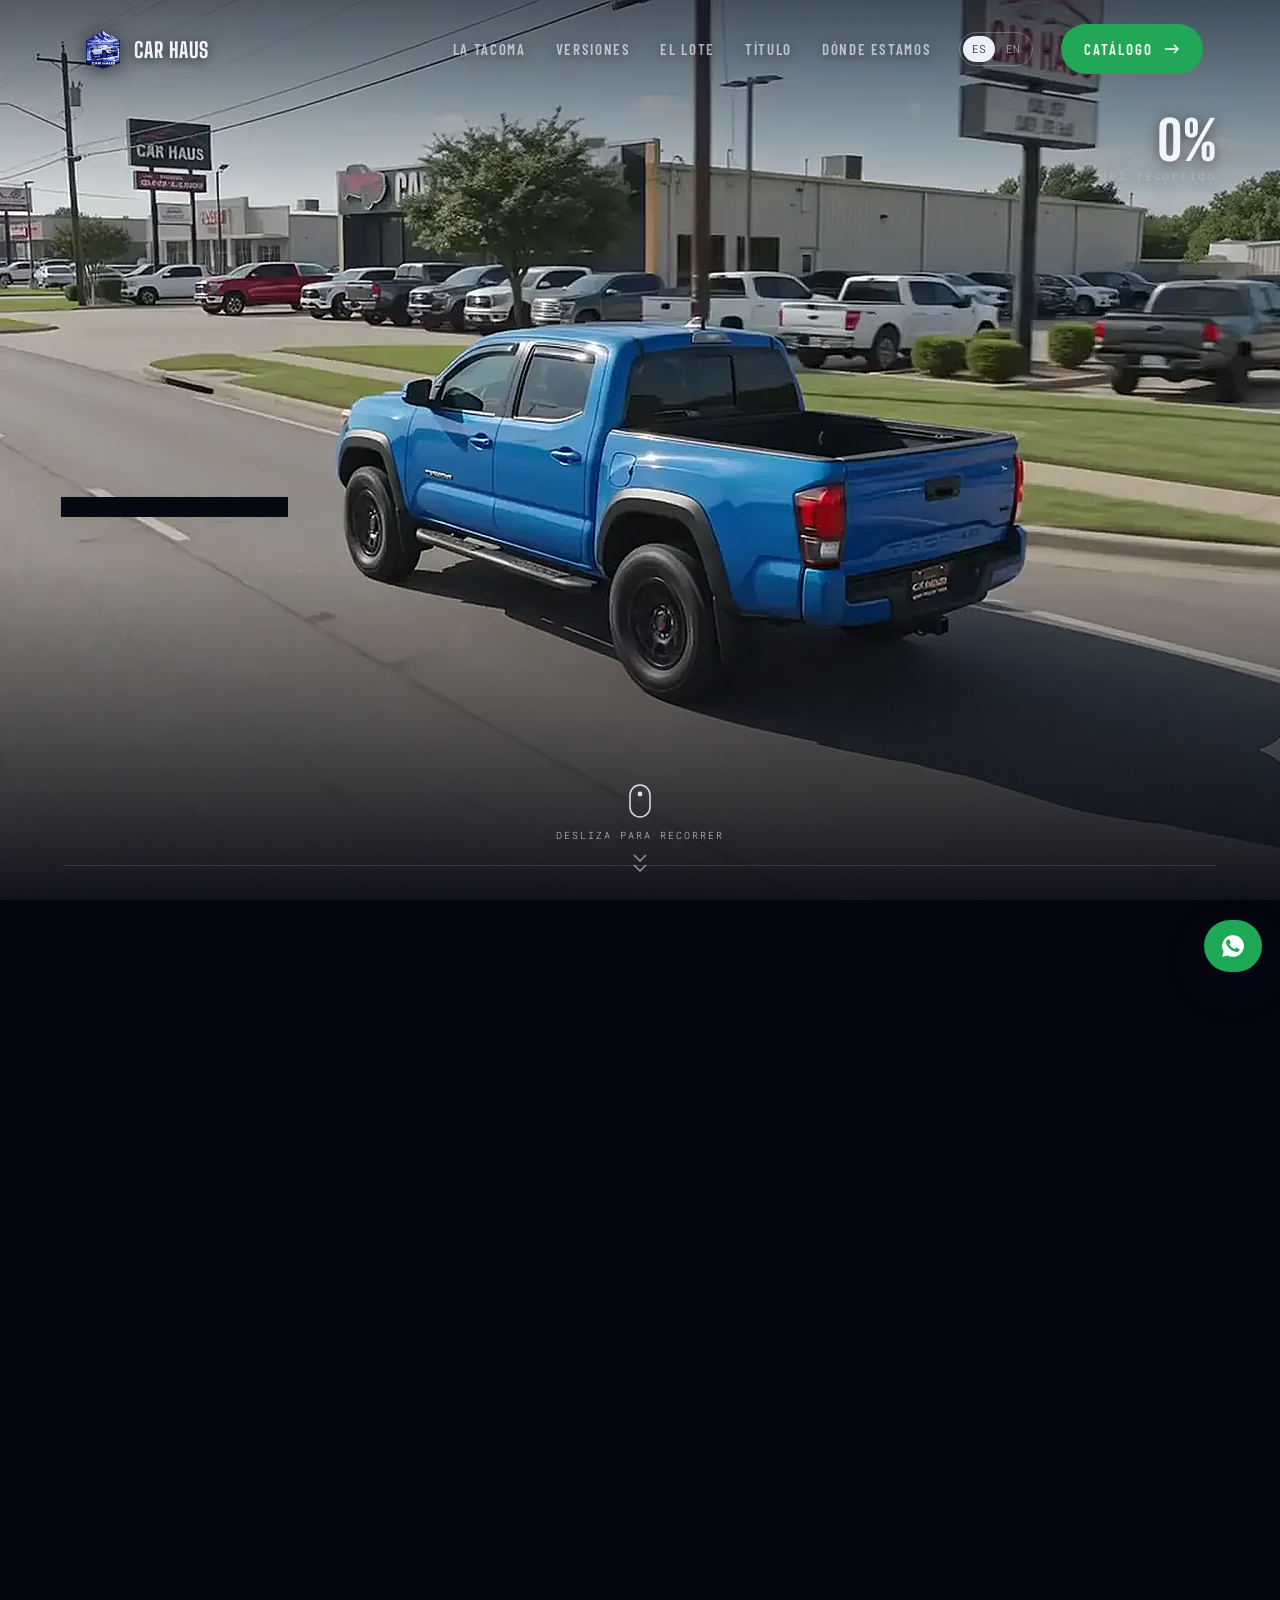
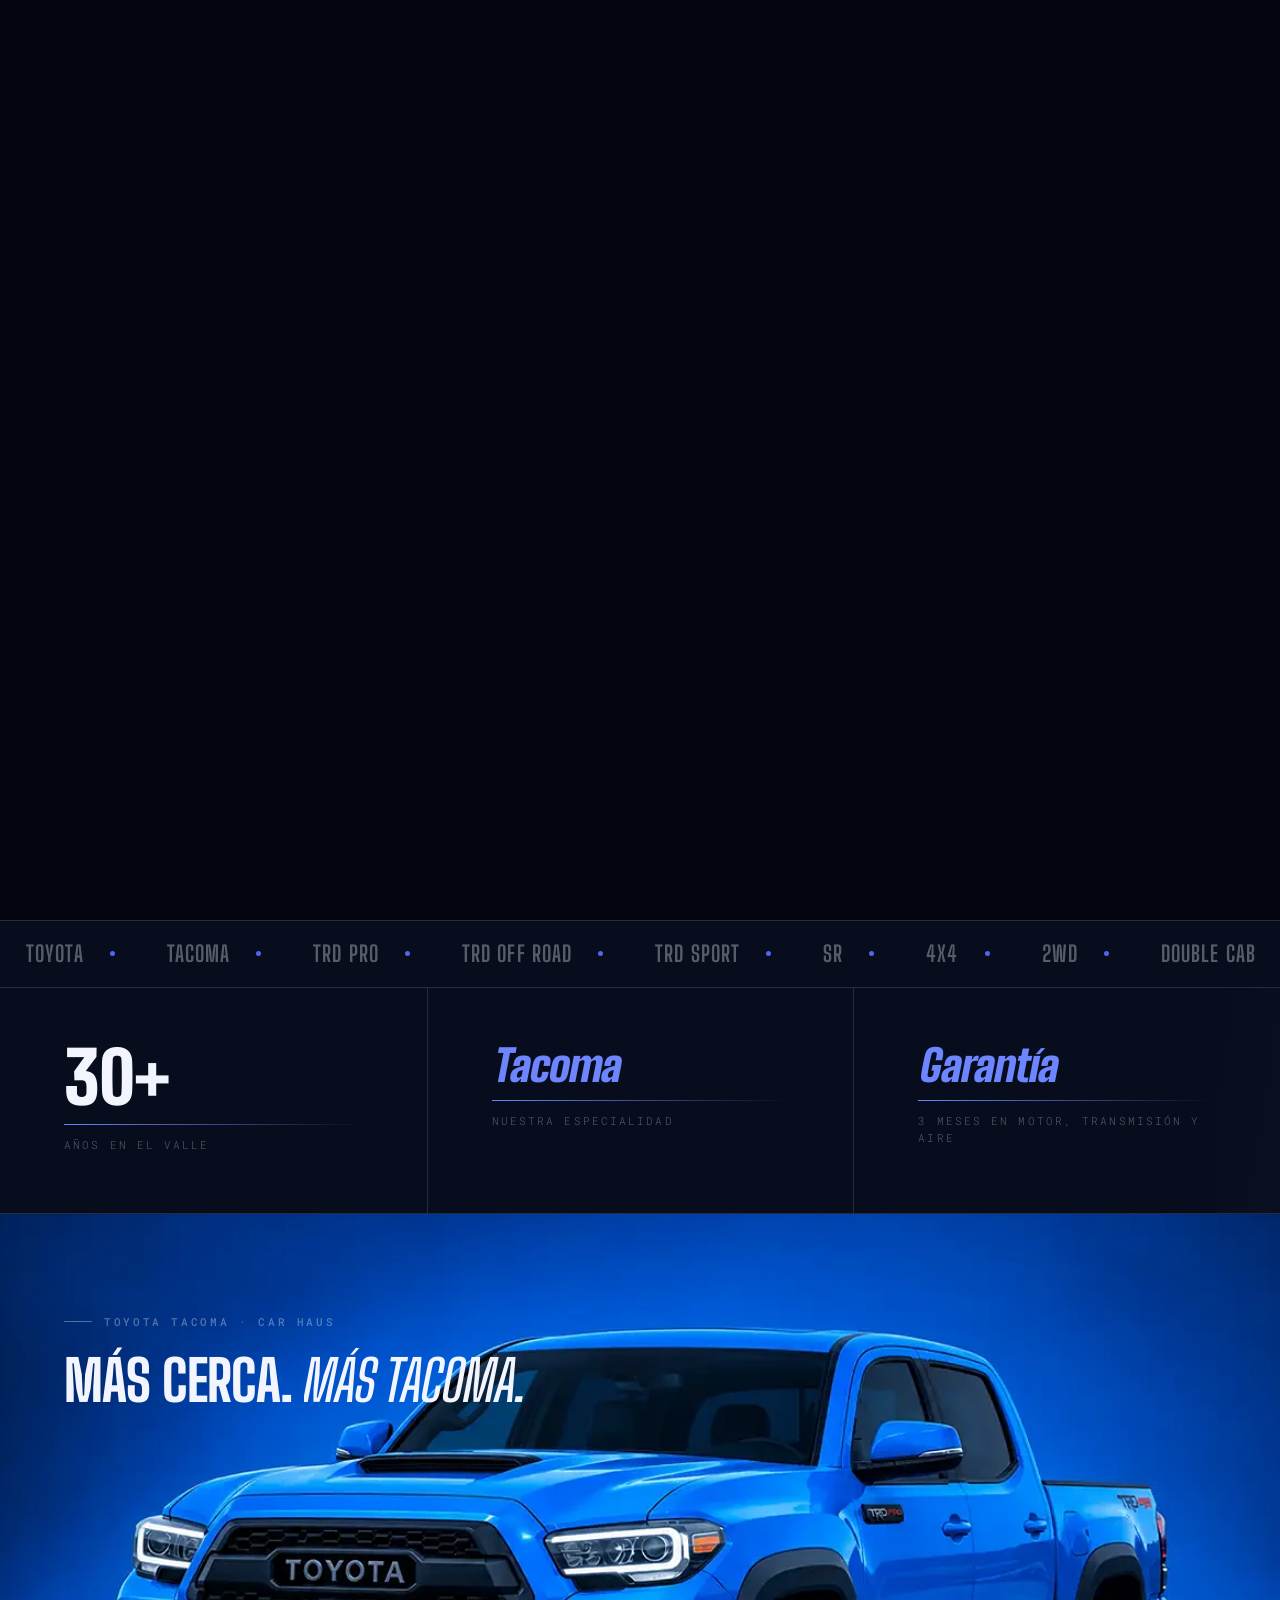
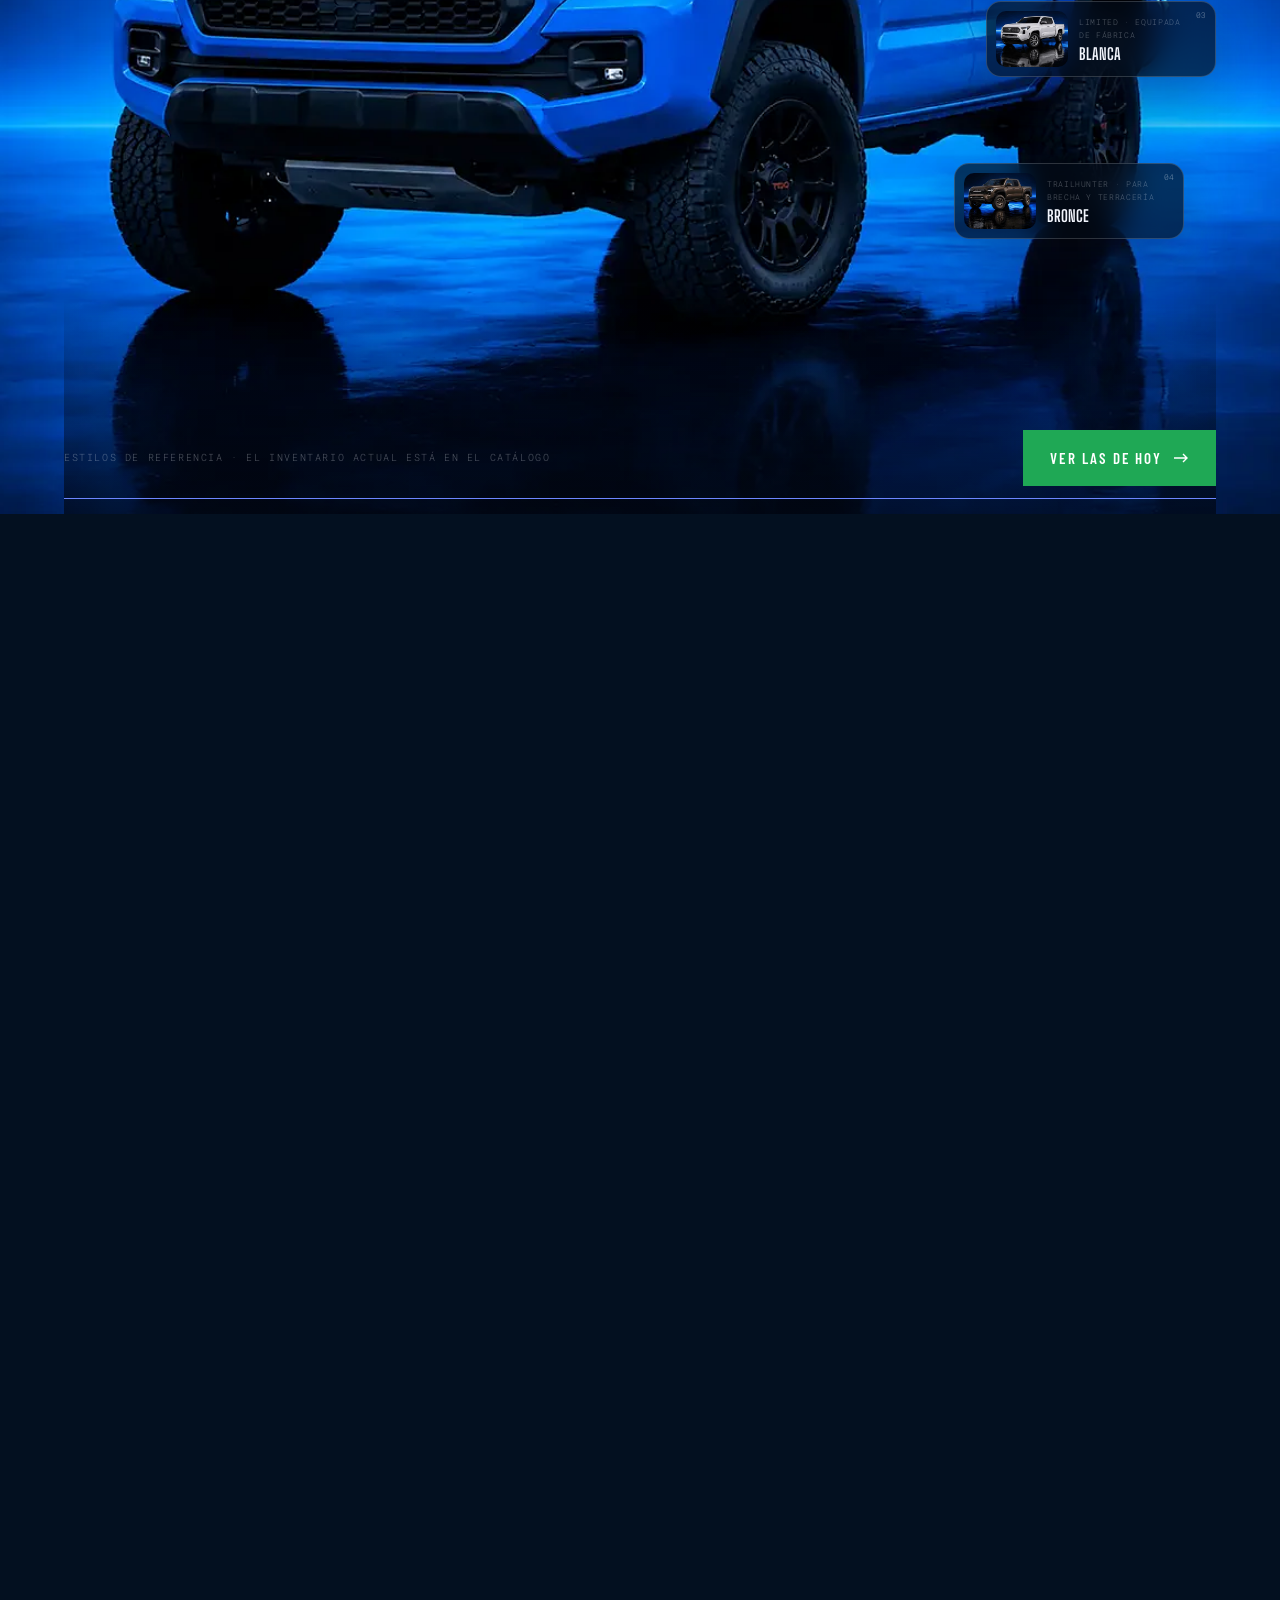
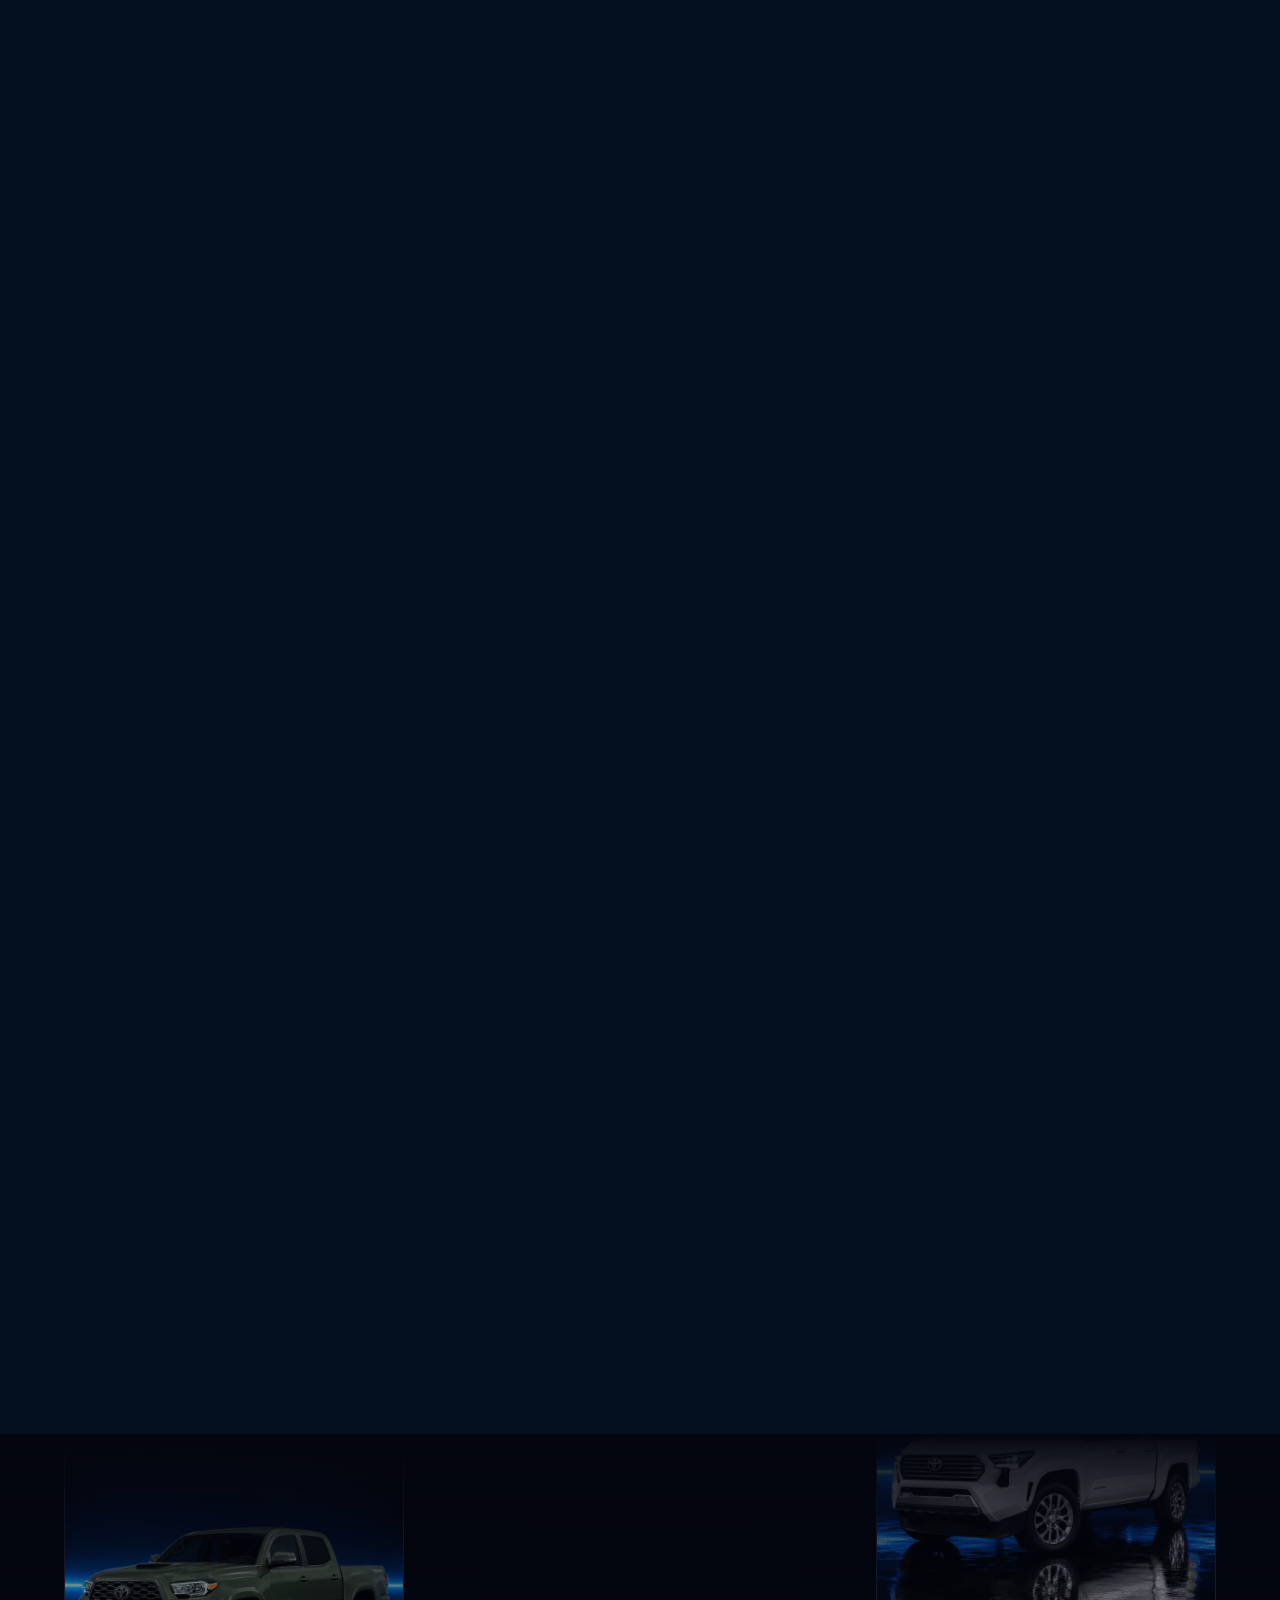
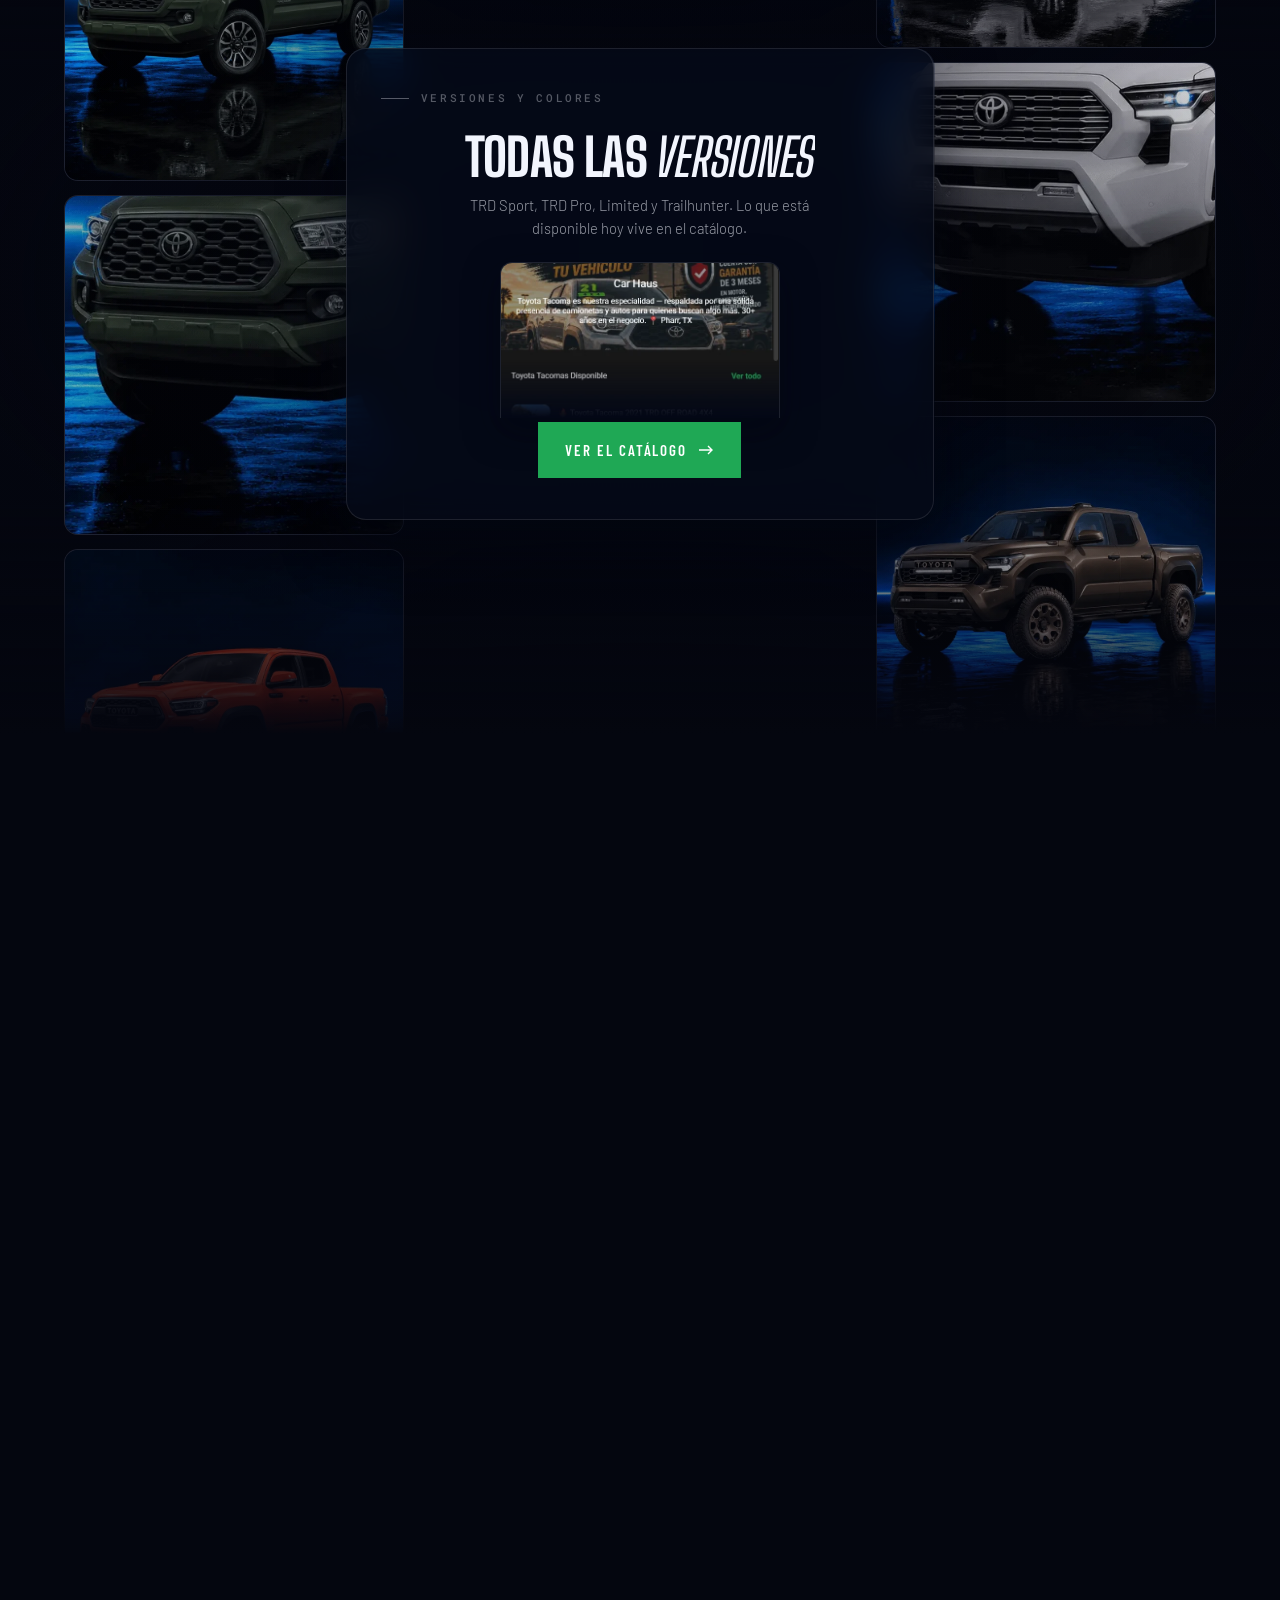
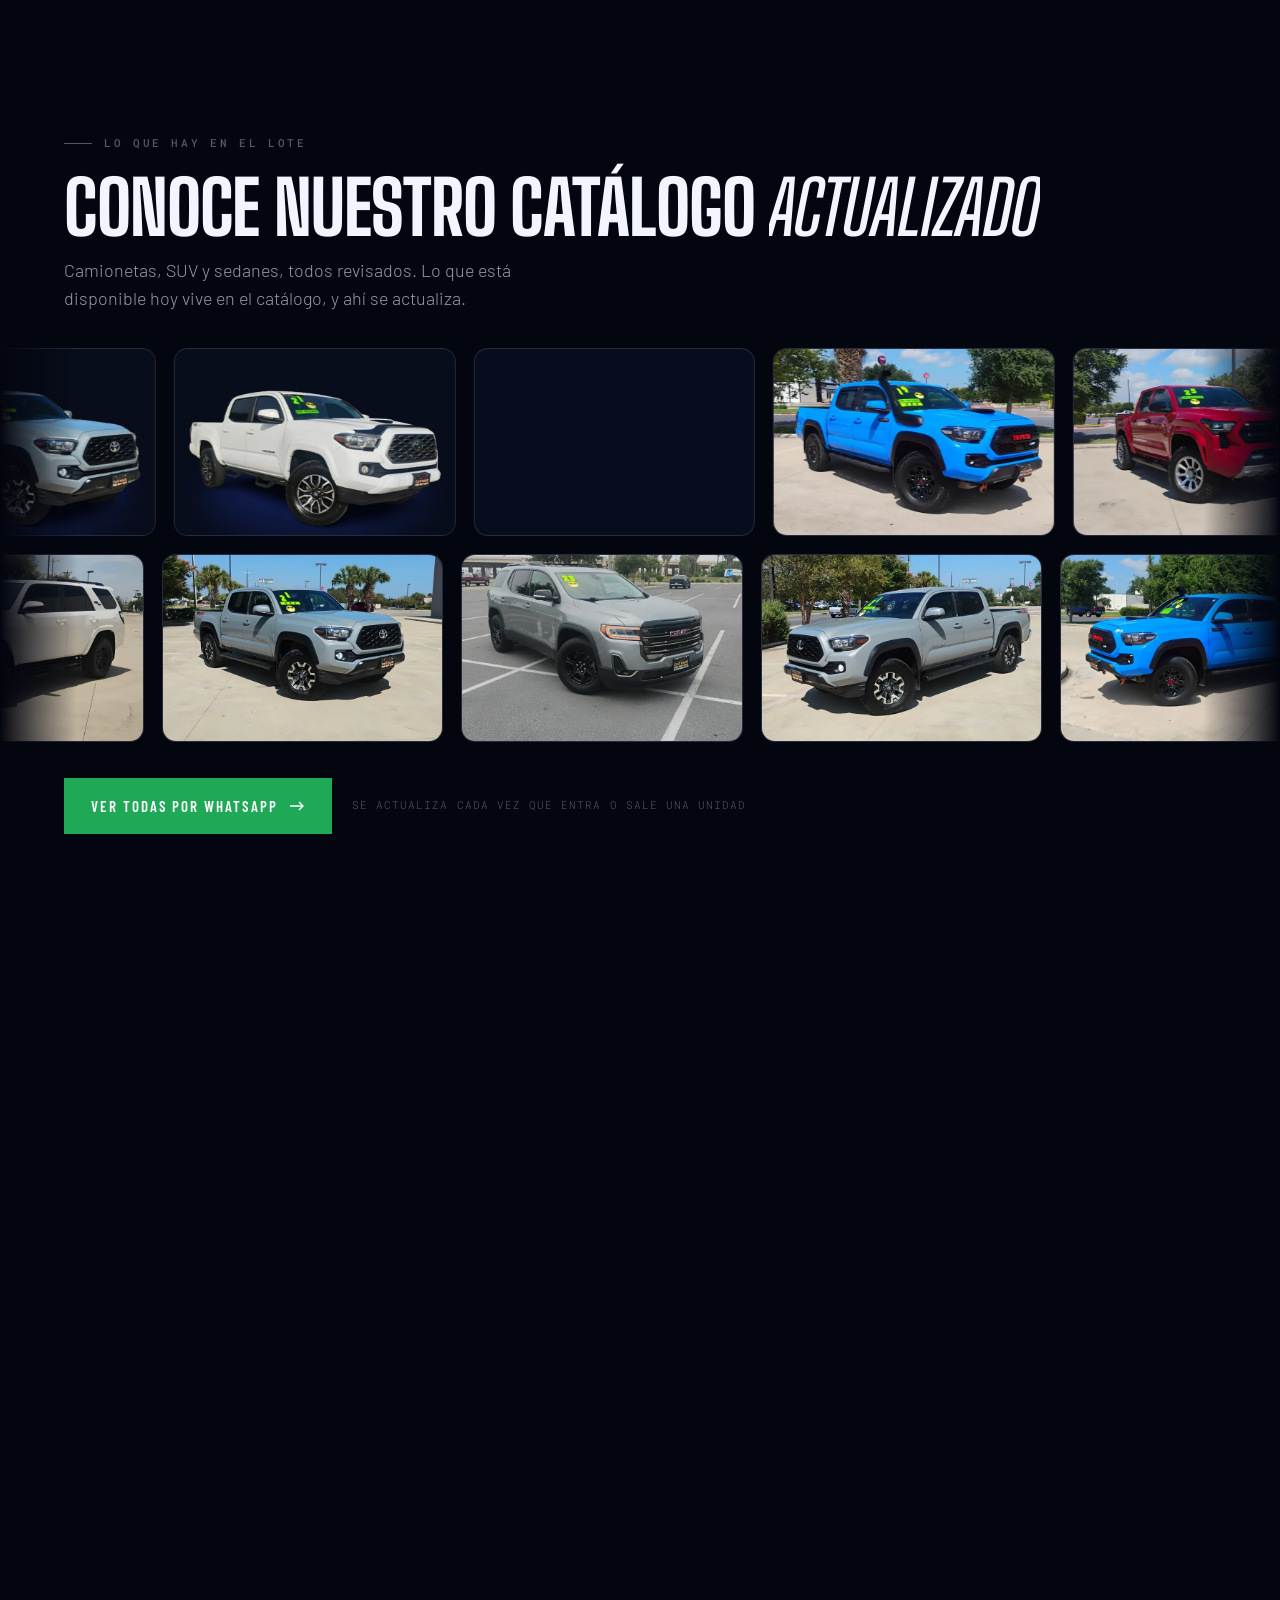
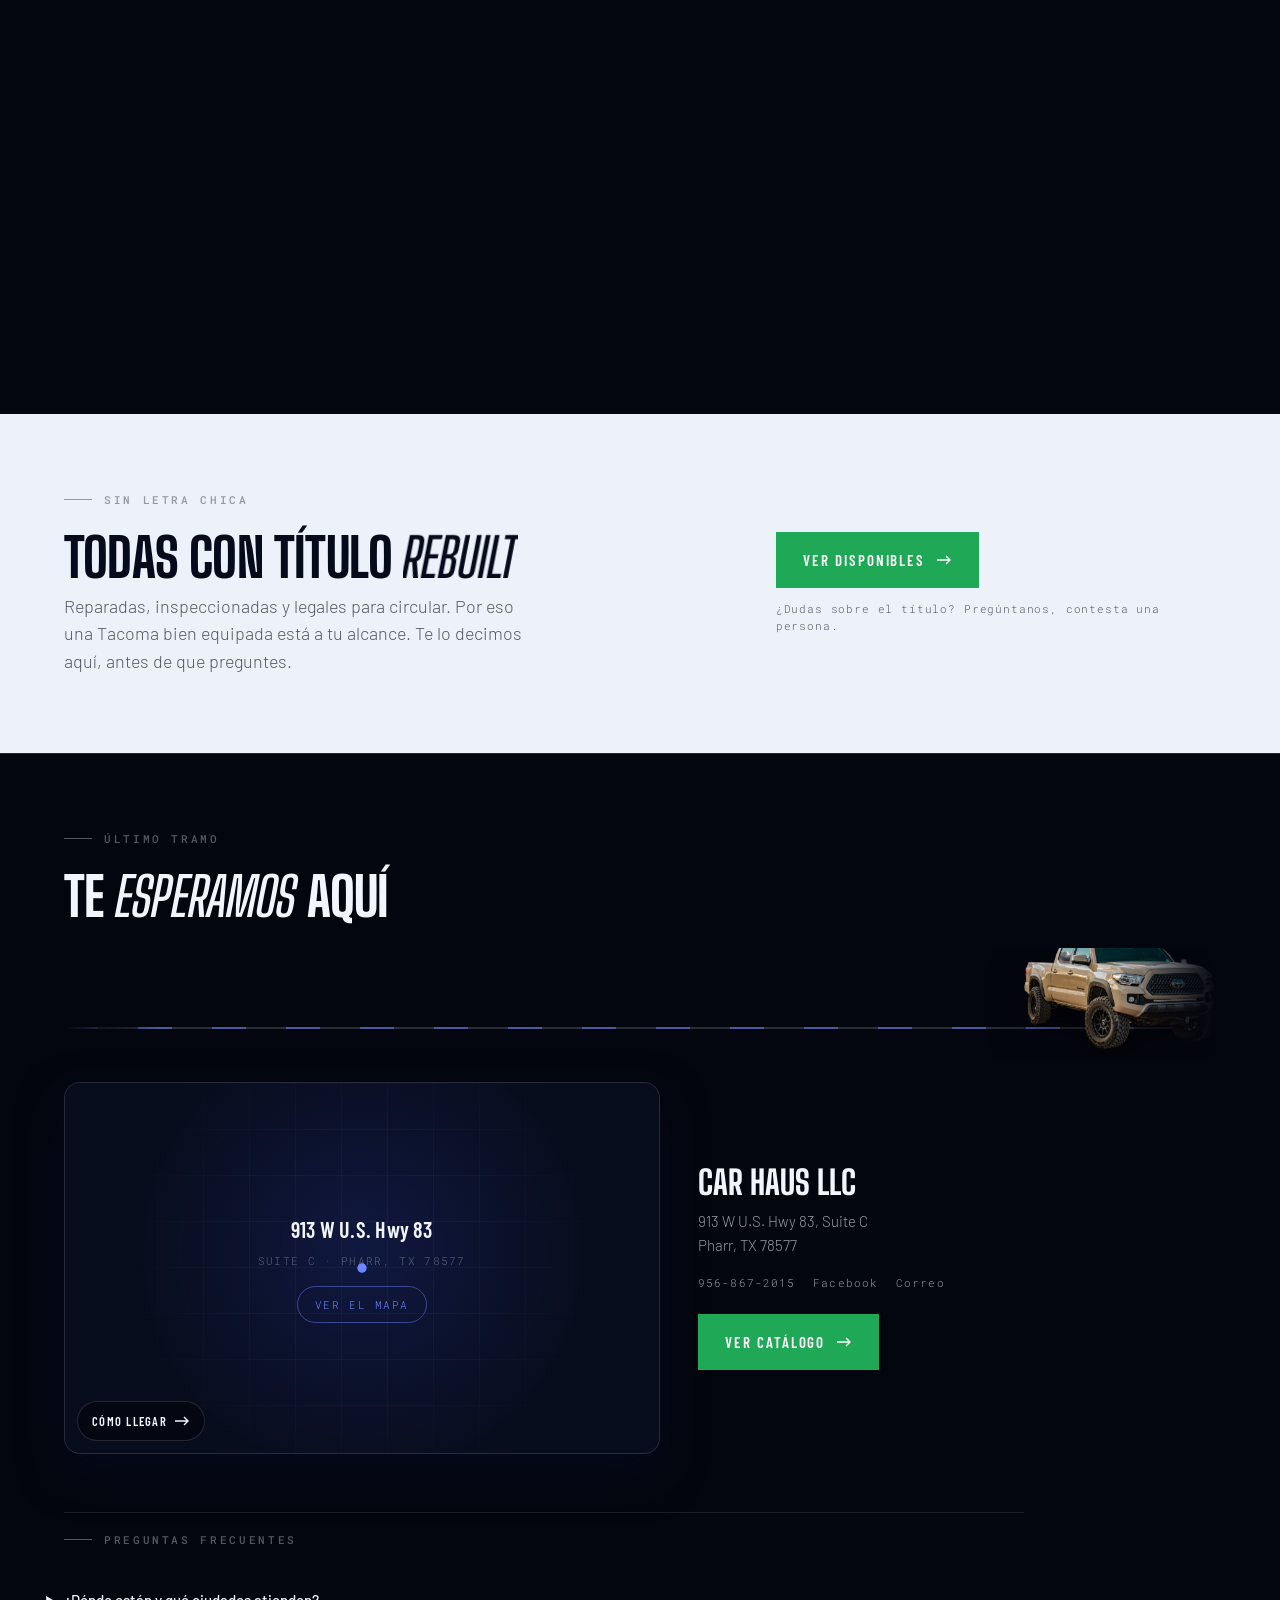
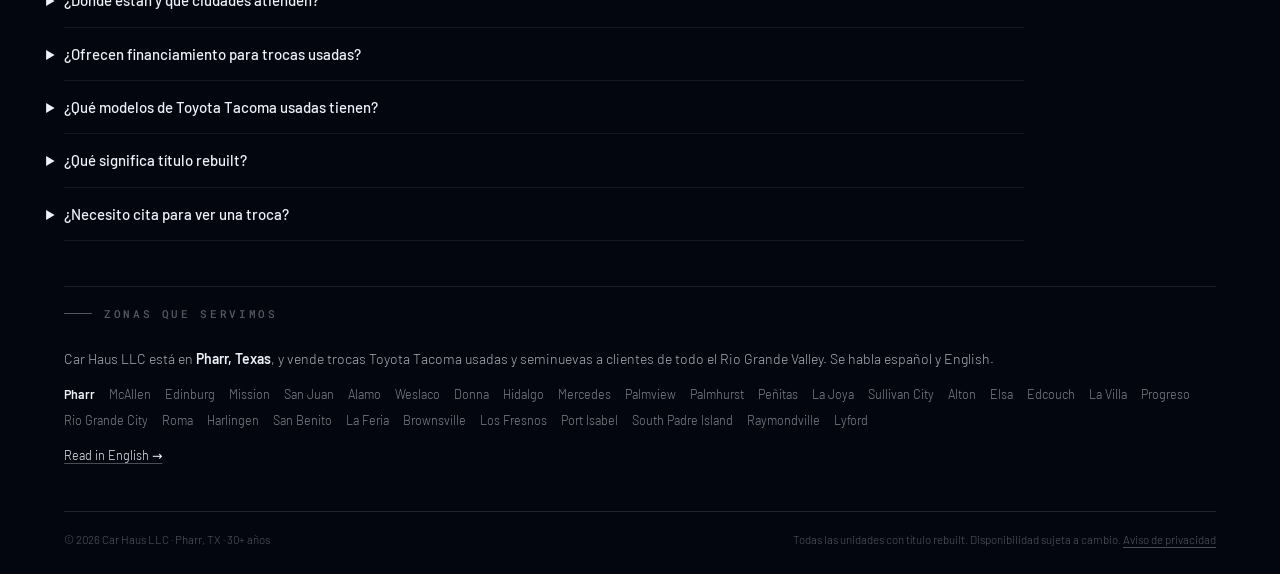
<file: index.html>
<!DOCTYPE html>
<html lang="es-US">
<head>
<meta charset="utf-8">
<meta name="viewport" content="width=device-width, initial-scale=1, viewport-fit=cover">
<title>Toyota Tacoma usadas en Pharr, TX | Car Haus LLC · Used Trucks RGV</title>
<meta name="description" content="Trocas y camionetas seminuevas: Toyota Tacoma usadas en Pharr, TX, a minutos de McAllen, Edinburg, Mission, San Juan, Alamo y Weslaco. TRD Pro, TRD Off Road, TRD Sport y SR inspeccionadas, con financiamiento. Más de 30 años en el Rio Grande Valley.">
<meta name="robots" content="index, follow, max-image-preview:large">
<meta name="geo.region" content="US-TX">
<meta name="geo.placename" content="Pharr, Texas">
<meta name="theme-color" content="#04060F">

<link rel="canonical" href="https://www.carhausrgv.com/">
<link rel="alternate" hreflang="es-US" href="https://www.carhausrgv.com/">
<link rel="alternate" hreflang="en-US" href="https://www.carhausrgv.com/en">
<link rel="alternate" hreflang="x-default" href="https://www.carhausrgv.com/">

<meta property="og:type" content="website">
<meta property="og:site_name" content="Car Haus LLC">
<meta property="og:locale" content="es_US">
<meta property="og:locale:alternate" content="en_US">
<meta property="og:title" content="Toyota Tacoma en Pharr, TX | Car Haus LLC">
<meta property="og:description" content="Más de 30 años en el Valle. Toyota Tacoma 4x4, TRD Off Road, TRD Sport y SR en Car Haus LLC, Pharr, Texas. Financiamiento con crédito aprobado.">
<meta property="og:url" content="https://www.carhausrgv.com/">
<meta property="og:image" content="https://www.carhausrgv.com/assets/og-carhaus.png">
<meta property="og:image:width" content="1200">
<meta property="og:image:height" content="630">
<meta property="og:image:alt" content="Toyota Tacoma en el escenario de Car Haus LLC, Pharr, Texas">
<meta name="twitter:card" content="summary_large_image">
<meta name="twitter:image" content="https://www.carhausrgv.com/assets/og-carhaus.png">

<!-- El navegador pide /favicon.ico y iOS pide /apple-touch-icon.png por su
     cuenta, esten declarados o no. Sin ellos, dos 404 en cada visita. -->
<link rel="icon" href="/favicon.ico" sizes="any">
<link rel="icon" type="image/png" href="assets/logo/carhaus-favicon.png?v=1788542243" sizes="64x64">
<link rel="apple-touch-icon" href="/apple-touch-icon.png">

<link rel="preconnect" href="https://fonts.googleapis.com">
<link rel="preconnect" href="https://fonts.gstatic.com" crossorigin>
<link href="https://fonts.googleapis.com/css2?family=Big+Shoulders+Display:wght@600;700;800;900&family=Barlow:wght@200;300;400;500;600&family=Barlow+Condensed:wght@500;600;700&family=Roboto+Mono:wght@400;500&display=swap" rel="stylesheet">

<!-- El nuevo recorrido del hero es un solo MP4 optimizado. Evitamos cargar
     las 80 imagenes de la secuencia anterior antes de mostrar la pagina. -->
<!-- Primeros cuadros del recorrido. El navegador los pide antes de leer el
     script, asi el hero aparece de inmediato.

     Antes aqui se precargaba hero_video.mp4: 2.85 MB que ya no se usan,
     porque el hero corre con secuencias de imagenes. Era peso tirado en
     cada visita, y en telefono se notaba.

     El atributo media evita bajar los dos juegos: telefono pide film/
     (1150px), el monitor normal film-md/ (1600px) y la pantalla retina o
     ancha film-hd/ (2200px). El corte de telefono es el mismo 767px
     que usa buildHero en script.js. -->
<link rel="preload" as="image" href="assets/360/film/f-001.webp?v=1788542243" media="(max-width: 767px)" fetchpriority="high">
<link rel="preload" as="image" href="assets/360/film/f-002.webp?v=1788542243" media="(max-width: 767px)">
<link rel="preload" as="image" href="assets/360/film-md/f-001.webp?v=1788542243" media="(min-width: 768px) and (max-width: 1899px) and (max-resolution: 1.99dppx)" fetchpriority="high">
<link rel="preload" as="image" href="assets/360/film-md/f-002.webp?v=1788542243" media="(min-width: 768px) and (max-width: 1899px) and (max-resolution: 1.99dppx)">
<link rel="preload" as="image" href="assets/360/film-hd/f-001.webp?v=1788542243" media="(min-width: 1900px), (min-width: 768px) and (min-resolution: 2dppx)" fetchpriority="high">
<link rel="preload" as="image" href="assets/360/film-hd/f-002.webp?v=1788542243" media="(min-width: 1900px), (min-width: 768px) and (min-resolution: 2dppx)">
<!-- El codigo tambien sale versionado: sin esto un navegador testarudo
     puede quedarse con una hoja de estilos vieja aunque el HTML sea nuevo. -->
<link rel="stylesheet" href="style.css?v=1788542243">

<script type="application/ld+json">
{
  "@context": "https://schema.org",
  "@type": "AutoDealer",
  "@id": "https://www.carhausrgv.com/#dealer",
  "name": "Car Haus LLC",
  "telephone": "+1-956-867-2015",
  "email": "jorgealfonsolopez94@gmail.com",
  "url": "https://www.carhausrgv.com/",
  "image": "https://www.carhausrgv.com/assets/og-carhaus.png",
  "address": {
    "@type": "PostalAddress",
    "streetAddress": "913 W U.S. Hwy 83, Suite C",
    "addressLocality": "Pharr",
    "addressRegion": "TX",
    "postalCode": "78577",
    "addressCountry": "US"
  },
  "description": "Toyota Tacoma usadas en Pharr, Texas, para McAllen, Edinburg, Mission, San Juan, Alamo, Weslaco y todo el Rio Grande Valley. Más de 30 años de experiencia. Vehículos inspeccionados con título rebuilt. Financiamiento con crédito aprobado.",
  "hasMap": "https://www.google.com/maps/search/?api=1&query=913+W+U.S.+Hwy+83+Suite+C%2C+Pharr%2C+TX+78577",
  "logo": "https://www.carhausrgv.com/assets/logo/carhaus-logo.webp",
  "priceRange": "$$",
  "knowsLanguage": ["es", "en"],
  "areaServed": [
    {"@type": "City", "name": "Pharr, TX"},
    {"@type": "City", "name": "McAllen, TX"},
    {"@type": "City", "name": "Edinburg, TX"},
    {"@type": "City", "name": "Mission, TX"},
    {"@type": "City", "name": "San Juan, TX"},
    {"@type": "City", "name": "Alamo, TX"},
    {"@type": "City", "name": "Weslaco, TX"},
    {"@type": "City", "name": "Donna, TX"},
    {"@type": "City", "name": "Hidalgo, TX"},
    {"@type": "City", "name": "Mercedes, TX"},
    {"@type": "City", "name": "Palmview, TX"},
    {"@type": "City", "name": "Palmhurst, TX"},
    {"@type": "City", "name": "Peñitas, TX"},
    {"@type": "City", "name": "La Joya, TX"},
    {"@type": "City", "name": "Sullivan City, TX"},
    {"@type": "City", "name": "Alton, TX"},
    {"@type": "City", "name": "Elsa, TX"},
    {"@type": "City", "name": "Edcouch, TX"},
    {"@type": "City", "name": "La Villa, TX"},
    {"@type": "City", "name": "Progreso, TX"},
    {"@type": "City", "name": "Rio Grande City, TX"},
    {"@type": "City", "name": "Roma, TX"},
    {"@type": "City", "name": "Harlingen, TX"},
    {"@type": "City", "name": "San Benito, TX"},
    {"@type": "City", "name": "La Feria, TX"},
    {"@type": "City", "name": "Brownsville, TX"},
    {"@type": "City", "name": "Los Fresnos, TX"},
    {"@type": "City", "name": "Port Isabel, TX"},
    {"@type": "City", "name": "South Padre Island, TX"},
    {"@type": "City", "name": "Raymondville, TX"},
    {"@type": "City", "name": "Lyford, TX"},
    {"@type": "AdministrativeArea", "name": "Rio Grande Valley"}
  ],
  "keywords": "Toyota Tacoma usadas Pharr, trocas usadas Pharr TX, used Toyota Tacoma Pharr, used trucks Pharr TX, used trucks McAllen, trocas usadas McAllen, Tacoma Edinburg, Tacoma Mission TX, car dealer Rio Grande Valley, dealer de trocas RGV, Tacoma TRD Pro, Tacoma TRD Off Road, financiamiento de autos, truck financing RGV, trocas seminuevas Pharr, camionetas usadas Pharr TX, pickups usadas McAllen, carros usados McAllen, dealer que habla español, used pickup trucks McAllen, pre-owned trucks Pharr, used truck dealership near me",
  "sameAs": ["https://www.facebook.com/Carhaus2021"]
}
</script>
<script type="application/ld+json">
{
  "@context": "https://schema.org",
  "@type": "FAQPage",
  "inLanguage": "es-US",
  "mainEntity": [
    {
      "@type": "Question",
      "name": "¿Dónde están y qué ciudades atienden?",
      "acceptedAnswer": {
        "@type": "Answer",
        "text": "Estamos en 913 W U.S. Hwy 83, Suite C, en Pharr, Texas. Atendemos a clientes de McAllen, Edinburg, Mission, San Juan, Alamo, Weslaco y todo el Rio Grande Valley."
      }
    },
    {
      "@type": "Question",
      "name": "¿Ofrecen financiamiento para trocas usadas?",
      "acceptedAnswer": {
        "@type": "Answer",
        "text": "Sí. Financiamos tu Toyota Tacoma usada con crédito aprobado. Escríbenos por WhatsApp o llama al 956-867-2015 para empezar."
      }
    },
    {
      "@type": "Question",
      "name": "¿Qué modelos de Toyota Tacoma usadas tienen?",
      "acceptedAnswer": {
        "@type": "Answer",
        "text": "Trabajamos Tacoma TRD Pro, TRD Off Road, TRD Sport y SR, en 4x4 y 2WD, Double Cab y Access Cab. El inventario cambia; el catálogo de WhatsApp muestra lo disponible."
      }
    },
    {
      "@type": "Question",
      "name": "¿Qué significa título rebuilt?",
      "acceptedAnswer": {
        "@type": "Answer",
        "text": "Es un vehículo que tuvo título salvage, fue reparado y pasó la inspección del estado de Texas. Todas nuestras unidades tienen título rebuilt y lo decimos de frente."
      }
    },
    {
      "@type": "Question",
      "name": "¿Necesito cita para ver una troca?",
      "acceptedAnswer": {
        "@type": "Answer",
        "text": "No. Pasa sin cita al lote en Pharr y te enseñamos la unidad completa, arriba y abajo."
      }
    }
  ]
}
</script>
</head>
<body>
  <a class="skip" href="#inventario">Saltar a los vehículos</a>
  <div id="root"></div>
  <noscript>
    <h1>Toyota Tacoma usadas en Pharr, Texas | Car Haus LLC</h1>
    <p>Car Haus LLC vende Toyota Tacoma TRD Pro, TRD Off Road, TRD Sport y SR en Pharr, TX, inspeccionadas y con financiamiento con crédito aprobado. Más de 30 años en el Rio Grande Valley.</p>
    <p>913 W U.S. Hwy 83, Suite C, Pharr, TX 78577 · <a href="tel:+19568672015">956-867-2015</a></p>
    <p>Servimos a Pharr, McAllen, Edinburg, Mission, San Juan, Alamo, Weslaco, Donna, Hidalgo, Mercedes, La Joya, Rio Grande City, Harlingen, Brownsville y todo el Valle.</p>
    <p lang="en">Used Toyota Tacoma trucks in Pharr, TX, serving the whole Rio Grande Valley. <a href="/en" hreflang="en">Read in English</a>.</p>
    <h2>¿Ofrecen financiamiento?</h2>
    <p>Sí, con crédito aprobado. Requisitos: identificación, comprobante de ingresos y enganche.</p>
    <h2>¿Qué es un título rebuilt?</h2>
    <p>Un vehículo que tuvo título salvage, fue reparado y pasó la inspección del estado de Texas. Todas nuestras unidades lo tienen y lo decimos de frente.</p>
    <h2>¿Tienen garantía?</h2>
    <p>Sí, 3 meses en motor, transmisión y aire acondicionado.</p>
    <h2>¿Necesito cita?</h2>
    <p>No. Pasa al lote en Pharr sin cita. El inventario del día está en el catálogo de WhatsApp: https://wa.me/c/19568672015</p>
    <p>Se habla español · We speak English.</p>
  </noscript>
  <script src="script.js?v=1788542243"></script>
</body>
</html>

<!-- Preview del hero optimizado en Vercel. -->
</file>
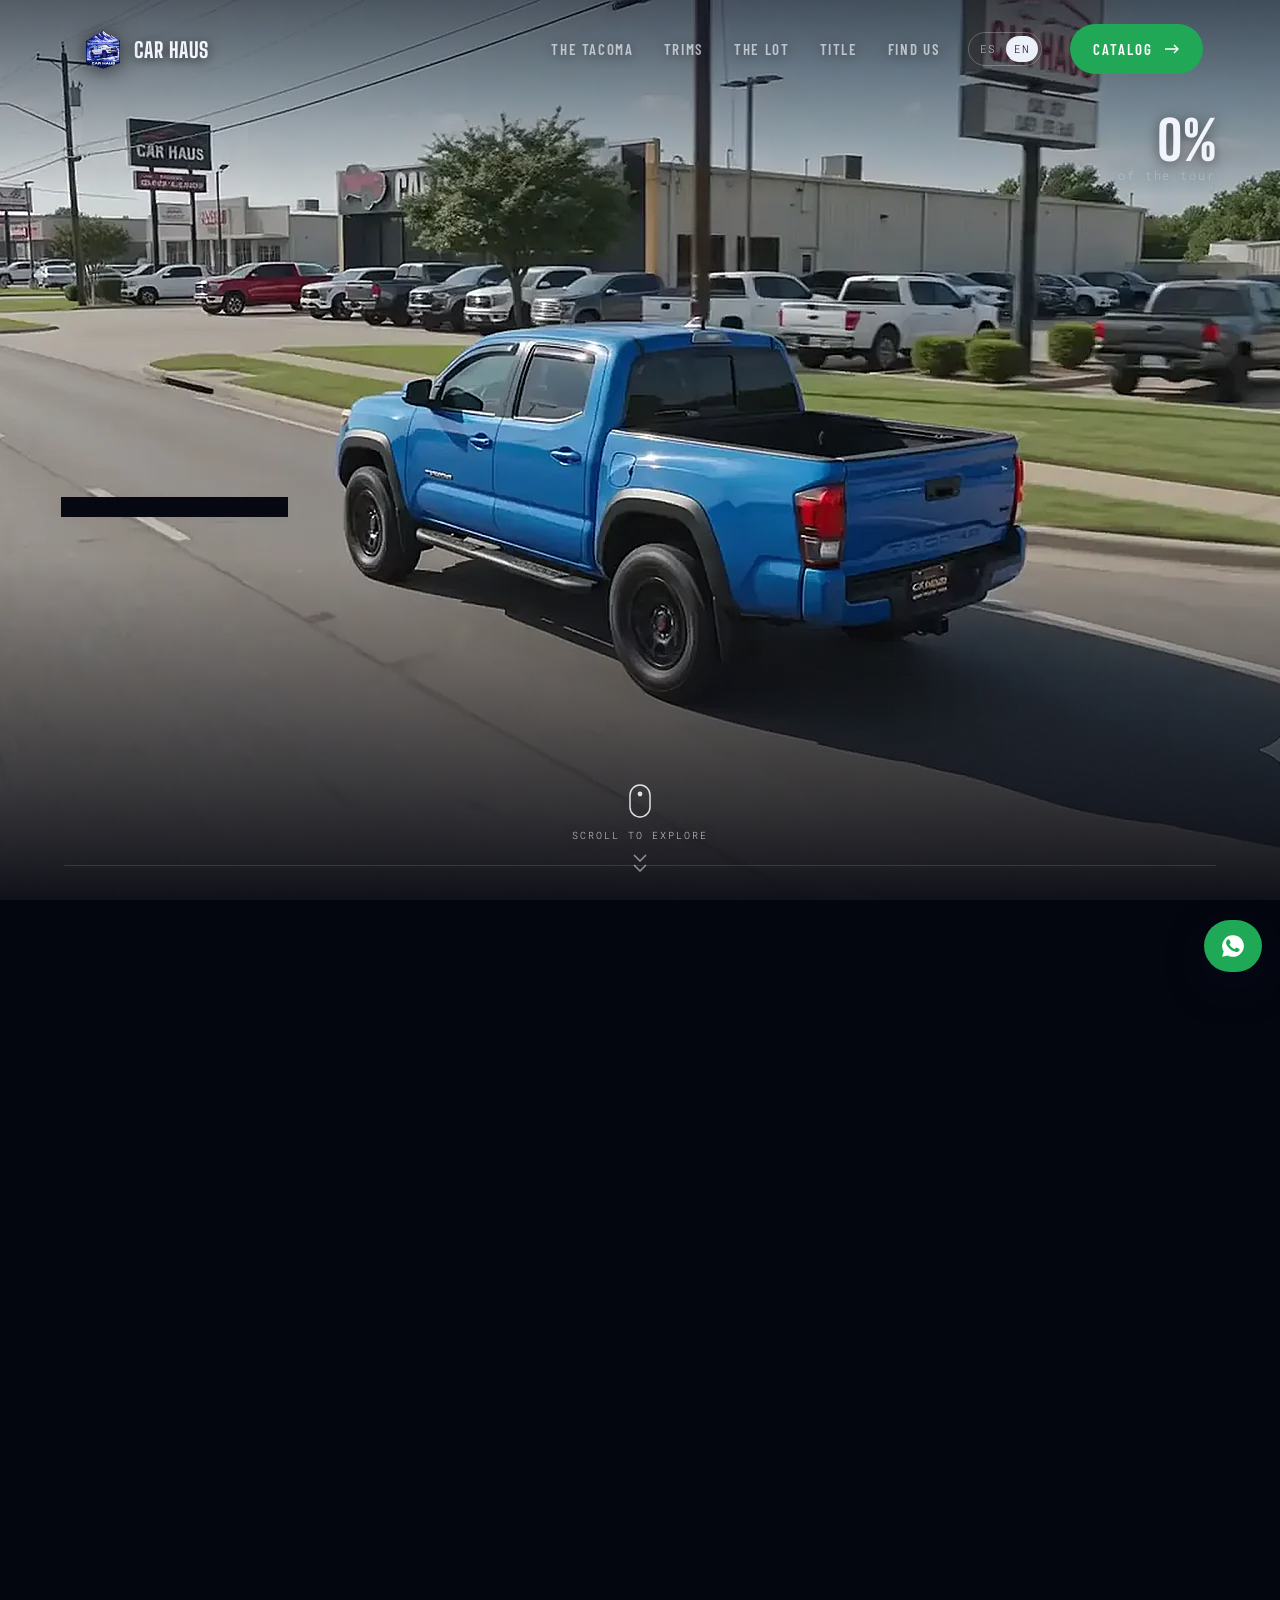
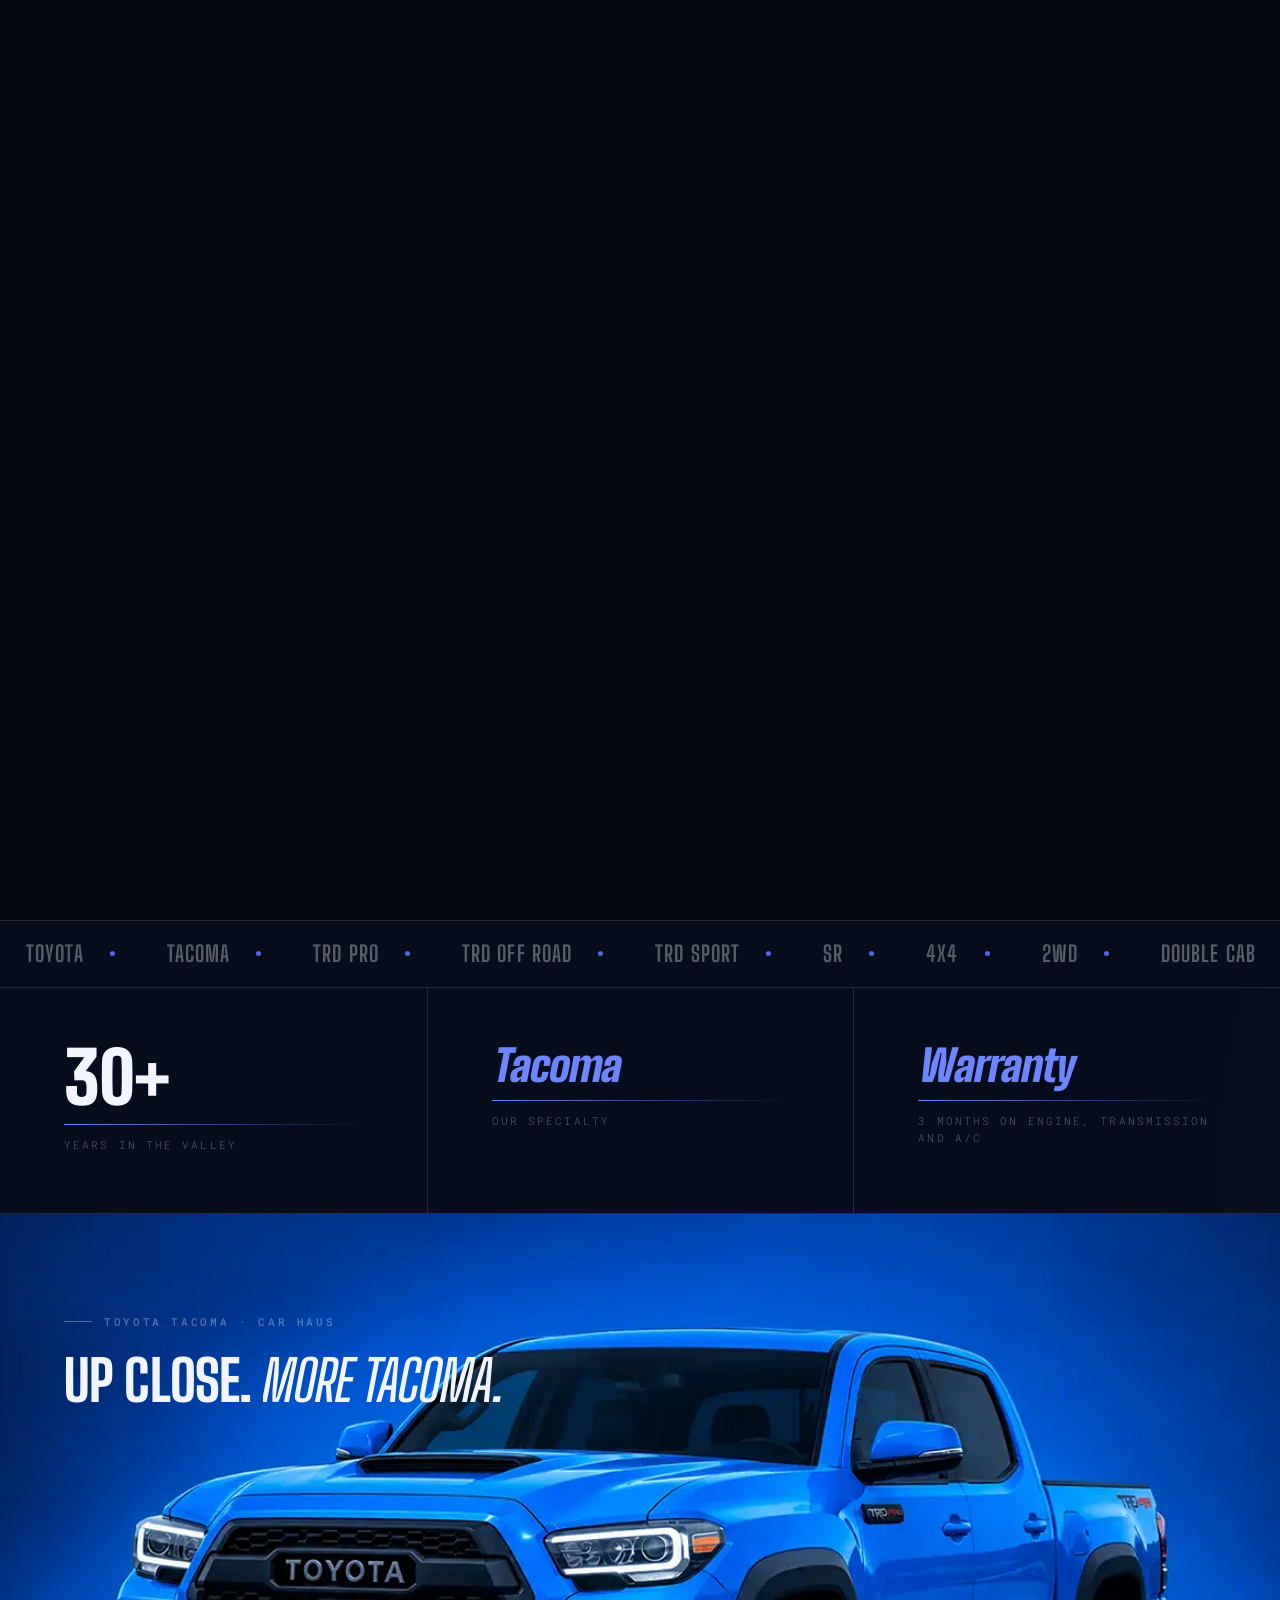
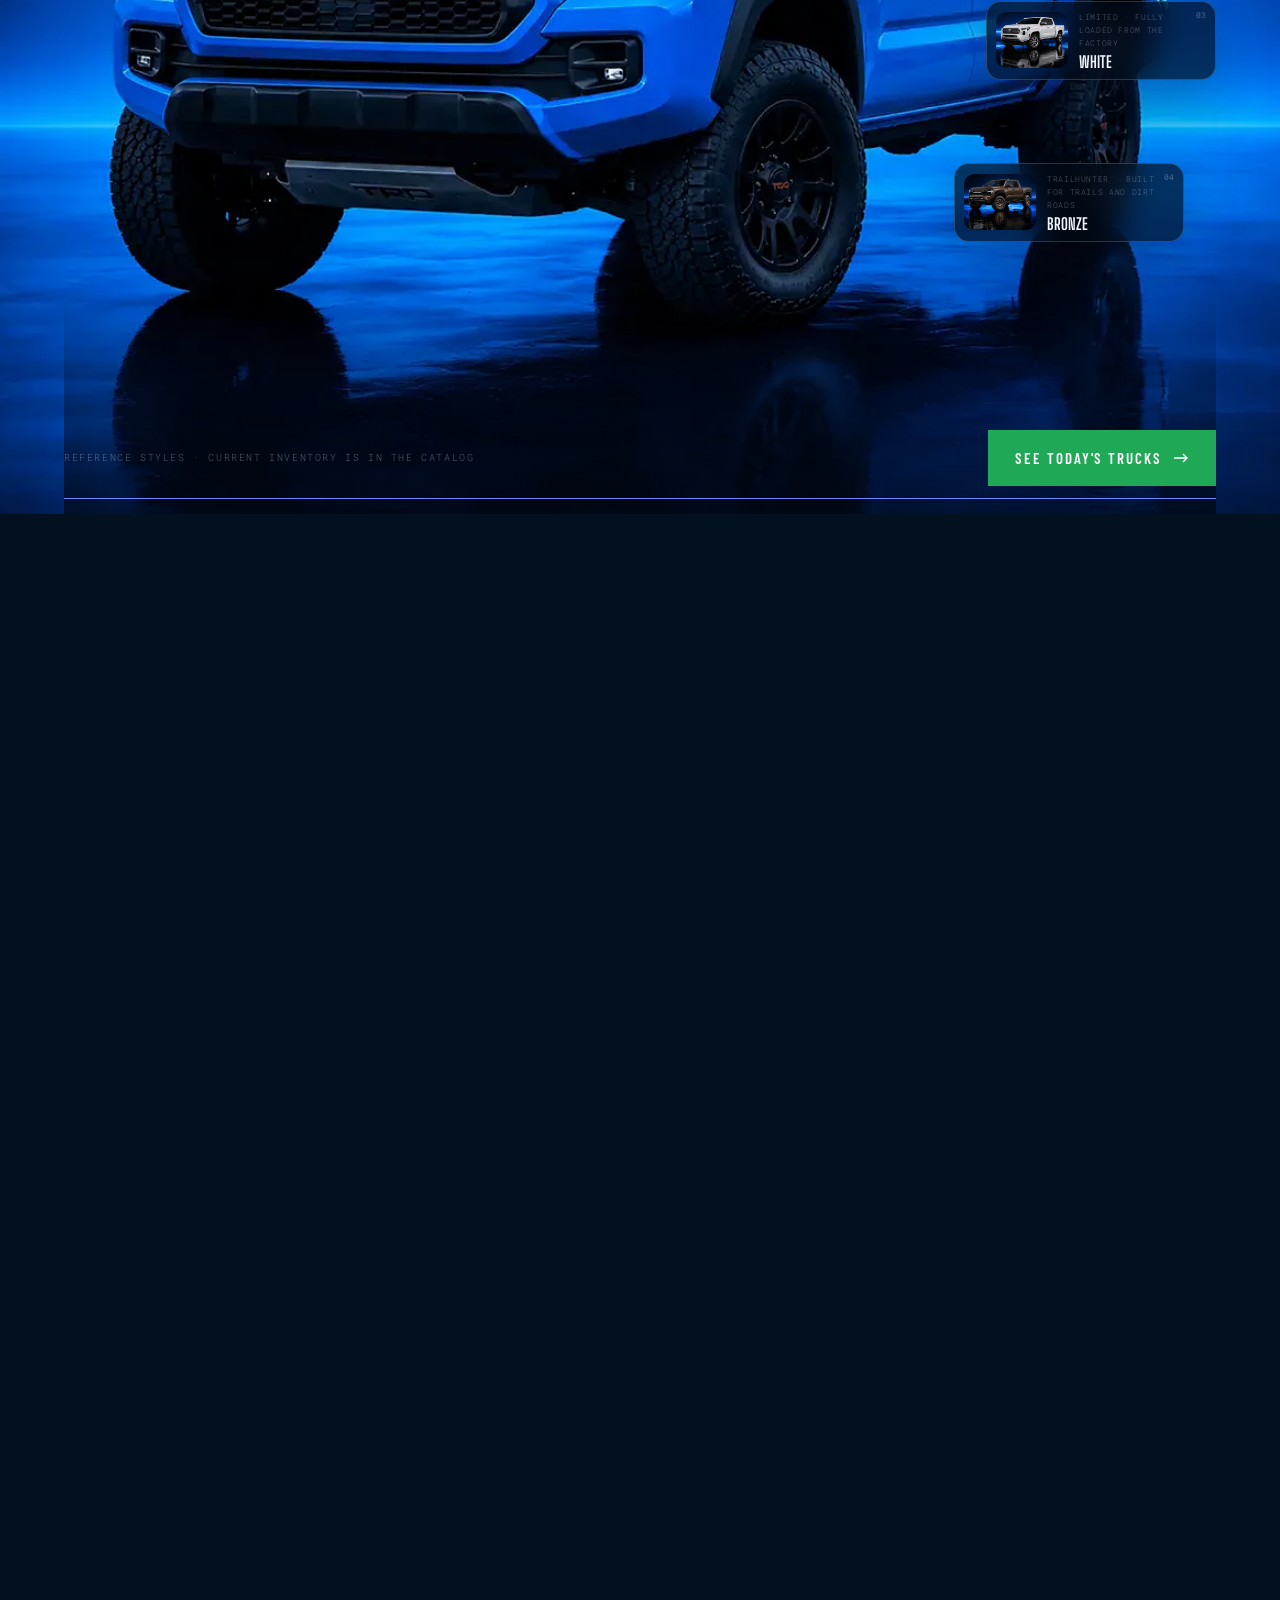
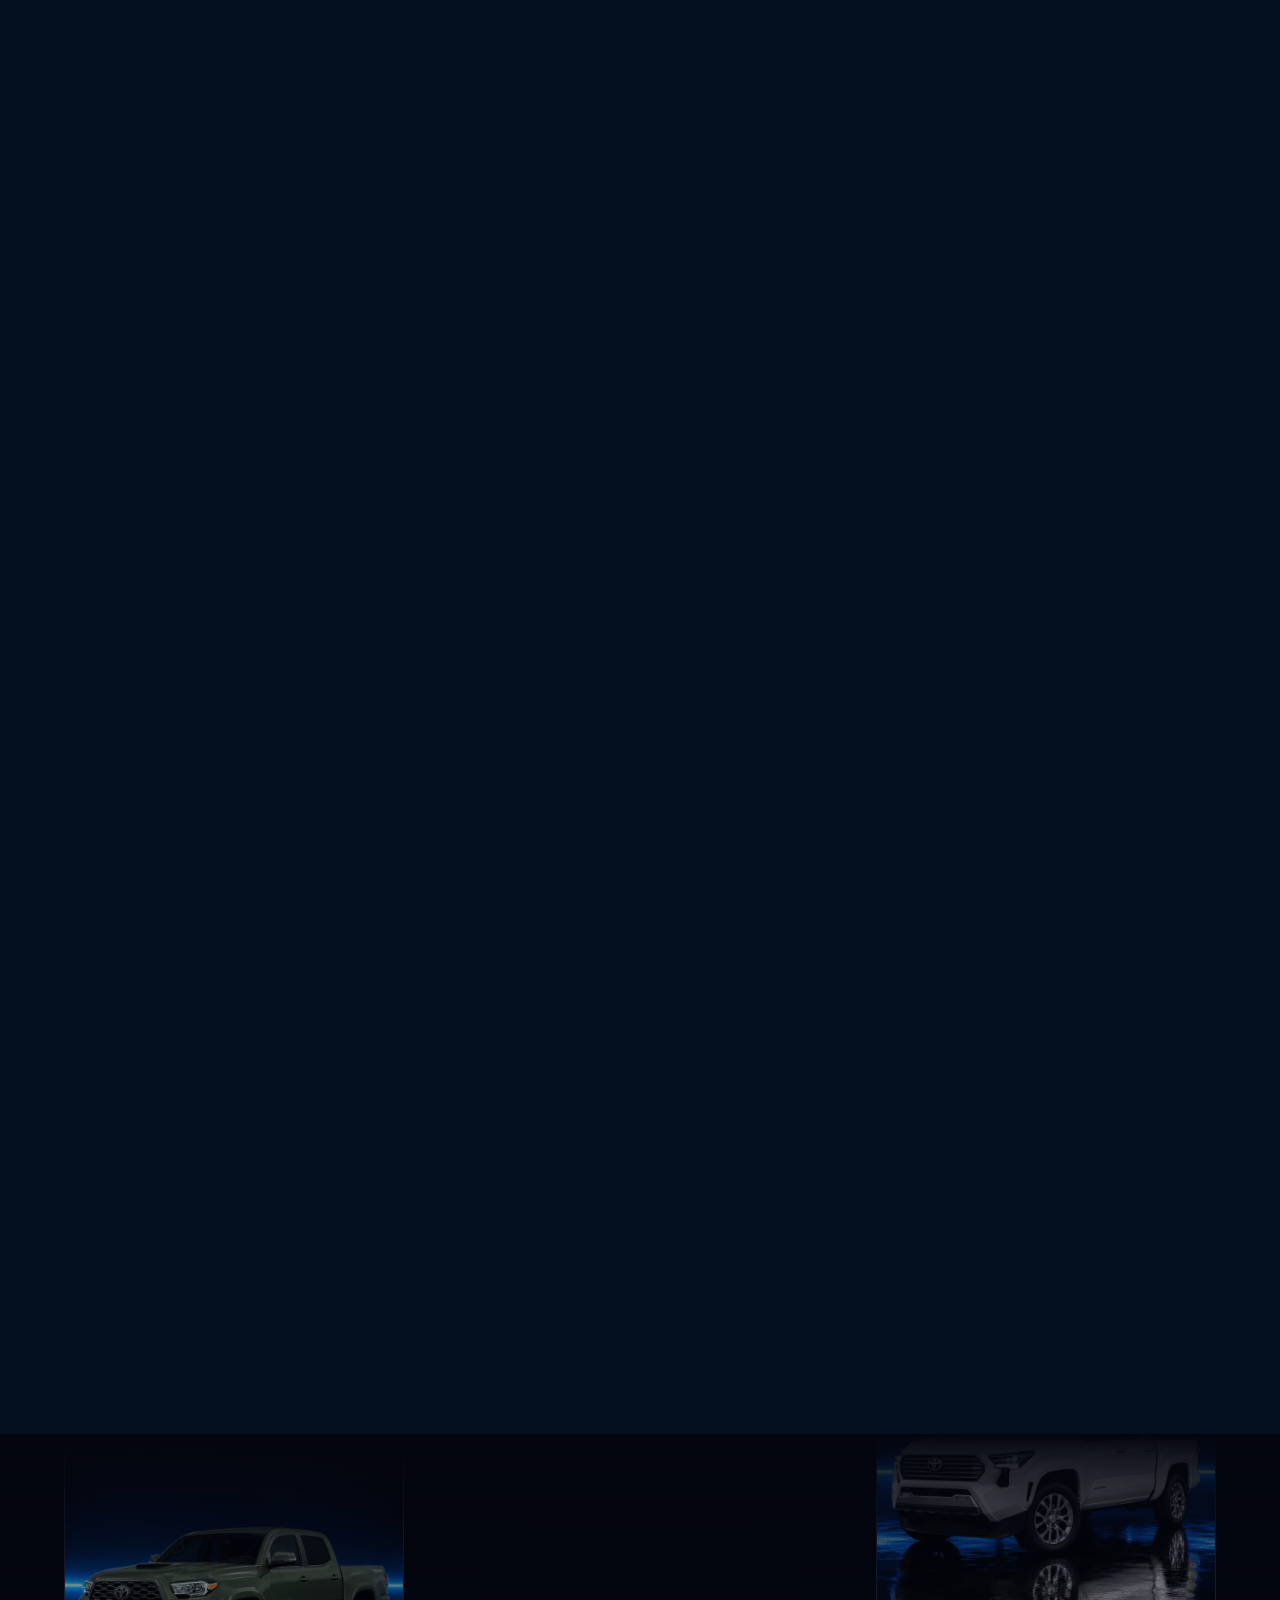
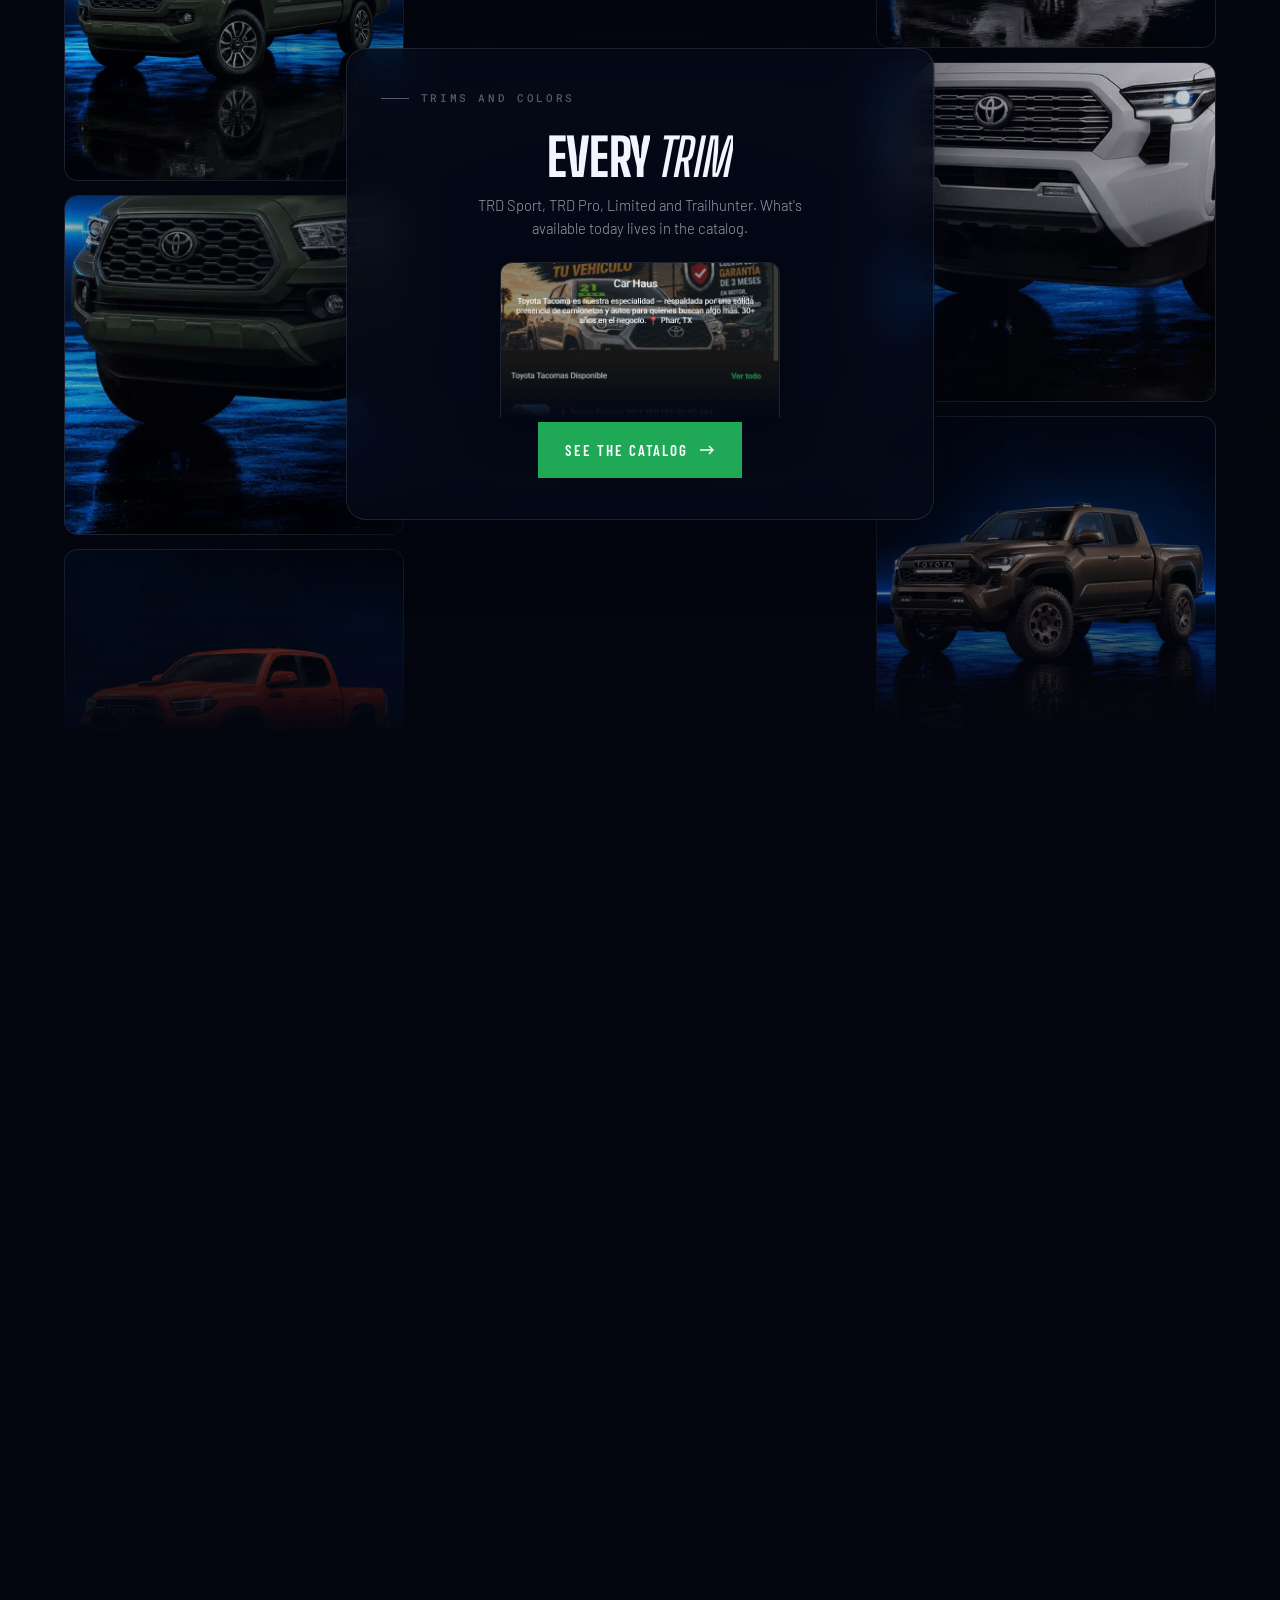
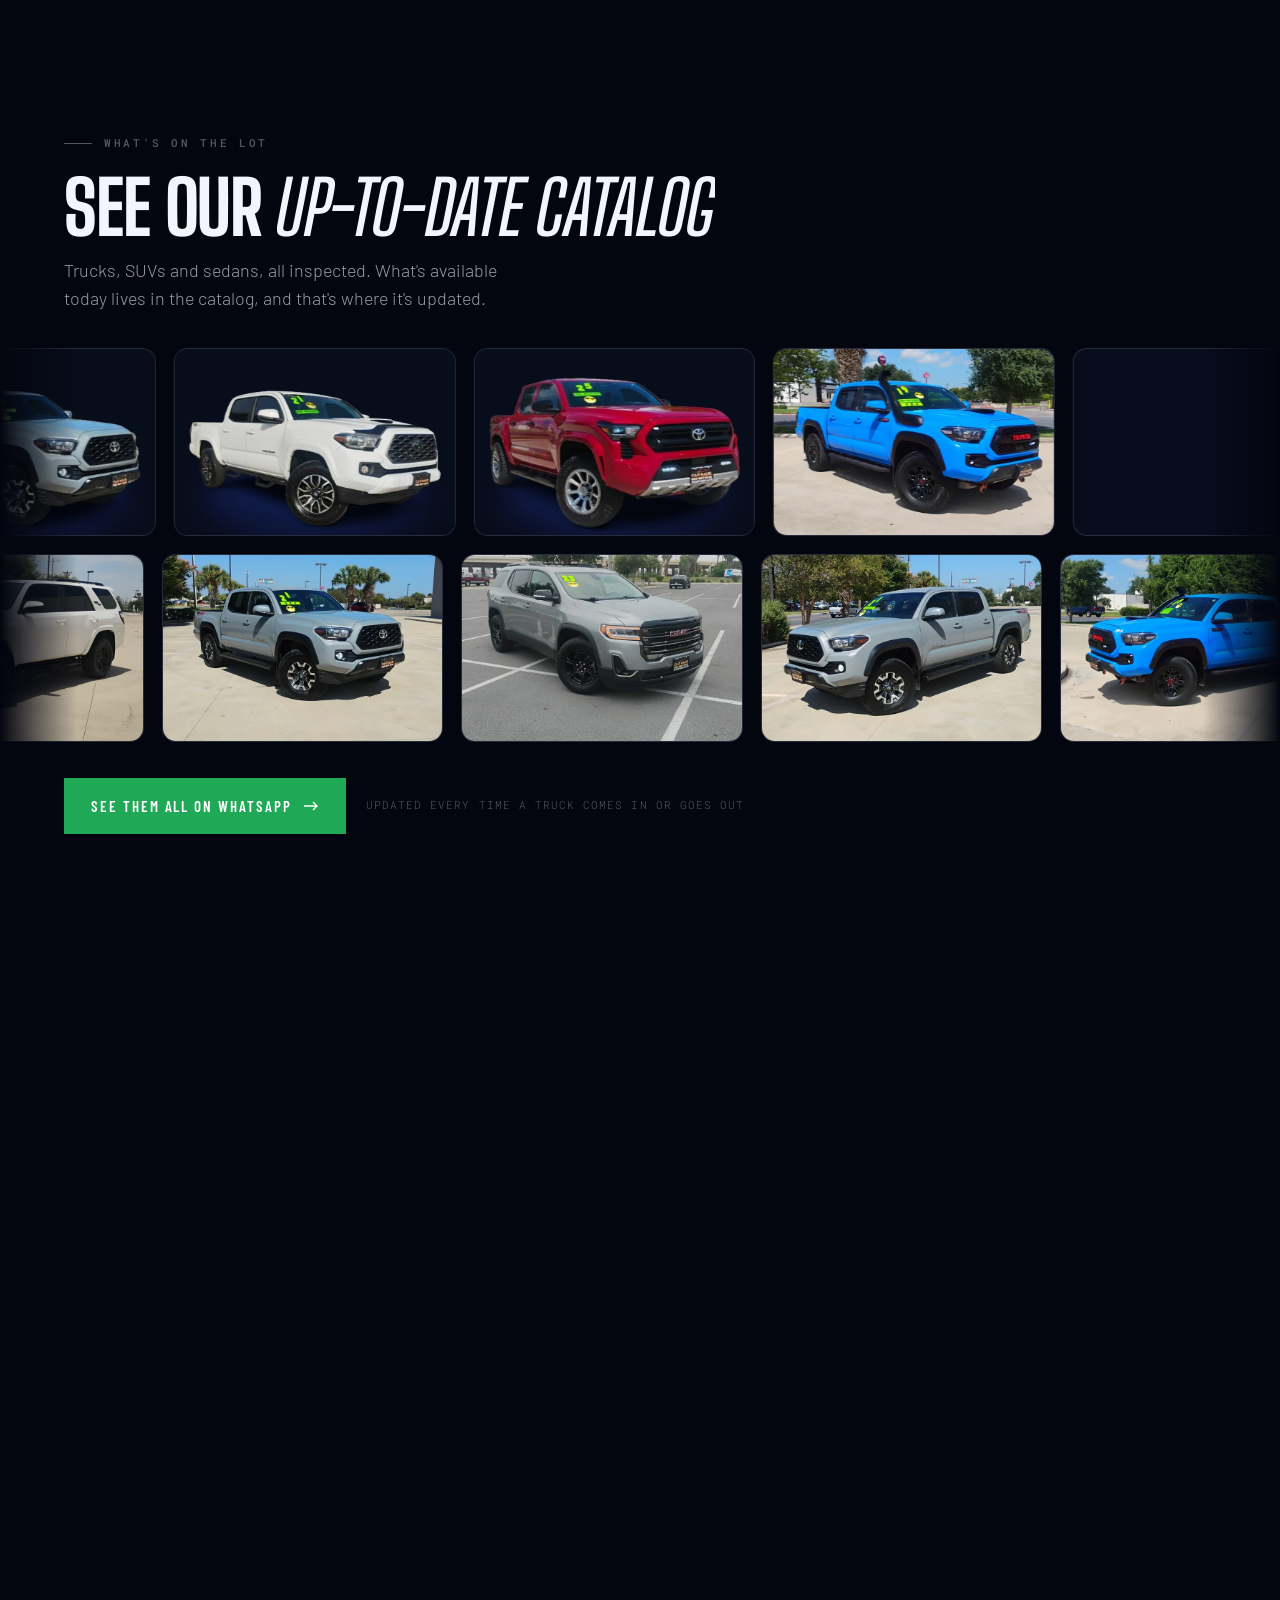
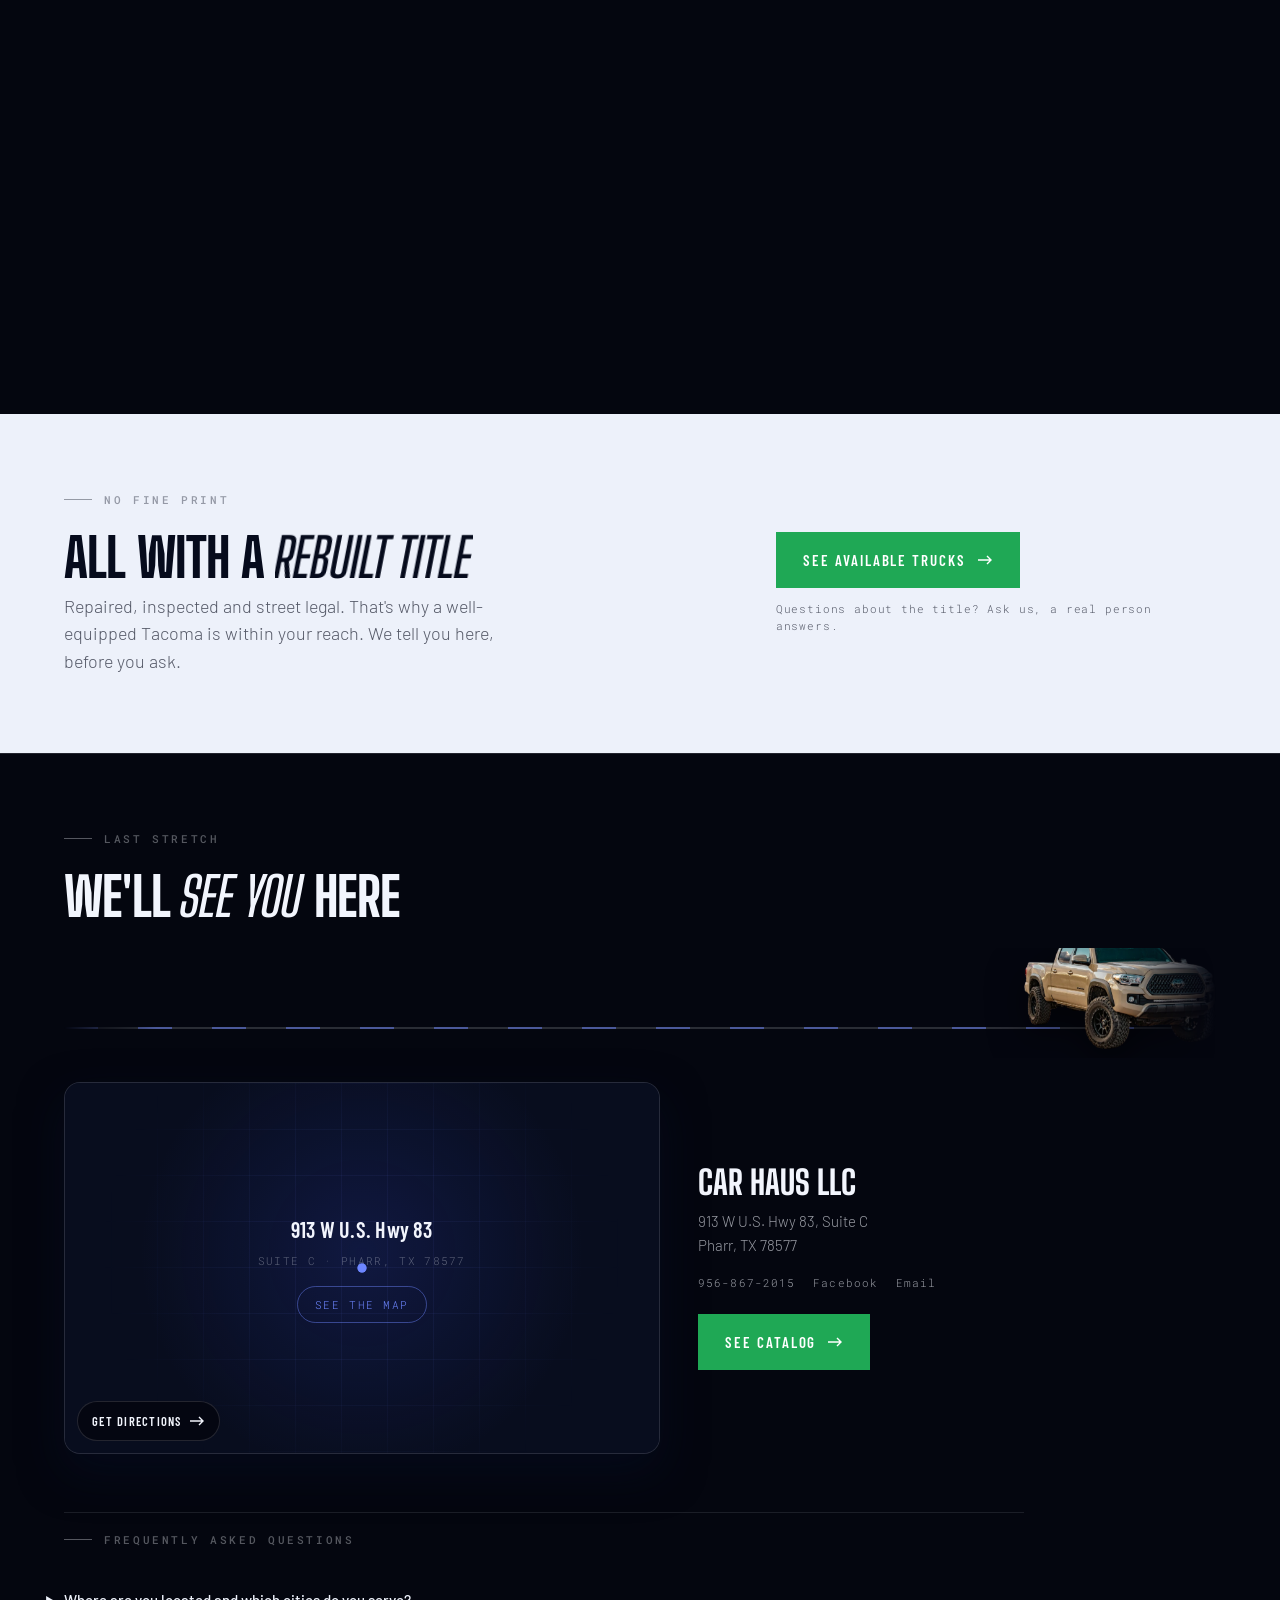
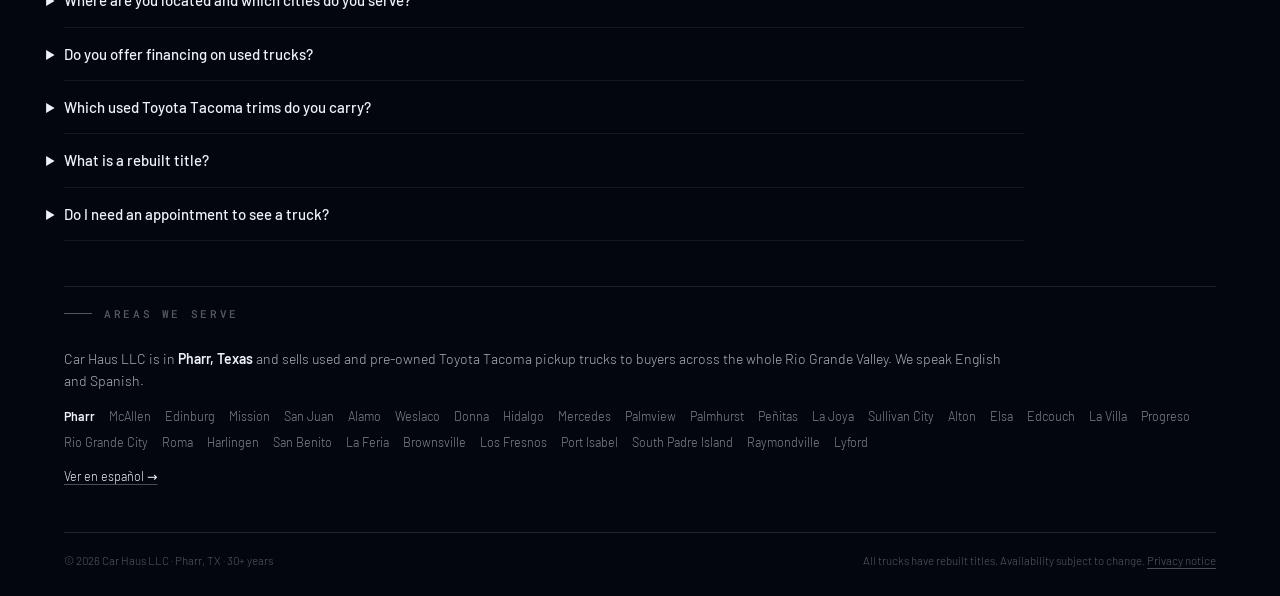
<file: en.html>
<!DOCTYPE html>
<html lang="en-US">
<head>
<meta charset="utf-8">
<meta name="viewport" content="width=device-width, initial-scale=1, viewport-fit=cover">
<title>Used Toyota Tacoma in Pharr, TX | Car Haus LLC · Used Trucks RGV</title>
<meta name="description" content="Used and pre-owned pickup trucks: Toyota Tacoma in Pharr, TX, minutes from McAllen, Edinburg, Mission, San Juan, Alamo and Weslaco. TRD Pro, TRD Off Road, TRD Sport and SR, inspected, with financing. 30+ years in the Rio Grande Valley.">
<meta name="robots" content="index, follow, max-image-preview:large">
<meta name="geo.region" content="US-TX">
<meta name="geo.placename" content="Pharr, Texas">
<meta name="theme-color" content="#04060F">

<link rel="canonical" href="https://www.carhausrgv.com/en">
<link rel="alternate" hreflang="es-US" href="https://www.carhausrgv.com/">
<link rel="alternate" hreflang="en-US" href="https://www.carhausrgv.com/en">
<link rel="alternate" hreflang="x-default" href="https://www.carhausrgv.com/">

<meta property="og:type" content="website">
<meta property="og:site_name" content="Car Haus LLC">
<meta property="og:locale" content="en_US">
<meta property="og:locale:alternate" content="es_US">
<meta property="og:title" content="Used Toyota Tacoma in Pharr, TX | Car Haus LLC">
<meta property="og:description" content="30+ years in the Valley. Used Toyota Tacoma 4x4, TRD Off Road, TRD Sport and SR at Car Haus LLC, Pharr, Texas. Financing with approved credit.">
<meta property="og:url" content="https://www.carhausrgv.com/en">
<meta property="og:image" content="https://www.carhausrgv.com/assets/og-carhaus.png">
<meta property="og:image:width" content="1200">
<meta property="og:image:height" content="630">
<meta property="og:image:alt" content="Toyota Tacoma on the Car Haus LLC stage, Pharr, Texas">
<meta name="twitter:card" content="summary_large_image">
<meta name="twitter:image" content="https://www.carhausrgv.com/assets/og-carhaus.png">

<!-- El navegador pide /favicon.ico y iOS pide /apple-touch-icon.png por su
     cuenta, esten declarados o no. Sin ellos, dos 404 en cada visita. -->
<link rel="icon" href="/favicon.ico" sizes="any">
<link rel="icon" type="image/png" href="assets/logo/carhaus-favicon.png?v=1788542243" sizes="64x64">
<link rel="apple-touch-icon" href="/apple-touch-icon.png">

<link rel="preconnect" href="https://fonts.googleapis.com">
<link rel="preconnect" href="https://fonts.gstatic.com" crossorigin>
<link href="https://fonts.googleapis.com/css2?family=Big+Shoulders+Display:wght@600;700;800;900&family=Barlow:wght@200;300;400;500;600&family=Barlow+Condensed:wght@500;600;700&family=Roboto+Mono:wght@400;500&display=swap" rel="stylesheet">

<!-- El nuevo recorrido del hero es un solo MP4 optimizado. Evitamos cargar
     las 80 imagenes de la secuencia anterior antes de mostrar la pagina. -->
<!-- Primeros cuadros del recorrido. El navegador los pide antes de leer el
     script, asi el hero aparece de inmediato.

     Antes aqui se precargaba hero_video.mp4: 2.85 MB que ya no se usan,
     porque el hero corre con secuencias de imagenes. Era peso tirado en
     cada visita, y en telefono se notaba.

     El atributo media evita bajar los dos juegos: telefono pide film/
     (1150px), el monitor normal film-md/ (1600px) y la pantalla retina o
     ancha film-hd/ (2200px). El corte de telefono es el mismo 767px
     que usa buildHero en script.js. -->
<link rel="preload" as="image" href="assets/360/film/f-001.webp?v=1788542243" media="(max-width: 767px)" fetchpriority="high">
<link rel="preload" as="image" href="assets/360/film/f-002.webp?v=1788542243" media="(max-width: 767px)">
<link rel="preload" as="image" href="assets/360/film-md/f-001.webp?v=1788542243" media="(min-width: 768px) and (max-width: 1899px) and (max-resolution: 1.99dppx)" fetchpriority="high">
<link rel="preload" as="image" href="assets/360/film-md/f-002.webp?v=1788542243" media="(min-width: 768px) and (max-width: 1899px) and (max-resolution: 1.99dppx)">
<link rel="preload" as="image" href="assets/360/film-hd/f-001.webp?v=1788542243" media="(min-width: 1900px), (min-width: 768px) and (min-resolution: 2dppx)" fetchpriority="high">
<link rel="preload" as="image" href="assets/360/film-hd/f-002.webp?v=1788542243" media="(min-width: 1900px), (min-width: 768px) and (min-resolution: 2dppx)">
<!-- El codigo tambien sale versionado: sin esto un navegador testarudo
     puede quedarse con una hoja de estilos vieja aunque el HTML sea nuevo. -->
<link rel="stylesheet" href="style.css?v=1788542243">

<script type="application/ld+json">
{
  "@context": "https://schema.org",
  "@type": "AutoDealer",
  "@id": "https://www.carhausrgv.com/#dealer",
  "name": "Car Haus LLC",
  "telephone": "+1-956-867-2015",
  "email": "jorgealfonsolopez94@gmail.com",
  "url": "https://www.carhausrgv.com/en",
  "image": "https://www.carhausrgv.com/assets/og-carhaus.png",
  "address": {
    "@type": "PostalAddress",
    "streetAddress": "913 W U.S. Hwy 83, Suite C",
    "addressLocality": "Pharr",
    "addressRegion": "TX",
    "postalCode": "78577",
    "addressCountry": "US"
  },
  "description": "Used Toyota Tacoma dealer in Pharr, Texas, serving McAllen, Edinburg, Mission, San Juan, Alamo, Weslaco and the whole Rio Grande Valley. 30+ years of experience. Inspected trucks with rebuilt titles disclosed upfront. Financing with approved credit.",
  "hasMap": "https://www.google.com/maps/search/?api=1&query=913+W+U.S.+Hwy+83+Suite+C%2C+Pharr%2C+TX+78577",
  "logo": "https://www.carhausrgv.com/assets/logo/carhaus-logo.webp",
  "priceRange": "$$",
  "knowsLanguage": [
    "es",
    "en"
  ],
  "areaServed": [
    {
      "@type": "City",
      "name": "Pharr, TX"
    },
    {
      "@type": "City",
      "name": "McAllen, TX"
    },
    {
      "@type": "City",
      "name": "Edinburg, TX"
    },
    {
      "@type": "City",
      "name": "Mission, TX"
    },
    {
      "@type": "City",
      "name": "San Juan, TX"
    },
    {
      "@type": "City",
      "name": "Alamo, TX"
    },
    {
      "@type": "City",
      "name": "Weslaco, TX"
    },
    {
      "@type": "City",
      "name": "Donna, TX"
    },
    {
      "@type": "City",
      "name": "Hidalgo, TX"
    },
    {
      "@type": "City",
      "name": "Mercedes, TX"
    },
    {
      "@type": "City",
      "name": "Palmview, TX"
    },
    {
      "@type": "City",
      "name": "Palmhurst, TX"
    },
    {
      "@type": "City",
      "name": "Peñitas, TX"
    },
    {
      "@type": "City",
      "name": "La Joya, TX"
    },
    {
      "@type": "City",
      "name": "Sullivan City, TX"
    },
    {
      "@type": "City",
      "name": "Alton, TX"
    },
    {
      "@type": "City",
      "name": "Elsa, TX"
    },
    {
      "@type": "City",
      "name": "Edcouch, TX"
    },
    {
      "@type": "City",
      "name": "La Villa, TX"
    },
    {
      "@type": "City",
      "name": "Progreso, TX"
    },
    {
      "@type": "City",
      "name": "Rio Grande City, TX"
    },
    {
      "@type": "City",
      "name": "Roma, TX"
    },
    {
      "@type": "City",
      "name": "Harlingen, TX"
    },
    {
      "@type": "City",
      "name": "San Benito, TX"
    },
    {
      "@type": "City",
      "name": "La Feria, TX"
    },
    {
      "@type": "City",
      "name": "Brownsville, TX"
    },
    {
      "@type": "City",
      "name": "Los Fresnos, TX"
    },
    {
      "@type": "City",
      "name": "Port Isabel, TX"
    },
    {
      "@type": "City",
      "name": "South Padre Island, TX"
    },
    {
      "@type": "City",
      "name": "Raymondville, TX"
    },
    {
      "@type": "City",
      "name": "Lyford, TX"
    },
    {
      "@type": "AdministrativeArea",
      "name": "Rio Grande Valley"
    }
  ],
  "keywords": "used Toyota Tacoma Pharr, used trucks Pharr TX, used trucks McAllen, used Tacoma Edinburg, used Tacoma Mission TX, used car dealer Rio Grande Valley, Tacoma TRD Pro, Tacoma TRD Off Road, truck financing RGV, used pickup trucks for sale McAllen TX, used pickup trucks Pharr TX, pre-owned trucks Pharr, used cars trucks and SUVs Pharr, Spanish speaking car dealer McAllen, used truck dealership near me, trocas seminuevas Pharr",
  "sameAs": [
    "https://www.facebook.com/Carhaus2021"
  ]
}
</script>
<script type="application/ld+json">
{
  "@context": "https://schema.org",
  "@type": "FAQPage",
  "inLanguage": "en-US",
  "mainEntity": [
    {
      "@type": "Question",
      "name": "Where are you located and which cities do you serve?",
      "acceptedAnswer": {
        "@type": "Answer",
        "text": "We are at 913 W U.S. Hwy 83, Suite C, in Pharr, Texas. We serve buyers from McAllen, Edinburg, Mission, San Juan, Alamo, Weslaco and the whole Rio Grande Valley."
      }
    },
    {
      "@type": "Question",
      "name": "Do you offer financing on used trucks?",
      "acceptedAnswer": {
        "@type": "Answer",
        "text": "Yes. We finance your used Toyota Tacoma with approved credit. Message us on WhatsApp or call 956-867-2015 to get started."
      }
    },
    {
      "@type": "Question",
      "name": "Which used Toyota Tacoma trims do you carry?",
      "acceptedAnswer": {
        "@type": "Answer",
        "text": "We carry Tacoma TRD Pro, TRD Off Road, TRD Sport and SR, in 4x4 and 2WD, Double Cab and Access Cab. Inventory changes; the WhatsApp catalog shows what is available."
      }
    },
    {
      "@type": "Question",
      "name": "What is a rebuilt title?",
      "acceptedAnswer": {
        "@type": "Answer",
        "text": "It is a vehicle that had a salvage title, was repaired and passed the State of Texas inspection. All our trucks have rebuilt titles and we disclose it upfront."
      }
    },
    {
      "@type": "Question",
      "name": "Do I need an appointment to see a truck?",
      "acceptedAnswer": {
        "@type": "Answer",
        "text": "No. Walk in to our lot in Pharr and we will show you the whole truck, top to bottom."
      }
    }
  ]
}
</script>
</head>
<body>
  <a class="skip" href="#inventario">Skip to the trucks</a>
  <div id="root"></div>
  <noscript>
    <h1>Used Toyota Tacoma in Pharr, Texas | Car Haus LLC</h1>
    <p>Car Haus LLC sells used Toyota Tacoma TRD Pro, TRD Off Road, TRD Sport and SR trucks in Pharr, TX, inspected and with financing with approved credit. 30+ years in the Rio Grande Valley.</p>
    <p>913 W U.S. Hwy 83, Suite C, Pharr, TX 78577 · <a href="tel:+19568672015">956-867-2015</a></p>
    <p>Serving Pharr, McAllen, Edinburg, Mission, San Juan, Alamo, Weslaco, Donna, Hidalgo, Mercedes, La Joya, Rio Grande City, Harlingen, Brownsville and the whole Valley.</p>
    <p lang="es"><a href="/" hreflang="es">Ver en español</a></p>
    <h2>Do you offer financing?</h2>
    <p>Yes, with approved credit. You need an ID, proof of income and a down payment.</p>
    <h2>What is a rebuilt title?</h2>
    <p>A vehicle that had a salvage title, was repaired and passed the State of Texas inspection. All our trucks have one and we disclose it upfront.</p>
    <h2>Do you offer a warranty?</h2>
    <p>Yes, 3 months on engine, transmission and A/C.</p>
    <h2>Do I need an appointment?</h2>
    <p>No. Walk in to our lot in Pharr. Today's inventory is in the WhatsApp catalog: https://wa.me/c/19568672015</p>
    <p>We speak Spanish and English · Se habla español.</p>
  </noscript>
  <script src="script.js?v=1788542243"></script>
</body>
</html>

<!-- Preview del hero optimizado en Vercel. -->
</file>
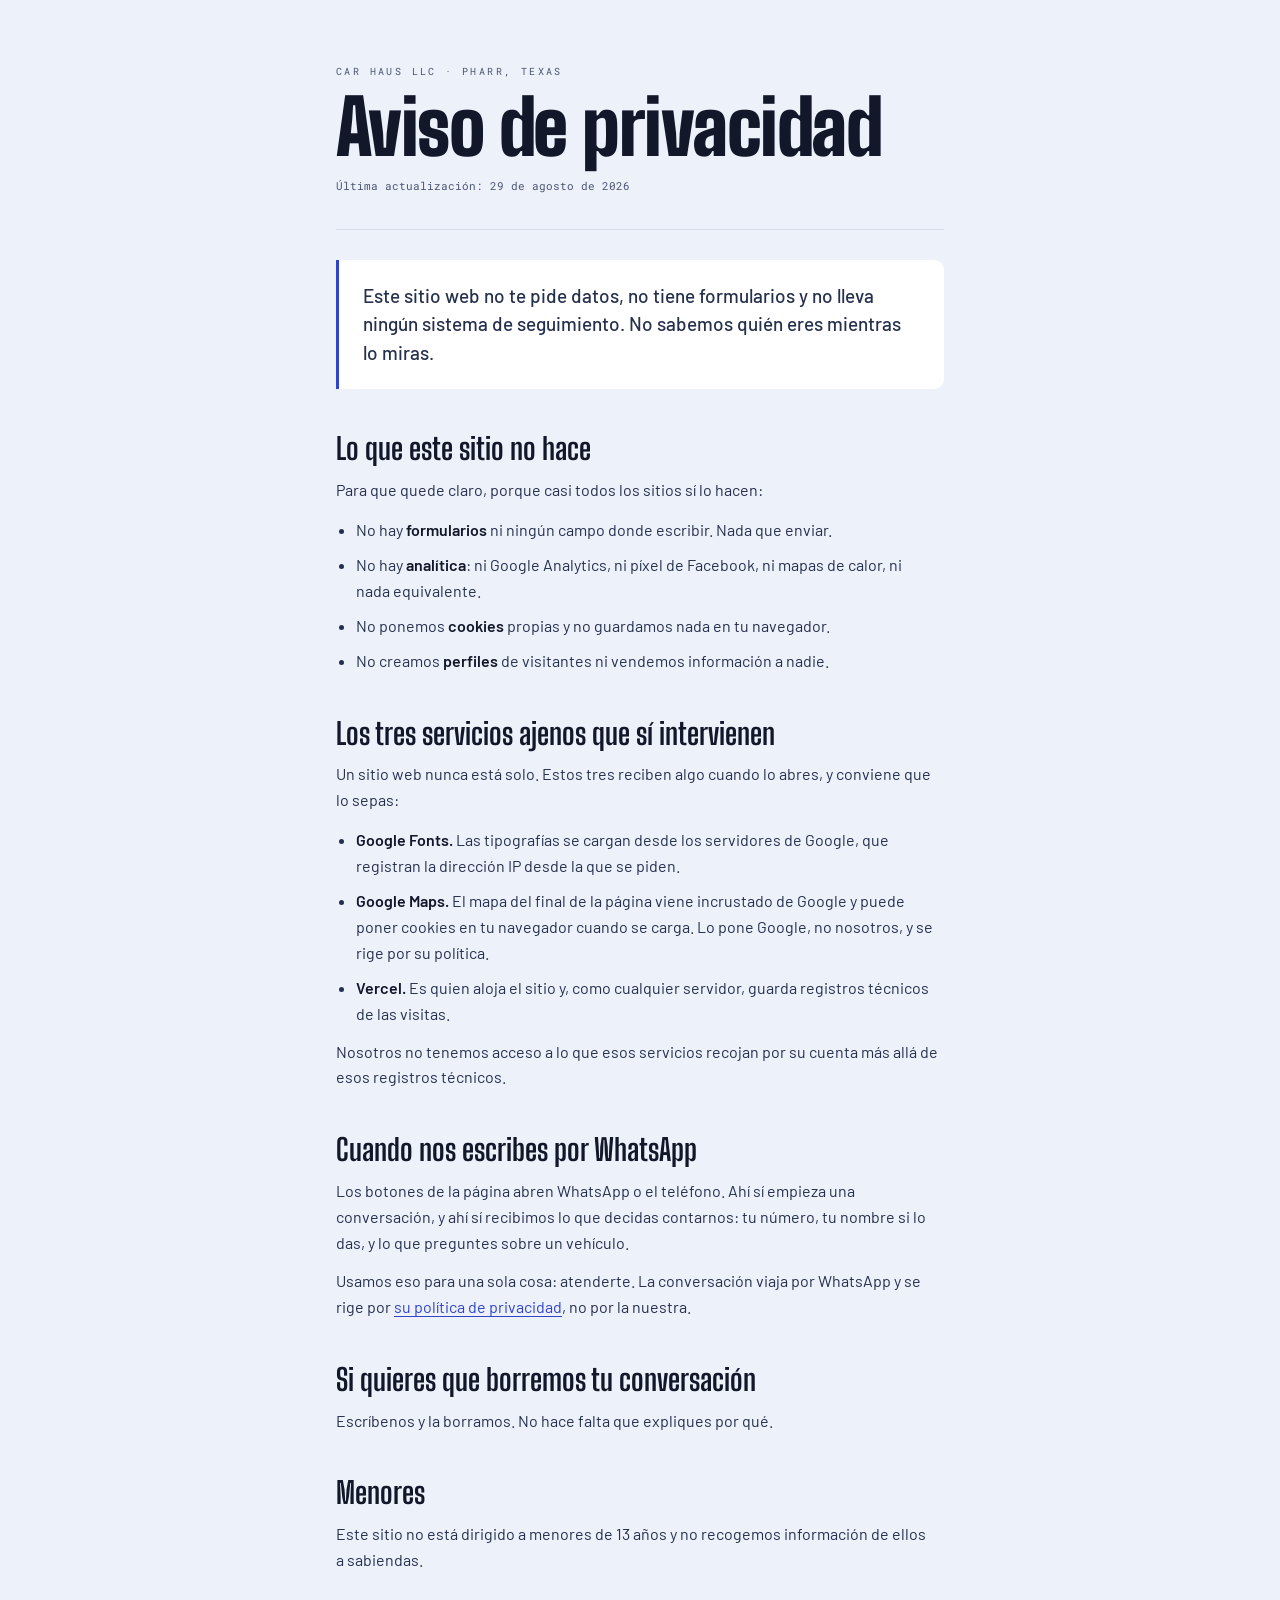
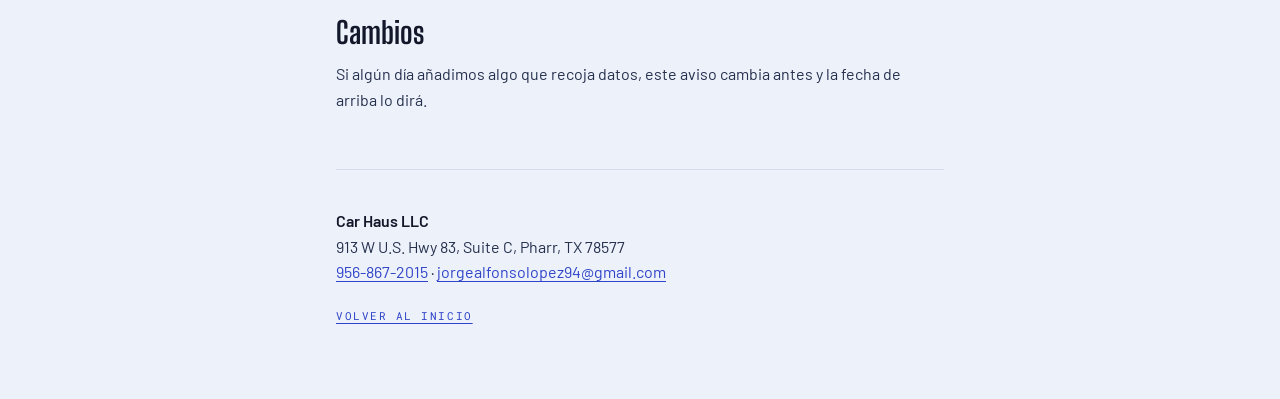
<file: privacidad.html>
<!DOCTYPE html>
<html lang="es-US">
<head>
<meta charset="utf-8">
<meta name="viewport" content="width=device-width, initial-scale=1, viewport-fit=cover">
<title>Aviso de privacidad | Car Haus LLC</title>
<meta name="description" content="Qué información recoge el sitio de Car Haus LLC y qué hace con ella. Versión corta: el sitio no recoge nada.">
<meta name="theme-color" content="#EDF1FA">
<link rel="canonical" href="https://www.carhausrgv.com/privacidad">
<link rel="icon" href="/favicon.ico" sizes="any">
<link rel="preconnect" href="https://fonts.googleapis.com">
<link rel="preconnect" href="https://fonts.gstatic.com" crossorigin>
<link href="https://fonts.googleapis.com/css2?family=Big+Shoulders+Display:wght@700;900&family=Barlow:wght@300;400;500;600&family=Roboto+Mono:wght@400&display=swap" rel="stylesheet">
<style>
  :root{
    --ice:#EDF1FA; --night:#04060F; --blue:#2F44C8;
    --tinta:#12172a; --tinta-2:#4a5470; --linea:#d6dcea;
    --display:"Big Shoulders Display",Impact,sans-serif;
    --body:"Barlow",system-ui,sans-serif;
    --mono:"Roboto Mono",ui-monospace,monospace;
  }
  *{box-sizing:border-box;margin:0;padding:0}
  body{
    background:var(--ice); color:var(--tinta); font-family:var(--body);
    -webkit-font-smoothing:antialiased;
    padding:0 24px calc(72px + env(safe-area-inset-bottom,0px));
  }
  .doc{max-width:38rem; margin:0 auto}
  header{padding:52px 0 34px; border-bottom:1px solid var(--linea)}
  .marca{font-family:var(--mono); font-size:10px; letter-spacing:.24em; text-transform:uppercase; color:var(--tinta-2)}
  h1{font-family:var(--display); font-weight:900; font-size:clamp(44px,11vw,76px);
     line-height:.88; letter-spacing:-.02em; margin-top:14px; text-wrap:balance}
  .fecha{margin-top:16px; font-family:var(--mono); font-size:11px; color:var(--tinta-2)}
  .resumen{
    margin-top:30px; padding:22px 24px; background:#fff;
    border-left:3px solid var(--blue); border-radius:0 10px 10px 0;
    font-size:clamp(16px,4.2vw,19px); line-height:1.5; font-weight:500; text-wrap:pretty;
  }
  h2{font-family:var(--display); font-weight:700; font-size:clamp(22px,5.5vw,30px);
     line-height:1.06; margin:44px 0 12px; text-wrap:balance}
  p{font-size:16px; line-height:1.62; color:#25304d; margin-top:12px; text-wrap:pretty}
  ul{margin:14px 0 0 20px}
  li{font-size:16px; line-height:1.62; color:#25304d; margin-top:9px; text-wrap:pretty}
  b{font-weight:600; color:var(--tinta)}
  a{color:var(--blue); text-decoration:underline; text-underline-offset:3px}
  a:focus-visible{outline:2px solid var(--blue); outline-offset:3px; border-radius:2px}
  footer{margin-top:56px; padding-top:26px; border-top:1px solid var(--linea);
         font-size:14px; line-height:1.6; color:var(--tinta-2)}
  footer a{color:var(--blue)}
  .volver{display:inline-block; margin-top:22px; font-family:var(--mono); font-size:11px;
          letter-spacing:.14em; text-transform:uppercase}
</style>
</head>
<body>
<main class="doc">
  <header>
    <p class="marca">Car Haus LLC · Pharr, Texas</p>
    <h1>Aviso de privacidad</h1>
    <p class="fecha">Última actualización: 29 de agosto de 2026</p>
  </header>

  <p class="resumen">Este sitio web no te pide datos, no tiene formularios y no lleva ningún sistema de seguimiento. No sabemos quién eres mientras lo miras.</p>

  <h2>Lo que este sitio no hace</h2>
  <p>Para que quede claro, porque casi todos los sitios sí lo hacen:</p>
  <ul>
    <li>No hay <b>formularios</b> ni ningún campo donde escribir. Nada que enviar.</li>
    <li>No hay <b>analítica</b>: ni Google Analytics, ni píxel de Facebook, ni mapas de calor, ni nada equivalente.</li>
    <li>No ponemos <b>cookies</b> propias y no guardamos nada en tu navegador.</li>
    <li>No creamos <b>perfiles</b> de visitantes ni vendemos información a nadie.</li>
  </ul>

  <h2>Los tres servicios ajenos que sí intervienen</h2>
  <p>Un sitio web nunca está solo. Estos tres reciben algo cuando lo abres, y conviene que lo sepas:</p>
  <ul>
    <li><b>Google Fonts.</b> Las tipografías se cargan desde los servidores de Google, que registran la dirección IP desde la que se piden.</li>
    <li><b>Google Maps.</b> El mapa del final de la página viene incrustado de Google y puede poner cookies en tu navegador cuando se carga. Lo pone Google, no nosotros, y se rige por su política.</li>
    <li><b>Vercel.</b> Es quien aloja el sitio y, como cualquier servidor, guarda registros técnicos de las visitas.</li>
  </ul>
  <p>Nosotros no tenemos acceso a lo que esos servicios recojan por su cuenta más allá de esos registros técnicos.</p>

  <h2>Cuando nos escribes por WhatsApp</h2>
  <p>Los botones de la página abren WhatsApp o el teléfono. Ahí sí empieza una conversación, y ahí sí recibimos lo que decidas contarnos: tu número, tu nombre si lo das, y lo que preguntes sobre un vehículo.</p>
  <p>Usamos eso para una sola cosa: atenderte. La conversación viaja por WhatsApp y se rige por <a href="https://www.whatsapp.com/legal/privacy-policy" rel="noopener">su política de privacidad</a>, no por la nuestra.</p>

  <h2>Si quieres que borremos tu conversación</h2>
  <p>Escríbenos y la borramos. No hace falta que expliques por qué.</p>

  <h2>Menores</h2>
  <p>Este sitio no está dirigido a menores de 13 años y no recogemos información de ellos a sabiendas.</p>

  <h2>Cambios</h2>
  <p>Si algún día añadimos algo que recoja datos, este aviso cambia antes y la fecha de arriba lo dirá.</p>

  <footer>
    <p><b>Car Haus LLC</b><br>
    913 W U.S. Hwy 83, Suite C, Pharr, TX 78577<br>
    <a href="tel:+19568672015">956-867-2015</a> · <a href="mailto:jorgealfonsolopez94@gmail.com">jorgealfonsolopez94@gmail.com</a></p>
    <a class="volver" href="/">Volver al inicio</a>
  </footer>
</main>
</body>
</html>
</file>
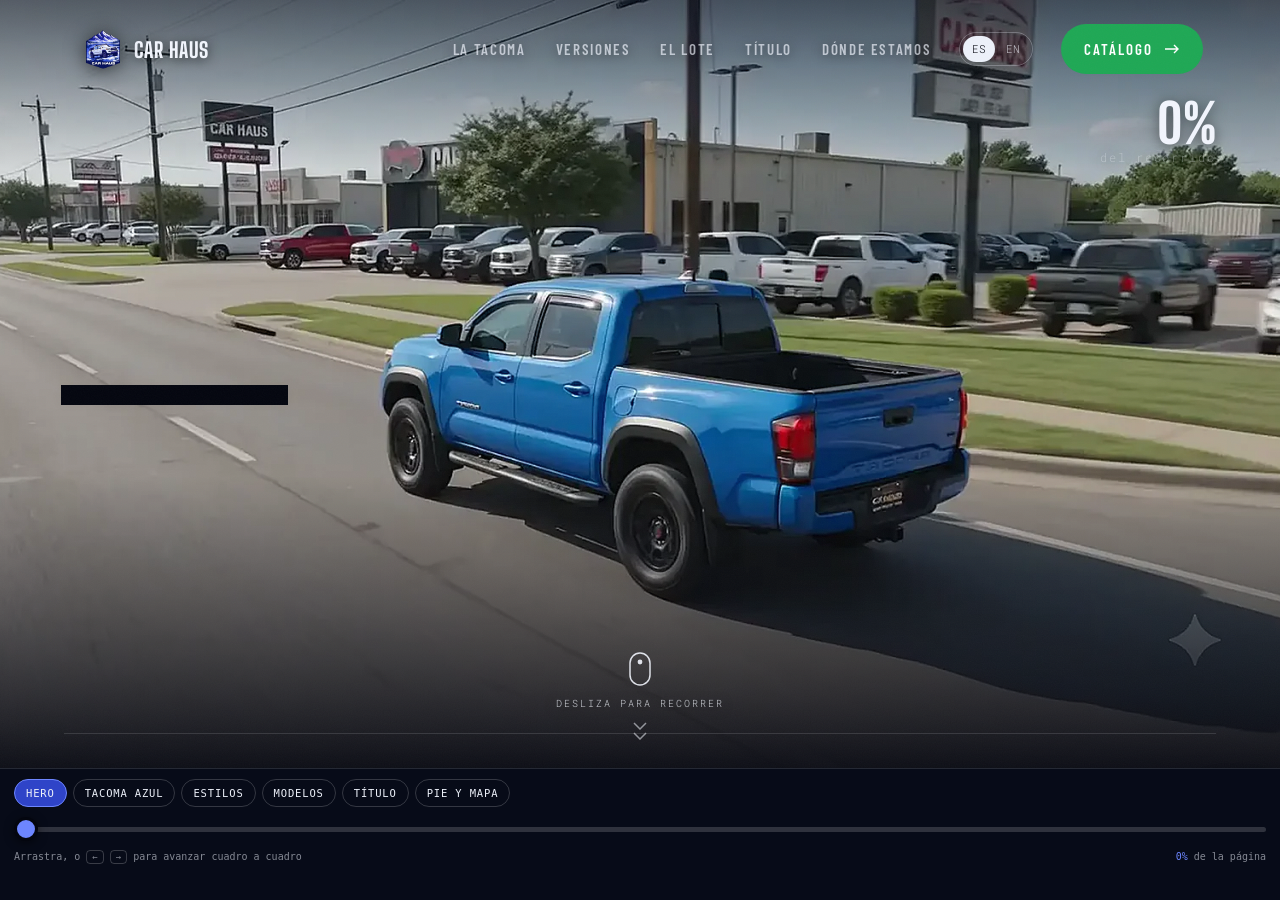
<file: revision.html>
<!DOCTYPE html>
<html lang="es-US">
<head>
<meta charset="utf-8">
<meta name="viewport" content="width=device-width, initial-scale=1, viewport-fit=cover">
<title>Revisión de animaciones | Car Haus</title>
<meta name="robots" content="noindex, nofollow">
<link rel="icon" href="/favicon.ico" sizes="any">
<style>
  :root{ --alto-mando: 132px; }
  *{box-sizing:border-box;margin:0;padding:0}
  html,body{height:100%;background:#04060F;color:#EDF1FA;
    font-family:"Roboto Mono",ui-monospace,monospace;overflow:hidden}
  #marco{width:100%;height:calc(100% - var(--alto-mando));border:0;display:block;background:#04060F}

  #mando{
    position:fixed;left:0;right:0;bottom:0;height:var(--alto-mando);
    background:rgba(8,12,26,.94);
    backdrop-filter:blur(18px);-webkit-backdrop-filter:blur(18px);
    border-top:1px solid rgba(255,255,255,.12);
    padding:10px 14px calc(10px + env(safe-area-inset-bottom,0px));
    display:flex;flex-direction:column;gap:9px;
  }
  #fila{display:flex;gap:6px;overflow-x:auto;scrollbar-width:none}
  #fila::-webkit-scrollbar{display:none}
  #fila button{
    flex:none;padding:7px 11px;border-radius:99px;cursor:pointer;
    border:1px solid rgba(255,255,255,.18);background:transparent;color:#EDF1FA;
    font:inherit;font-size:10.5px;letter-spacing:.08em;text-transform:uppercase;
    transition:background .2s,border-color .2s,transform .12s;
  }
  #fila button:active{transform:scale(.96)}
  #fila button.on{background:#2F44C8;border-color:#6D86FF}
  #barra{width:100%;-webkit-appearance:none;appearance:none;height:26px;background:transparent;cursor:pointer}
  #barra::-webkit-slider-runnable-track{height:5px;border-radius:99px;background:rgba(255,255,255,.16)}
  #barra::-moz-range-track{height:5px;border-radius:99px;background:rgba(255,255,255,.16)}
  #barra::-webkit-slider-thumb{-webkit-appearance:none;width:24px;height:24px;margin-top:-10px;
    border-radius:50%;background:#6D86FF;border:3px solid #04060F;box-shadow:0 2px 10px rgba(0,0,0,.5)}
  #barra::-moz-range-thumb{width:20px;height:20px;border-radius:50%;background:#6D86FF;border:3px solid #04060F}
  #pie{display:flex;justify-content:space-between;align-items:center;font-size:10px;color:rgba(237,241,250,.55)}
  #pie b{color:#6D86FF;font-weight:400}
  kbd{border:1px solid rgba(255,255,255,.2);border-radius:4px;padding:1px 5px;font-size:9px}
</style>
</head>
<body>
<iframe id="marco" src="/?motion=on" title="Car Haus en vivo"></iframe>

<div id="mando">
  <div id="fila"></div>
  <input id="barra" type="range" min="0" max="1000" value="0" aria-label="Posición en la página">
  <div id="pie">
    <span>Arrastra, o <kbd>←</kbd> <kbd>→</kbd> para avanzar cuadro a cuadro</span>
    <span><b id="pct">0%</b> de la página</span>
  </div>
</div>

<script>
(function () {
  var marco = document.getElementById('marco');
  var barra = document.getElementById('barra');
  var fila  = document.getElementById('fila');
  var pct   = document.getElementById('pct');
  var doc, win, secciones = [];

  var NOMBRES = {
    top: 'Hero', experiencia: 'Tacoma azul', giro: 'Lo que trae',
    capacidades: 'Aguantar', inventario: 'Modelos', titulo: 'Título',
    ubicacion: 'Pie y mapa'
  };

  marco.addEventListener('load', function () {
    try {
      win = marco.contentWindow;
      doc = marco.contentDocument;
    } catch (e) { return; }

    /* La pagina de dentro no debe scrollear sola: la barra manda. */
    doc.documentElement.style.scrollBehavior = 'auto';

    secciones = Array.prototype.slice.call(doc.querySelectorAll('section, footer.foot'))
      .filter(function (s) { return s.id; });

    fila.innerHTML = '';
    secciones.forEach(function (s) {
      var b = document.createElement('button');
      b.textContent = NOMBRES[s.id] || s.id;
      b.onclick = function () { irA(s); };
      b.dataset.id = s.id;
      fila.appendChild(b);
    });
    pinta();
  });

  function total() {
    return Math.max(1, doc.documentElement.scrollHeight - win.innerHeight);
  }

  function irA(s) {
    var y = s.offsetTop;
    barra.value = Math.round(y / total() * 1000);
    aplicar();
  }

  function aplicar() {
    if (!win) return;
    var y = barra.value / 1000 * total();
    win.scrollTo(0, y);
    pct.textContent = Math.round(barra.value / 10) + '%';
    pinta();
  }

  /* Marca en que seccion cae la posicion actual. */
  function pinta() {
    if (!win) return;
    var y = win.scrollY + win.innerHeight * 0.34, cual = null;
    secciones.forEach(function (s) {
      if (y >= s.offsetTop && y < s.offsetTop + s.offsetHeight) cual = s.id;
    });
    Array.prototype.forEach.call(fila.children, function (b) {
      b.classList.toggle('on', b.dataset.id === cual);
    });
  }

  barra.addEventListener('input', aplicar);

  /* Cuadro a cuadro con el teclado: un 0.2% por pulsacion. */
  document.addEventListener('keydown', function (e) {
    if (e.key !== 'ArrowLeft' && e.key !== 'ArrowRight') return;
    e.preventDefault();
    barra.value = Math.max(0, Math.min(1000,
      +barra.value + (e.key === 'ArrowRight' ? 2 : -2)));
    aplicar();
  });
})();
</script>
</body>
</html>
</file>
<file: style.css>
/* ==========================================================================
   CAR HAUS LLC — Landing inmersiva con scroll
   Paleta tomada del logo: azul noche + hielo. Sin librerías.

   ORDEN DEL ARCHIVO
   00 Reset y tokens        05 Giro 360
   01 Tipografía            06 Capacidades (sección invertida)
   02 Navegación            07 Inventario
   03 Hero                  08 Rebuilt / Cómo comprar / Ubicación
   04 Ticker y cifras       09 Footer, responsive, accesibilidad
   ========================================================================== */

/* ============================ 00 · RESET Y TOKENS ========================= */

*, *::before, *::after { box-sizing: border-box; }

:root {
  /* Superficies */
  --night:      #04060F;
  --night-2:    #080D1E;
  --night-3:    #0E1530;
  --ice:        #EDF1FA;
  --ice-2:      #DCE3F3;
  --ice-3:      #C6D0E8;

  /* Marca — del logo */
  --blue:       #2F44C8;
  --blue-hi:    #4E66F0;
  --blue-glow:  #6D86FF;

  /* Texto */
  --on-night:   #F2F5FD;
  --on-night-2: rgba(242, 245, 253, 0.62);
  --on-night-3: rgba(242, 245, 253, 0.34);
  --on-ice:     #060B1C;
  --on-ice-2:   rgba(6, 11, 28, 0.66);
  --on-ice-3:   rgba(6, 11, 28, 0.38);

  --line-night: rgba(242, 245, 253, 0.13);
  --line-ice:   rgba(6, 11, 28, 0.14);

  /* Tipografía */
  --display: "Big Shoulders Display", "Arial Narrow", sans-serif;
  --body:    "Barlow", system-ui, -apple-system, sans-serif;
  --cond:    "Barlow Condensed", "Arial Narrow", sans-serif;
  --mono:    "Roboto Mono", ui-monospace, monospace;

  /* Ritmo */
  --gutter: clamp(20px, 5vw, 88px);
  --maxw: 1440px;
  --ease: cubic-bezier(0.22, 1, 0.36, 1);
  --ease-io: cubic-bezier(0.65, 0, 0.35, 1);

  color-scheme: dark;
}

html {
  scroll-behavior: smooth;
  -webkit-text-size-adjust: 100%;
}

body {
  margin: 0;
  background: var(--night);
  color: var(--on-night);
  font-family: var(--body);
  font-weight: 300;
  font-size: clamp(15px, 1.05vw, 17px);
  line-height: 1.62;
  overflow-x: clip;                /* clip, no hidden: hidden convierte a body en contenedor de scroll */
  -webkit-font-smoothing: antialiased;
  -moz-osx-font-smoothing: grayscale;
}

img, svg, video { display: block; max-width: 100%; }
button { font: inherit; color: inherit; background: none; border: 0; cursor: pointer; }
a { color: inherit; text-decoration: none; }

/* El navegador pinta el fondo del documento; sin esto el rebote del scroll
   en iOS enseña blanco debajo del hero. */
html { background: var(--night); }

.skip {
  position: fixed; top: -100px; left: 16px; z-index: 200;
  background: var(--on-night); color: var(--night);
  padding: 12px 20px; font-family: var(--mono); font-size: 12px;
  text-transform: uppercase; letter-spacing: 0.1em;
}
.skip:focus { top: 16px; }

/* ============================== 01 · TIPOGRAFÍA ========================== */

.display {
  font-family: var(--display);
  font-weight: 800;
  line-height: 0.82;
  letter-spacing: -0.015em;
  text-transform: uppercase;
  margin: 0;
}

/* El gesto que define la referencia: la palabra del medio en itálica.
   Big Shoulders no trae itálica real, así que se inclina y se aligera un
   punto para que el oblicuo no se vea como un error de render. */
.display em {
  font-style: normal;
  font-weight: 600;
  display: inline-block;
  transform: skewX(-11deg);
}

/* Bajadas respecto al primer corte: a 190px el titular se comia la pantalla
   y se metia debajo de la barra. Estos tamanos siguen siendo grandes pero
   dejan respirar la composicion. */
.h-xl { font-size: clamp(44px, 7.4vw, 104px); }
.h-lg { font-size: clamp(38px, 5.8vw, 88px); }
.h-md { font-size: clamp(31px, 4.2vw, 62px); }

/* Etiqueta monoespaciada: el detalle que separa una landing con criterio
   de una plantilla. Se repite en cada sección. */
.eyebrow {
  font-family: var(--mono);
  font-size: 11px;
  font-weight: 500;
  letter-spacing: 0.24em;
  text-transform: uppercase;
  color: var(--on-night-3);
  display: flex;
  align-items: center;
  gap: 12px;
  margin: 0 0 26px;
}
.eyebrow::before {
  content: "";
  width: 28px; height: 1px;
  background: currentColor;
  flex: none;
}
.on-ice .eyebrow { color: var(--on-ice-3); }

.lede {
  font-size: clamp(16px, 1.4vw, 20px);
  font-weight: 300;
  line-height: 1.55;
  color: var(--on-night-2);
  max-width: 46ch;
  margin: 0;
}
.on-ice .lede { color: var(--on-ice-2); }

/* ============================== 02 · NAVEGACIÓN ========================== */

/* Barra flotante de vidrio esmerilado. El desenfoque de fondo mas un
   borde claro arriba es lo que da la sensacion de cristal: el borde simula
   el canto iluminado de una lamina. */
.nav {
  position: fixed;
  top: 12px; left: var(--gutter); right: var(--gutter);
  z-index: 90;
  display: flex; align-items: center; gap: 28px;
  padding: 11px 12px 11px 18px;
  border-radius: 100px;

  /* ARRIBA DEL TODO NO HAY BARRA, HAY TEXTO SOBRE EL VIDEO.

     El cristal esmerilado estaba tapando justo la parte de la toma donde se
     ve el cartel del negocio, que es lo que esa toma tiene que ensenar. En
     el hero la barra desaparece y solo quedan las letras, sostenidas por su
     propia sombra. El cristal vuelve en cuanto empiezas a bajar, que es
     cuando hace falta separar el menu del contenido que pasa por debajo. */
  background: transparent;
  backdrop-filter: none;
  -webkit-backdrop-filter: none;

  border: 1px solid transparent;
  box-shadow: none;

  transition: background 0.4s var(--ease), border-color 0.4s var(--ease),
              box-shadow 0.4s var(--ease), top 0.4s var(--ease);
  isolation: isolate;
}

/* Al bajar se cierra un poco y se pega mas al borde. */
.nav.is-stuck {
  top: 8px;
  background: rgba(10, 14, 30, 0.62);
  backdrop-filter: blur(22px) saturate(180%);
  -webkit-backdrop-filter: blur(22px) saturate(180%);
  border-color: rgba(255, 255, 255, 0.14);
  box-shadow:
    0 10px 36px rgba(0, 0, 0, 0.44),
    inset 0 1px 0 rgba(255, 255, 255, 0.14);
}

/* Sobre las secciones claras el cristal se invierte. */
.nav.on-ice {
  background: rgba(255, 255, 255, 0.52);
  border-color: rgba(6, 11, 28, 0.10);
  color: var(--on-ice);
  box-shadow:
    0 8px 30px rgba(6, 11, 28, 0.12),
    inset 0 1px 0 rgba(255, 255, 255, 0.75);
}

/* Borde plateado que recorre la barra.

   Como funciona: un pseudo-elemento un pelo mas grande que la barra lleva
   un degradado conico que gira. Una mascara deja ver solo el grosor del
   borde, asi que lo que se ve es un reflejo dando la vuelta al contorno,
   no un halo. Discreto a proposito: la barra no debe competir con el
   contenido. */
.nav::before {
  content: "";
  position: absolute;
  inset: -1px;
  border-radius: inherit;
  padding: 1px;
  background: conic-gradient(
    from var(--giro, 0deg),
    transparent 0deg,
    rgba(255, 255, 255, 0.10) 40deg,
    rgba(214, 222, 240, 0.85) 78deg,
    rgba(255, 255, 255, 0.35) 104deg,
    transparent 150deg,
    transparent 360deg
  );
  /* La mascara vacia el centro: solo queda el canto. */
  -webkit-mask: linear-gradient(#000 0 0) content-box, linear-gradient(#000 0 0);
  -webkit-mask-composite: xor;
  mask: linear-gradient(#000 0 0) content-box, linear-gradient(#000 0 0);
  mask-composite: exclude;
  animation: recorrerBorde 6s linear infinite;
  pointer-events: none;
  z-index: 1;
}

/* Sobre fondo claro el plateado se apaga: ahi el brillo seria invisible y
   solo ensuciaria el borde. */
.nav.on-ice::before {
  background: conic-gradient(
    from var(--giro, 0deg),
    transparent 0deg,
    rgba(6, 11, 28, 0.05) 40deg,
    rgba(6, 11, 28, 0.28) 78deg,
    rgba(6, 11, 28, 0.10) 104deg,
    transparent 150deg,
    transparent 360deg
  );
}

/* --giro se anima como angulo; hace falta declararlo para que el navegador
   lo interpole en vez de saltar de 0 a 360. */
@property --giro {
  syntax: "<angle>";
  inherits: false;
  initial-value: 0deg;
}
@keyframes recorrerBorde {
  to { --giro: 360deg; }
}

/* Respaldo para navegadores sin @property: gira el elemento entero. En ese
   caso el efecto es mas simple pero sigue leyendose como un reflejo. */
@supports not (background: conic-gradient(from var(--giro, 0deg), red, blue)) {
  .nav::before { animation: none; }
}

/* El contenido de la barra va por encima del borde. */
.nav > * { position: relative; z-index: 2; }

.nav__brand { display: flex; align-items: center; gap: 11px; margin-right: auto; }
.nav__brand img { width: 40px; height: 40px; object-fit: contain; }
.nav__brand span {
  font-family: var(--display); font-weight: 800; font-size: 21px;
  letter-spacing: 0.02em; text-transform: uppercase; line-height: 1;
}

/* Direccion con punto latiendo. Oculta en escritorio, donde ese espacio
   lo ocupan los enlaces y el boton de catalogo. */
.nav__here {
  display: none;
  align-items: center;
  gap: 8px;
  margin-right: auto;
  padding: 4px 2px;
  font-family: var(--mono);
  font-size: 10.5px;
  letter-spacing: 0.08em;
  color: rgba(242, 245, 253, 0.72);
  white-space: nowrap;
}
.nav.on-ice .nav__here { color: rgba(6, 11, 28, 0.66); }

.nav__dot {
  position: relative;
  width: 7px; height: 7px;
  border-radius: 50%;
  background: var(--blue-glow);
  flex: none;
}
/* El anillo que se expande y se apaga: es el gesto que la gente asocia con
   "ubicacion en vivo". */
.nav__dot::after {
  content: "";
  position: absolute; inset: 0;
  border-radius: 50%;
  background: var(--blue-glow);
  animation: latido 2.2s var(--ease-io) infinite;
}
@keyframes latido {
  0%   { transform: scale(1);   opacity: 0.65; }
  70%  { transform: scale(3.4); opacity: 0; }
  100% { transform: scale(3.4); opacity: 0; }
}

.nav__links { display: flex; gap: 30px; }
.nav__links a {
  font-family: var(--cond); font-weight: 600; font-size: 15px;
  letter-spacing: 0.11em; text-transform: uppercase;
  opacity: 0.66; transition: opacity 0.25s;
  position: relative; padding: 4px 0;
}
.nav__links a::after {
  content: ""; position: absolute; left: 0; bottom: 0;
  width: 100%; height: 1px; background: currentColor;
  transform: scaleX(0); transform-origin: right;
  transition: transform 0.35s var(--ease);
}
.nav__links a:hover { opacity: 1; }
.nav__links a:hover::after { transform: scaleX(1); transform-origin: left; }

.nav__toggle { display: none; width: 44px; height: 44px; align-items: center; justify-content: center; }
.nav__toggle span {
  display: block; width: 22px; height: 1.5px; background: currentColor;
  position: relative;
}
.nav__toggle span::before, .nav__toggle span::after {
  content: ""; position: absolute; left: 0; width: 22px; height: 1.5px; background: currentColor;
  transition: transform 0.3s var(--ease);
}
.nav__toggle span::before { top: -7px; }
.nav__toggle span::after  { top: 7px; }
.nav.is-open .nav__toggle span { background: transparent; }
.nav.is-open .nav__toggle span::before { transform: translateY(7px) rotate(45deg); }
.nav.is-open .nav__toggle span::after  { transform: translateY(-7px) rotate(-45deg); }

/* ================================ BOTONES ================================ */

.btn {
  display: inline-flex; align-items: center; gap: 12px;
  padding: 15px 26px;
  font-family: var(--cond); font-weight: 600; font-size: 15px;
  letter-spacing: 0.13em; text-transform: uppercase;
  border: 1px solid transparent;
  transition: transform 0.3s var(--ease), background 0.3s, color 0.3s, border-color 0.3s;
  will-change: transform;
}
.btn svg { flex: none; transition: transform 0.3s var(--ease); }
.btn:hover svg { transform: translateX(5px); }

.btn--solid { background: var(--on-night); color: var(--night); }
.btn--solid:hover { background: var(--blue-hi); color: #fff; }

.btn--ghost { border-color: var(--line-night); color: var(--on-night); }
.btn--ghost:hover { border-color: var(--on-night); background: rgba(242,245,253,0.06); }

.on-ice .btn--solid { background: var(--on-ice); color: var(--ice); }
.on-ice .btn--solid:hover { background: var(--blue); color: #fff; }
.on-ice .btn--ghost { border-color: var(--line-ice); color: var(--on-ice); }
.on-ice .btn--ghost:hover { border-color: var(--on-ice); background: rgba(6,11,28,0.05); }

.btn--wa { background: #1FA855; color: #fff; }
.nav .btn { border-radius: 100px; padding: 12px 22px; }
.btn--wa:hover { background: #17843F; }

/* ================================= 03 · HERO =============================
   El hero es el recorrido de dron a sangre. El scroll controla la
   reproduccion: bajas y el dron avanza de la carretera al lote al letrero.
   ========================================================================= */

/* Cuatro pantallas de scroll para los 10 segundos de video: menos y el
   recorrido pasa demasiado rapido para leer el titular encima. */
/* 280vh para 10 segundos de recorrido. Antes eran 400: la pagina completa
   medía 19 pantallas y el visitante no llegaba nunca al final. */
.hero { position: relative; height: 280vh; }

.hero__stage {
  position: sticky; top: 0;
  height: 100vh; height: 100svh;
  overflow: hidden;
}

.hero__video,
/* EL CARTEL DEL NEGOCIO MANDA EL ENCUADRE.

   La toma es 16:9 y la pantalla suele ser mas ancha o mas baja, asi que al
   llenarla el navegador tiene que recortar. Con el recorte centrado, en una
   ventana baja de portatil se comia justo la franja de arriba, que es donde
   esta el cartel CAR HAUS LLC durante todo el clip.

   object-position al 22% conserva esa franja y sacrifica asfalto de abajo,
   que no aporta nada. */
.hero__still,
.hero__seq img {
  position: absolute; inset: 0;
  width: 100%; height: 100%;
  object-fit: cover;
  object-position: center 22%;
}

/* Secuencia de telefono: todas apiladas, solo una encendida. Sin
   transicion, el cambio tiene que sentirse como reproduccion. */
.hero__seq { position: absolute; inset: 0; z-index: 1; }
.hero__seq img { opacity: 0; }
.hero__seq img.is-on { opacity: 1; }

/* LA PIXELACION EN VERTICAL, Y POR QUE ESTA BANDA MIDE LO QUE MIDE.
   La toma es horizontal 16:9. Llenarla a pantalla completa en vertical
   obliga a recortar los lados y ampliar unas cuatro veces: de ahi venia el
   pixelado.

   La solucion no es dejarla diminuta en formato buzon, sino darle una banda
   de 3:2. Con ese alto el recorte lateral es minimo: se usa cerca del 85%
   del ancho original, o sea unos 1080 pixeles reales para los 1125 que pide
   una pantalla de 375 puntos a 3x. Practicamente sin ampliar, y la banda
   queda mucho mas alta que un buzon 16:9. */

.hero.is-seq {
  /* Banda 10:9. Es el punto de equilibrio medido: con la fuente a 1600px se
     aprovechan unos 1000 pixeles reales para los 1125 que pide una pantalla
     de 375 puntos a 3x, o sea apenas 1.12x de ampliacion. Mas alta que esto
     y la ampliacion crece rapido y vuelve el pixelado. */
  --band: calc(100vw * 0.9);
}

.hero.is-seq .hero__stage { background: var(--night); }

/* Arranca en el borde superior, por DEBAJO de la barra: asi el cristal del
   menu tiene imagen que desenfocar y se le ve el efecto. */
.hero.is-seq .hero__seq,
.hero.is-seq .hero__still {
  top: 0;
  bottom: auto;
  height: var(--band);
}
.hero.is-seq .hero__seq img,
.hero.is-seq .hero__still {
  object-fit: cover;
  /* En vertical el recorte es lateral, no vertical, asi que el cartel se
     conserva entero: basta con centrar un poco mas alto para dejarlo
     respirar bajo la barra. */
  object-position: center 28%;
  background: var(--night);
}

.hero.is-seq .hero__scrim {
  top: 0;
  height: var(--band);
  /* Oscurece la franja de arriba para que la barra de vidrio se lea sobre
     cielo claro. */
  background: linear-gradient(to bottom, rgba(4,6,15,0.62) 0%, rgba(4,6,15,0.10) 16%, transparent 62%, rgba(4,6,15,0.55) 100%);
}

/* Fila justo debajo de la banda: senal de scroll a la izquierda,
   porcentaje a la derecha. */
.hero.is-seq .hero__cue,
.hero.is-seq .hero__deg {
  top: calc(var(--band) + 22px);
  bottom: auto;
}

.hero.is-seq .hero__cue {
  left: var(--gutter);
  right: auto;
  transform: none;
  flex-direction: row;
  align-items: center;
  gap: 12px;
  text-align: left;
}
.hero.is-seq .hero__cue span { max-width: 9ch; line-height: 1.35; }
.hero.is-seq .hero__cue-chev { display: none; }

.hero.is-seq .hero__deg { right: var(--gutter); }
.hero.is-seq .hero__deg b { font-size: 46px; }
/* La foto queda debajo por si el video no carga: nunca un rectangulo negro. */
.hero__still { z-index: 0; }
.hero__video { z-index: 1; }

/* Sin este velo el texto blanco cae sobre cielo azul claro y no se lee.
   Oscurece arriba, abajo y el flanco izquierdo, y respeta el centro. */
.hero__scrim {
  position: absolute; inset: 0; z-index: 2;
  /* Sin texto encima el velo solo tiene que asentar los bordes y empatar
     el final de la toma con el fondo de la seccion siguiente. */
  background:
    linear-gradient(to bottom, rgba(4,6,15,0.58) 0%, transparent 22%, transparent 62%, rgba(4,6,15,0.92) 100%);
  pointer-events: none;
}

/* El hero ya no lleva titular ni ficha: la toma se defiende sola y el
   scroll la recorre completa. Solo quedan el velo, la senal de bajar y la
   barra de avance. */

/* --- Indicador de scroll ---
   Raton con la ruedita bajando mas dos flechas. La gente lo reconoce sin
   tener que leer el texto. */
.hero__cue {
  position: absolute; left: 50%; bottom: 28px;
  transform: translateX(-50%);
  z-index: 5;
  display: flex; flex-direction: column; align-items: center; gap: 10px;
  font-family: var(--mono); font-size: 10px; letter-spacing: 0.2em;
  text-transform: uppercase; color: rgba(242,245,253,0.82);
  text-shadow: 0 2px 12px rgba(0,0,0,0.6);
  will-change: opacity;
}
.hero__cue-mouse { color: rgba(242,245,253,0.9); }
.cue-dot { animation: cueDot 1.9s var(--ease-io) infinite; }
@keyframes cueDot {
  0%   { transform: translateY(0);    opacity: 0; }
  22%  { opacity: 1; }
  70%  { transform: translateY(11px); opacity: 0; }
  100% { transform: translateY(11px); opacity: 0; }
}

.hero__cue-chev { display: grid; gap: 2px; color: rgba(242,245,253,0.55); }
.hero__cue-chev svg:first-child { animation: cueChev 1.9s var(--ease-io) infinite; }
.hero__cue-chev svg:last-child  { animation: cueChev 1.9s var(--ease-io) 0.18s infinite; }
@keyframes cueChev {
  0%, 100% { opacity: 0.25; transform: translateY(-2px); }
  50%      { opacity: 1;    transform: translateY(2px); }
}

/* Porcentaje del recorrido, arriba a la derecha bajo la barra. */
.hero__deg {
  position: absolute; right: var(--gutter); top: clamp(92px, 14vh, 138px);
  z-index: 5;
  text-align: right;
  text-shadow: 0 2px 14px rgba(0,0,0,0.55);
}

/* ============================ 04 · TICKER Y CIFRAS ======================= */

.ticker {
  border-block: 1px solid var(--line-night);
  overflow: hidden;
  padding: 15px 0;
  background: var(--night-2);
  position: relative; z-index: 5;
}
.ticker__track {
  display: flex; width: max-content;
  animation: slide 42s linear infinite;
}
.ticker:hover .ticker__track { animation-play-state: paused; }
.ticker span {
  font-family: var(--display); font-weight: 700; font-size: 22px;
  text-transform: uppercase; letter-spacing: 0.05em;
  padding: 0 26px; color: var(--on-night-3);
  display: flex; align-items: center; gap: 26px;
  white-space: nowrap;
}
.ticker span::after {
  content: ""; width: 5px; height: 5px; border-radius: 50%;
  background: var(--blue-hi); flex: none;
}
@keyframes slide { to { transform: translateX(-50%); } }

.stats {
  display: grid; grid-template-columns: repeat(3, 1fr);
  border-bottom: 1px solid var(--line-night);
  background: var(--night-2);
  position: relative; z-index: 5;
  overflow: hidden;
  --paso: 0;
}
/* Un reflejo tenue cruza la franja segun donde este respecto al centro de la
   pantalla. Es scroll, no un bucle que corre solo. */
.stats::after {
  content: "";
  position: absolute; inset: 0;
  pointer-events: none;
  background: linear-gradient(100deg,
    transparent 0%,
    rgba(109, 134, 255, 0.09) 46%,
    rgba(109, 134, 255, 0.16) 50%,
    rgba(109, 134, 255, 0.09) 54%,
    transparent 100%);
  transform: translateX(calc(var(--paso) * 190% - 95%));
}
.stats__item {
  padding: clamp(30px, 4.6vw, 60px) var(--gutter);
  border-left: 1px solid var(--line-night);
  position: relative; z-index: 1;
  min-width: 0;
}
.stats__item:first-child { border-left: 0; }
.stats__num { display: block; }
.stats__item b {
  font-family: var(--display); font-weight: 900;
  font-size: clamp(42px, 5.6vw, 88px); line-height: 0.86;
  display: block; letter-spacing: -0.02em;
}
/* La casilla de palabra no compite en tamano con las cifras: se sostiene
   sola con el corte en diagonal que ya es la firma de la marca. */
.stats__item b.stats__palabra {
  font-size: clamp(26px, 3.4vw, 54px);
  transform: skewX(-11deg);
  transform-origin: left bottom;
  color: var(--blue-glow);
}
/* Hilo que se dibuja de izquierda a derecha al entrar la casilla. */
.stats__linea {
  display: block;
  height: 1px; margin-top: 16px;
  background: linear-gradient(90deg, var(--blue-glow), transparent);
  transform: scaleX(0); transform-origin: left center;
  transition: transform 0.9s var(--ease) 0.15s;
}
.stats__item.is-in .stats__linea { transform: scaleX(1); }
.stats__item i {
  font-style: normal; font-family: var(--mono); font-size: 10.5px;
  letter-spacing: 0.2em; text-transform: uppercase;
  color: var(--on-night-3); display: block; margin-top: 12px;
}

/* En telefono tres columnas dejan las cifras en un hilo. Se apilan: la de
   los anos arriba, ancha, y las otras dos debajo repartidas. */
@media (max-width: 620px) {
  .stats { grid-template-columns: 1fr 1fr; }
  .stats__item { padding: 26px var(--gutter); }
  .stats__item:first-child {
    grid-column: 1 / -1;
    border-bottom: 1px solid var(--line-night);
  }
  .stats__item:nth-child(2) { border-left: 0; }
  .stats__item i { font-size: 9.5px; letter-spacing: 0.14em; margin-top: 10px; }
}

html.no-motion .stats::after { display: none; }
html.no-motion .stats__linea { transition: none; transform: scaleX(1); }

/* ================================ 05 · GIRO 360 ========================== */

/* ALTURA Y FLUIDEZ.
   Antes eran 420vh para 12 cuadros: 35vh de scroll por cada cambio de foto.
   Eso se siente atorado — deslizas media pantalla y la camioneta no se
   mueve. A 170vh cada cuadro recibe unos 14vh, que es donde el giro empieza
   a sentirse como rotacion y no como diapositivas.

   La regla practica: mientras menos cuadros haya, MENOS scroll debe cubrir
   la seccion, no mas. */
.spin { position: relative; height: 170vh; background: var(--night); }

.spin__stage {
  position: sticky; top: 0;
  height: 100vh; height: 100svh;
  overflow: hidden;
  display: grid; place-items: center;
}

.spin__glow {
  position: absolute; left: 50%; top: 50%;
  width: 74vmin; height: 74vmin;
  transform: translate(-50%, -50%);
  background: radial-gradient(circle, rgba(78,102,240,0.20) 0%, transparent 66%);
  filter: blur(40px);
  pointer-events: none;
}

/* Anillo de referencia: comunica que el objeto gira sobre su eje. */
.spin__ring {
  position: absolute; left: 50%; top: 56%;
  width: 62vmin; height: 62vmin;
  transform: translate(-50%, -50%) rotateX(74deg);
  border: 1px solid rgba(120,150,255,0.20);
  border-radius: 50%;
  pointer-events: none;
}
.spin__ring::before {
  content: ""; position: absolute; inset: 13%;
  border: 1px solid rgba(120,150,255,0.10);
  border-radius: 50%;
}

/* La caja sigue la forma REAL del recorte (5:3), no un cuadrado.
   Antes la mitad de la caja era transparencia: la camioneta se dibujaba a
   la mitad de su tamano posible y por eso se veia de baja resolucion. */
.spin__frames {
  position: relative;
  width: min(92vw, 1100px);
  aspect-ratio: 1657 / 995;
  max-height: 62vh;
  display: grid; place-items: center;
}
.spin__frames img {
  position: absolute; inset: 0;
  width: 100%; height: 100%;
  object-fit: contain;
  opacity: 0;
  filter: drop-shadow(0 40px 50px rgba(0,0,0,0.66));
  /* Cruce muy corto: con solo 12 cuadros el salto entre angulos se nota.
     90ms lo suavizan sin llegar a verse dos camionetas encimadas. */
  transition: opacity 0.09s linear;
}
.spin__frames img.is-on { opacity: 1; }

/* Los recortes vienen sin fondo, así que la camioneta queda flotando: sin
   una sombra que la asiente se ve pegada encima, no parada sobre el piso.
   Esta elipse difuminada va debajo del cuadro activo y hace el contacto. */
.spin.is-cutout .spin__frames::after {
  content: "";
  position: absolute;
  left: 50%; bottom: 12%;
  width: 62%; height: 7%;
  transform: translateX(-50%);
  background: radial-gradient(ellipse at center, rgba(0,0,0,0.62) 0%, transparent 72%);
  filter: blur(9px);
  pointer-events: none;
  z-index: -1;
}

/* Sin fondo propio, el recorte necesita su propia caída de luz. */
.spin.is-cutout .spin__frames img {
  filter: drop-shadow(0 26px 34px rgba(0,0,0,0.55));
}

/* Con video la sección cambia de naturaleza: deja de ser un objeto sobre
   fondo negro y pasa a ser una toma a sangre. Por eso el video va a pantalla
   completa y no dentro de una caja centrada. */
.spin__video {
  position: absolute; inset: 0;
  width: 100%; height: 100%;
  object-fit: cover;
}

/* Sin este velo el texto blanco cae sobre cielo claro y no se lee.
   Oscurece los bordes y respeta el centro de la toma. */
.spin.is-film .spin__stage::after {
  content: "";
  position: absolute; inset: 0; z-index: 2;
  background:
    linear-gradient(to bottom, rgba(4,6,15,0.80) 0%, rgba(4,6,15,0.18) 34%, rgba(4,6,15,0.20) 58%, rgba(4,6,15,0.88) 100%),
    linear-gradient(to right, rgba(4,6,15,0.62) 0%, transparent 42%);
  pointer-events: none;
}

/* Con video sobran los adornos de estudio del modo secuencia. */
.spin.is-film .spin__glow,
.spin.is-film .spin__ring { display: none; }

.spin__title {
  position: absolute; left: var(--gutter); top: clamp(84px, 13vh, 130px);
  z-index: 3; pointer-events: none;
}

/* Los cuatro textos que entran por cuarto de vuelta. */
.spin__notes { position: absolute; inset: 0; z-index: 3; pointer-events: none; }
.spin__note {
  position: absolute;
  width: min(310px, 62vw);
  opacity: 0;
  will-change: transform, opacity;
}
.spin__note b {
  display: block;
  font-family: var(--display); font-weight: 800;
  font-size: clamp(30px, 3.6vw, 52px); line-height: 0.9;
  text-transform: uppercase; margin-bottom: 10px;
}
.spin__note p { margin: 0; font-size: 14.5px; color: var(--on-night-2); line-height: 1.5; }

.spin__note:nth-child(1) { left: var(--gutter);  top: 34%; }
.spin__note:nth-child(2) { right: var(--gutter); top: 30%; text-align: right; }
.spin__note:nth-child(3) { right: var(--gutter); bottom: 22%; text-align: right; }
.spin__note:nth-child(4) { left: var(--gutter);  bottom: 20%; }

/* Grados girados: refuerza que el scroll controla la rotación. */
.spin__deg {
  position: absolute; right: var(--gutter); top: clamp(84px, 13vh, 130px);
  z-index: 3;
  font-family: var(--mono); font-size: 12px; letter-spacing: 0.16em;
  color: var(--on-night-3);
  text-align: right;
}
.spin__deg b {
  display: block; font-family: var(--display); font-size: 54px;
  font-weight: 800; color: var(--on-night); line-height: 0.9;
  letter-spacing: -0.01em;
}

.spin__progress {
  position: absolute; left: var(--gutter); right: var(--gutter); bottom: 34px;
  height: 1px; background: var(--line-night); z-index: 3;
}
.spin__progress i {
  display: block; height: 100%; width: 0;
  background: var(--blue-glow);
  transform-origin: left;
}

/* ============ 06 · CAPACIDADES — la inversión a fondo claro ============== */

/* El golpe visual de la página: el fondo se invierte y la camioneta viaja
   pegada mientras cambian los paneles. */
.caps {
  position: relative;
  background: var(--ice);
  color: var(--on-ice);
}
.caps__stage {
  position: sticky; top: 0;
  height: 100vh; height: 100svh;
  overflow: hidden;
}

.caps__head {
  position: absolute; left: var(--gutter); top: clamp(80px, 12vh, 124px);
  z-index: 3; max-width: 50vw;
}

/* La camioneta que se desplaza con el scroll. */
/* SE DIMENSIONA POR ALTO, NO POR ANCHO.

   Antes iba a min(62vw, 780px) de ancho con caja cuadrada: en una pantalla
   de portatil, con unos 600px utiles de alto, esa caja de 780 se salia de
   la seccion y tapaba el titular y el panel de texto.

   Atarla al alto disponible garantiza que siempre quepa, sea cual sea la
   ventana. Y como se muestra mas chica, el mismo archivo se ve mas nitido:
   menos ampliacion con los mismos bytes. */
.caps__truck {
  position: absolute;
  left: 50%; top: 54%;
  height: min(44vh, 380px);
  width: auto;
  max-width: 58vw;
  aspect-ratio: 1637 / 1000;      /* la forma real del recorte */
  transform: translate(-50%, -50%);
  will-change: transform;
  z-index: 2;
}
.caps__truck img {
  width: 100%; height: 100%;
  object-fit: contain;
  filter: drop-shadow(0 34px 42px rgba(6,11,28,0.30));
  transition: opacity 0.35s var(--ease);
}
.caps__truck--single img { opacity: 1; }
.caps__truck--single img.is-out { opacity: 0; }

/* Los recortes no traen piso. Esta elipse los asienta. */
.caps__truck::after {
  content: "";
  position: absolute;
  left: 50%; bottom: 13%;
  width: 58%; height: 6%;
  transform: translateX(-50%);
  background: radial-gradient(ellipse at center, rgba(6,11,28,0.30) 0%, transparent 72%);
  filter: blur(10px);
  z-index: -1;
  pointer-events: none;
}

.caps__panels { position: absolute; inset: 0; z-index: 3; pointer-events: none; }
.caps__panel {
  position: absolute;
  right: var(--gutter);
  bottom: clamp(60px, 12vh, 130px);
  width: min(390px, 76vw);
  opacity: 0;
  will-change: transform, opacity;
}
.caps__panel .n {
  font-family: var(--mono); font-size: 11px; letter-spacing: 0.2em;
  color: var(--on-ice-3); display: block; margin-bottom: 14px;
}
.caps__panel b {
  display: block; font-family: var(--display); font-weight: 800;
  font-size: clamp(32px, 4vw, 58px); line-height: 0.88;
  text-transform: uppercase; margin-bottom: 14px;
}
.caps__panel p { margin: 0; color: var(--on-ice-2); font-size: 15.5px; }

/* Puntos de progreso del recorrido */
.caps__dots {
  position: absolute; left: var(--gutter); bottom: clamp(60px, 12vh, 130px);
  z-index: 4; display: flex; flex-direction: column; gap: 13px;
}
.caps__dots i {
  width: 46px; height: 2px; background: var(--line-ice);
  transform: scaleX(0.565); transform-origin: left center;
  transition: background 0.25s var(--ease), transform 0.25s var(--ease);
}
.caps__dots i.is-on { background: var(--blue); transform: scaleX(1); }

/* ========================= BASE DE SECCIONES =============================
   Espaciado y fondos comunes. Estas reglas las usan #giro, #titulo,
   #comprar y #ubicacion; sin ellas las secciones pierden el aire y las
   claras se quedan transparentes, dejando texto oscuro sobre fondo oscuro.
   ========================================================================= */

.section {
  padding: clamp(76px, 11vw, 168px) var(--gutter);
  position: relative;
}

/* Inversion a fondo hielo. El .on-ice que acompania en el HTML cambia los
   colores de texto, borde y botones dentro. */
.section--ice {
  background: var(--ice);
  color: var(--on-ice);
}

.section__inner { max-width: var(--maxw); margin: 0 auto; }

.section__head { margin-bottom: clamp(42px, 6vw, 82px); max-width: 900px; }
.section__head .lede { margin-top: 24px; }

/* ============================== 07 · INVENTARIO ==========================
   "Lo que hay hoy". Seccion fija: al bajar cambia de camioneta con su foto
   real del lote a pantalla completa y la ficha al lado.
   ========================================================================= */

.inv { position: relative; background: var(--night); }

.inv__stage {
  position: sticky; top: 0;
  height: 100vh; height: 100svh;
  overflow: hidden;
}

.inv__frame { position: absolute; inset: 0; }

.inv__shot {
  position: absolute; inset: 0;
  opacity: 0;
  transform: scale(1.05);
  transition: opacity 0.7s var(--ease), transform 1.5s var(--ease);
}
.inv__shot.is-on { opacity: 1; transform: scale(1); }
.inv__shot img { width: 100%; height: 100%; object-fit: cover; }

/* Las fotos son de mediodia: sin velo la ficha blanca no se lee. */
.inv__scrim {
  position: absolute; inset: 0; z-index: 2;
  background:
    linear-gradient(to bottom, rgba(4,6,15,0.76) 0%, rgba(4,6,15,0.10) 30%, rgba(4,6,15,0.30) 58%, rgba(4,6,15,0.94) 100%),
    linear-gradient(to right, transparent 0%, transparent 38%, rgba(4,6,15,0.86) 78%);
  pointer-events: none;
}

.inv__head {
  position: absolute; left: var(--gutter); top: clamp(88px, 13vh, 132px);
  z-index: 3;
}

/* Las fichas se cruzan en el mismo hueco. */
.inv__cards {
  position: absolute;
  right: var(--gutter);
  top: 50%; transform: translateY(-50%);
  z-index: 3;
  width: min(420px, 78vw);
}
.inv__card {
  grid-area: 1 / 1;
  opacity: 0;
  transform: translateY(18px);
  transition: opacity 0.5s var(--ease), transform 0.6s var(--ease);
  pointer-events: none;
}
.inv__cards { display: grid; }
.inv__card.is-on { opacity: 1; transform: none; pointer-events: auto; }

.inv__card-top { display: flex; align-items: baseline; gap: 12px; }
.inv__yr {
  font-family: var(--mono); font-size: 12px; letter-spacing: 0.1em;
  color: var(--on-night-3); flex: none;
}
.inv__name {
  font-family: var(--display); font-weight: 800;
  font-size: clamp(30px, 3.6vw, 54px); line-height: 0.92;
  text-transform: uppercase; margin: 0;
}

.inv__meta {
  display: flex; flex-wrap: wrap; gap: 7px 16px;
  margin-top: 12px;
  font-family: var(--mono); font-size: 11px; letter-spacing: 0.08em;
  color: var(--on-night-2); text-transform: uppercase;
}

.inv__tags { display: flex; flex-wrap: wrap; gap: 7px; margin-top: 18px; }
.inv__tags span {
  font-family: var(--cond); font-size: 13px; font-weight: 500;
  letter-spacing: 0.07em; text-transform: uppercase;
  border: 1px solid var(--line-night);
  background: rgba(4,6,15,0.42);
  backdrop-filter: blur(8px);
  -webkit-backdrop-filter: blur(8px);
  padding: 5px 11px; color: var(--on-night-2);
}
.inv__tags span.is-rebuilt { border-color: rgba(255,190,90,0.42); color: #FFC96B; }

.inv__note { margin: 16px 0 0; font-size: 14px; color: var(--on-night-2); }

.inv__cta { display: flex; flex-wrap: wrap; gap: 10px; margin-top: 22px; }

.inv__num {
  position: absolute; left: var(--gutter); bottom: clamp(52px, 9vh, 92px);
  z-index: 3;
  display: flex; align-items: baseline; gap: 8px;
}
.inv__num b {
  font-family: var(--display); font-size: clamp(44px, 6vw, 76px);
  font-weight: 900; line-height: 0.86; letter-spacing: -0.02em;
}
.inv__num span {
  font-family: var(--mono); font-size: 11px; letter-spacing: 0.16em;
  color: var(--on-night-3); text-transform: uppercase;
}

.inv__dots {
  position: absolute; left: var(--gutter); bottom: clamp(120px, 17vh, 172px);
  z-index: 3; display: flex; gap: 8px;
}
.inv__dots i {
  width: 40px; height: 2px;
  background: rgba(242,245,253,0.28);
  transform: scaleX(0.55); transform-origin: left center;
  transition: background 0.25s var(--ease), transform 0.25s var(--ease);
}
.inv__dots i.is-on { background: var(--blue-glow); transform: scaleX(1); }

@media (max-width: 860px) {
  .inv__cards {
    left: var(--gutter); right: var(--gutter);
    width: auto;
    top: auto; bottom: clamp(96px, 17vh, 150px);
    transform: none;
  }
  .inv__scrim {
    background: linear-gradient(to bottom, rgba(4,6,15,0.72) 0%, rgba(4,6,15,0.12) 26%, rgba(4,6,15,0.62) 58%, rgba(4,6,15,0.96) 100%);
  }
  .inv__num { bottom: clamp(30px, 5vh, 52px); }
  .inv__dots { bottom: clamp(96px, 13vh, 120px); }
  .inv__note { display: none; }
}

/* Sin movimiento: deja de ser fija y se apilan todas las unidades. */
/* Con "reducir movimiento" el inventario NO se desarma.

   Antes se desapilaba en una lista con cinco fotos a tamano completo: se
   perdia el efecto y la seccion se volvia interminable. Pero cambiar de
   unidad al bajar no es movimiento gratuito, lo dirige el scroll del
   visitante. Lo que se apaga es el acercamiento de la foto y el
   desplazamiento de la ficha; el cruce por opacidad se queda. */
html.no-motion .inv__shot {
  transform: none;
  transition: opacity 0.25s linear;
}
html.no-motion .inv__shot.is-on { transform: none; }
html.no-motion .inv__card {
  transform: none;
  transition: opacity 0.22s linear;
}
html.no-motion .inv__card.is-on { transform: none; }


/* ================= 08 · REBUILT / CÓMO COMPRAR / UBICACIÓN ============== */

/* Sección honesta: fondo claro para que se lea como documento, no como venta. */
.rebuilt { display: grid; grid-template-columns: 1fr 1fr; gap: clamp(32px, 5vw, 80px); align-items: start; }
.rebuilt__qa { border-top: 1px solid var(--line-ice); }
.rebuilt__qa dt {
  font-family: var(--display); font-weight: 800; font-size: clamp(22px, 2.2vw, 32px);
  text-transform: uppercase; padding-top: 24px; line-height: 1;
}
.rebuilt__qa dd {
  margin: 12px 0 26px; color: var(--on-ice-2);
  border-bottom: 1px solid var(--line-ice); padding-bottom: 26px;
}
.rebuilt__note {
  background: var(--on-ice); color: var(--ice);
  padding: clamp(26px, 3vw, 42px);
}
.rebuilt__note b {
  font-family: var(--display); font-size: clamp(26px, 2.6vw, 40px);
  font-weight: 800; text-transform: uppercase; display: block;
  line-height: 0.92; margin-bottom: 16px;
}
.rebuilt__note p { margin: 0 0 20px; color: rgba(237,241,250,0.72); }

.steps { display: grid; grid-template-columns: repeat(3, 1fr); gap: 1px; background: var(--line-night); }
.steps__item { background: var(--night); padding: clamp(28px, 3.4vw, 50px); }
.steps__item b {
  font-family: var(--display); font-size: 68px; font-weight: 900;
  line-height: 0.8; color: var(--blue-hi); display: block; margin-bottom: 22px;
}
.steps__item h3 {
  font-family: var(--display); font-weight: 800; font-size: 27px;
  text-transform: uppercase; margin: 0 0 12px; line-height: 1;
}
.steps__item p { margin: 0; color: var(--on-night-2); font-size: 15px; }

.place { display: grid; grid-template-columns: 1fr 1fr; gap: clamp(28px, 4vw, 64px); align-items: center; }
.place__map {
  aspect-ratio: 4 / 3;
  border: 1px solid var(--line-night);
  background: var(--night-2);
  position: relative; overflow: hidden;
}
.place__map iframe {
  width: 100%; height: 100%; border: 0;
  /* El mapa de Google llega en claro y desentona con la pagina. Invertirlo
     y girar el tono lo pasa a oscuro sin pedir una version de pago. */
  filter: invert(0.92) hue-rotate(185deg) saturate(0.75) contrast(0.92);
}
.place__map-link {
  position: absolute; left: 14px; bottom: 14px;
  display: inline-flex; align-items: center; gap: 8px;
  background: rgba(4,6,15,0.78);
  backdrop-filter: blur(12px);
  -webkit-backdrop-filter: blur(12px);
  border: 1px solid var(--line-night);
  padding: 10px 16px;
  font-family: var(--cond); font-weight: 600; font-size: 13px;
  letter-spacing: 0.1em; text-transform: uppercase;
  transition: background 0.3s;
}
.place__map-link:hover { background: var(--blue); border-color: var(--blue); }
.place__rows { border-top: 1px solid var(--line-night); margin-top: 30px; }
.place__row {
  display: grid; grid-template-columns: 110px 1fr; gap: 18px;
  padding: 17px 0; border-bottom: 1px solid var(--line-night);
  align-items: baseline;
}
.place__row i {
  font-style: normal; font-family: var(--mono); font-size: 10.5px;
  letter-spacing: 0.16em; text-transform: uppercase; color: var(--on-night-3);
}

/* ================================= 09 · FOOTER =========================== */

.foot {
  border-top: 1px solid var(--line-night);
  padding: clamp(56px, 7vw, 96px) var(--gutter) 34px;
  position: relative; overflow: hidden;
}
/* La montaña del logo como marca de agua: cierra el círculo con la identidad. */
.foot__mark {
  position: absolute; right: -6%; bottom: -32%;
  width: min(520px, 56vw); opacity: 0.05; pointer-events: none;
}
.foot__grid {
  max-width: var(--maxw); margin: 0 auto;
  display: grid; grid-template-columns: 1.4fr 1fr 1fr; gap: 40px;
  position: relative;
}
.foot h4 {
  font-family: var(--mono); font-size: 10.5px; letter-spacing: 0.2em;
  text-transform: uppercase; color: var(--on-night-3);
  margin: 0 0 18px; font-weight: 500;
}
.foot ul { list-style: none; margin: 0; padding: 0; display: grid; gap: 11px; }
.foot a:hover { color: var(--blue-glow); }
.foot__legal {
  max-width: var(--maxw); margin: clamp(44px, 6vw, 76px) auto 0;
  padding-top: 24px; border-top: 1px solid var(--line-night);
  display: flex; flex-wrap: wrap; gap: 14px 30px; justify-content: space-between;
  font-size: 12.5px; color: var(--on-night-3);
}

/* WhatsApp flotante */
.fab {
  position: fixed; right: 18px; bottom: 18px; z-index: 80;
  width: 56px; height: 56px; border-radius: 50%;
  background: #1FA855; color: #fff;
  display: grid; place-items: center;
  box-shadow: 0 12px 30px rgba(6, 12, 34, 0.48);
  transform: translateY(90px);
  transition: transform 0.45s var(--ease), background 0.25s;
}
.fab.is-on { transform: none; }
.fab:hover { background: #17843F; }

/* ============================ REVELADO AL ENTRAR ========================= */

.reveal {
  opacity: 0;
  transform: translateY(26px);
  transition: opacity 0.75s var(--ease), transform 0.75s var(--ease);
}
.reveal.is-in { opacity: 1; transform: none; }

/* ================= TACOMA AZUL · ACERCAMIENTO POR SCROLL ================= */

.blue-run {
  position: relative;
  min-height: 380vh;
  background: #031020;
  color: var(--on-night);
}
.blue-run__stage {
  --truck-scale: 1.015;
  --truck-y: 1.5vh;
  position: sticky;
  top: 0;
  height: 100vh;
  height: 100svh;
  overflow: hidden;
  isolation: isolate;
  background:
    radial-gradient(circle at 50% 56%, rgba(0, 139, 255, 0.22), transparent 42%),
    linear-gradient(180deg, #041326 0%, #020814 100%);
}
.blue-run__stage::after {
  content: "";
  position: absolute;
  inset: auto 5vw 0;
  height: 24vh;
  z-index: 2;
  pointer-events: none;
  background: linear-gradient(180deg, transparent, rgba(1, 6, 15, 0.68));
}
.blue-run__copy {
  position: absolute;
  z-index: 6;
  top: clamp(84px, 11vh, 126px);
  left: var(--gutter);
  width: min(620px, 52vw);
}
.blue-run__copy h2 {
  /* A 6.4vw esto daba 92px en un portatil normal, dos lineas de casi 400px:
     medio alto de pantalla ocupado por el titular, encima de una seccion
     cuyo asunto es la camioneta acercandose. El texto acompana, no compite.
     A 4.4vw sigue siendo un titular grande y deja respirar la toma. */
  max-width: 620px;
  margin: 9px 0 14px;
  font-size: clamp(42px, 4.4vw, 72px);
  line-height: .84;
}
.blue-run__copy > p:last-child {
  max-width: 480px;
  margin: 0;
  color: var(--on-night-2);
  font-size: clamp(14px, 1.2vw, 18px);
}
.blue-run__frames {
  position: absolute;
  inset: 0;
  z-index: 1;
  transform: translate3d(0, var(--truck-y), 0) scale(var(--truck-scale));
  transform-origin: 52% 62%;
  will-change: transform;
}
.blue-run__frame {
  position: absolute;
  inset: 0;
  width: 100%;
  height: 100%;
  object-fit: cover;
  opacity: 0;
  will-change: opacity;
  transition: none;
}
.blue-run__frame.is-on { visibility: visible; }
.blue-run__cards {
  position: absolute;
  inset: 0;
  z-index: 5;
  pointer-events: none;
}
.blue-card {
  position: absolute;
  display: grid;
  grid-template-columns: 72px 1fr;
  align-items: center;
  gap: 11px;
  width: min(240px, 18vw);
  padding: 9px;
  border: 1px solid rgba(255,255,255,.17);
  border-radius: 15px;
  background: rgba(3, 12, 26, .67);
  box-shadow: 0 20px 55px rgba(10, 18, 44, 0.32);
  backdrop-filter: blur(14px);
  -webkit-backdrop-filter: blur(14px);
  opacity: 0;
  will-change: transform, opacity;
}
.blue-card--1 { left: var(--gutter); top: 48%; }
.blue-card--2 { left: calc(var(--gutter) + 2.5vw); top: 65%; }
.blue-card--3 { right: var(--gutter); top: 43%; }
.blue-card--4 { right: calc(var(--gutter) + 2.5vw); top: 61%; }
.blue-card img {
  width: 72px;
  height: 56px;
  object-fit: cover;
  border-radius: 10px;
  background: rgba(255,255,255,.05);
}
.blue-card__num {
  position: absolute;
  top: 7px;
  right: 9px;
  font-family: var(--mono);
  font-size: 8px;
  color: rgba(255,255,255,.45);
}
.blue-card small, .blue-card b { display: block; }
.blue-card small {
  padding-right: 18px;
  font-family: var(--mono);
  font-size: 8px;
  letter-spacing: .08em;
  text-transform: uppercase;
  color: var(--on-night-3);
}
.blue-card b {
  margin-top: 4px;
  font-family: var(--display);
  font-size: 16px;
  line-height: 1;
  text-transform: uppercase;
}
.blue-run__foot {
  position: absolute;
  z-index: 7;
  left: var(--gutter);
  right: var(--gutter);
  bottom: 28px;
  display: flex;
  align-items: center;
  justify-content: space-between;
  gap: 16px;
}
.blue-run__foot > span {
  font-family: var(--mono);
  font-size: 10px;
  letter-spacing: .16em;
  text-transform: uppercase;
  color: var(--on-night-3);
}
.blue-run__progress {
  position: absolute;
  z-index: 8;
  left: var(--gutter);
  right: var(--gutter);
  bottom: 15px;
  height: 1px;
  background: rgba(255,255,255,.14);
}
.blue-run__progress i {
  display: block;
  width: 100%;
  height: 100%;
  background: var(--blue-glow);
  transform: scaleX(0);
  transform-origin: left;
  will-change: transform;
}

/* ================================ RESPONSIVE ============================= */

@media (max-width: 1080px) {
  .inv { grid-template-columns: 1fr; }
  .inv__viewer { position: relative; top: 0; max-height: 52vh; }
  .rebuilt, .place { grid-template-columns: 1fr; }
}

@media (max-width: 860px) {
  .nav {
    left: 10px; right: 10px;
    padding: 9px 10px 9px 14px;
    gap: 10px;
  }
  .nav__here { display: flex; }
  /* La marca deja de empujar: el hueco libre pasa a la direccion. */
  .nav__brand { margin-right: 0; }
  .nav__brand span { font-size: 18px; }
  .nav__brand img { width: 32px; height: 32px; }
  .nav__links { display: none; }
  .nav__toggle { display: flex; }
  .nav > .btn { display: none; }

  /* En pantalla vertical el texto no cabe al lado de la camioneta:
     pasa arriba y la unidad baja. */
  .hero { height: 200vh; }

  .stats { grid-template-columns: 1fr; }
  .stats__item { border-left: 0; border-top: 1px solid var(--line-night); }
  .stats__item:first-child { border-top: 0; }

  .spin { height: 150vh; }
  .spin__note { position: static; width: auto; }
  .spin__notes {
    display: grid; align-content: end;
    padding: 0 var(--gutter) 76px;
  }
  .spin__note { grid-area: 1 / 1; text-align: left !important; }
  .spin__deg { top: auto; bottom: 60px; }

  .caps__head { max-width: none; right: var(--gutter); }
  .caps__truck {
    height: min(30vh, 240px);
    max-width: 92vw;
    top: 40%;
  }
  .caps__panel { left: var(--gutter); right: var(--gutter); width: auto; }
  .caps__dots { flex-direction: row; bottom: 30px; }

  .blue-run { height: 240vh !important; min-height: 240vh; }
  .blue-run__copy { width: auto; right: var(--gutter); }
  .blue-run__copy h2 { font-size: clamp(42px, 15vw, 68px); max-width: 95%; }
  .blue-run__copy > p:last-child { max-width: 88%; font-size: 13px; }
  /* GEOMETRIA, no compresion.

     Los planos son apaisados (1500x844) y la pantalla del telefono es
     vertical. Rellenandola entera con object-fit cover, el navegador tiene
     que estirar la foto 1.3 veces solo para tapar el alto, y con la densidad
     de pantalla eso son 2.6 aumentos reales —3.9 en un iPhone Pro—. De ahi
     venia lo pixelado, y ninguna calidad de archivo lo arregla: es que se
     esta pidiendo mas alto del que la foto tiene.

     Los planos pasan a ocupar una banda ancha en la parte alta. La camioneta
     se ve entera en vez de recortada por los lados, y la ampliacion baja a
     0.9. Las tarjetas ya vivian abajo, asi que la composicion no cambia. */
  /* La banda va de borde a borde y se funde arriba y abajo: se lee como una
     ventana a la escena, no como una foto pegada encima.

     Se probo con contain —el plano entero, con sus margenes— para ganar
     nitidez, y fue peor: al verse los bordes del rectangulo, agrandarlo se
     leia como "la misma foto, mas grande", que es exactamente lo contrario
     de lo que la seccion tiene que contar. El recorte de cover no se nota;
     un marco que crece, si. */
  .blue-run__frames {
    inset: 10vh 0 auto 0;
    height: min(53vh, 430px);
    transform-origin: 50% 52%;
  }
  .blue-run__frame {
    object-fit: cover;
    object-position: 50% 46%;
  }

  /* Los bordes de la banda se funden con el fondo de la escena para que no
     se lea como un recorte pegado encima. */
  .blue-run__frames::after {
    content: "";
    position: absolute;
    inset: 0;
    pointer-events: none;
    z-index: 2;
    background: linear-gradient(180deg,
      #041326 0%, rgba(4, 19, 38, 0) 14%,
      rgba(2, 8, 20, 0) 84%, #020814 100%);
  }
  .blue-run__cards {
    top: auto;
    left: var(--gutter);
    right: var(--gutter);
    bottom: 84px;
    display: grid;
    grid-template-columns: 1fr 1fr;
    gap: 7px;
    align-content: end;
  }
  .blue-card,
  .blue-card--1, .blue-card--2, .blue-card--3, .blue-card--4 {
    position: relative;
    inset: auto;
    width: auto;
    grid-template-columns: 52px 1fr;
    gap: 7px;
    padding: 6px;
    border-radius: 11px;
  }
  .blue-card img { width: 52px; height: 42px; border-radius: 7px; }
  .blue-card small { font-size: 6.5px; }
  .blue-card b { font-size: 12px; }
  .blue-run__foot { bottom: 25px; }
  .blue-run__foot > span { display: none; }
  .blue-run__foot .btn { margin-left: auto; padding: 12px 16px; }
}

/* Con "reducir movimiento" esta seccion NO se desarma.

   Antes se aplastaba a una pantalla, se ocultaban tres de los cuatro planos
   y las cuatro tarjetas quedaban visibles desde el principio: el
   acercamiento desaparecia y la seccion se sentia muerta.

   Pero pasar de un plano al siguiente al bajar no es movimiento gratuito:
   lo dirige el scroll de quien mira. Eso se queda. Lo que se apaga es el
   zoom continuo y el desplazamiento vertical, que son lo que marea. */
/* Sin movimiento se congela la deriva vertical, pero NO el acercamiento en
   telefono: ahi el acercamiento es el contenido de la seccion y solo avanza
   si el visitante baja. Apagarlo dejaba la camioneta quieta y la seccion sin
   nada que contar. */
html.no-motion .blue-run__stage { --truck-y: 0vh; }
@media (min-width: 768px) {
  /* El acercamiento tampoco: es lo unico que la seccion ensena, y solo
     avanza si el visitante baja. Lo que si se apaga es la deriva vertical
     de arriba, que esa si es adorno. */
}
/* Cruces mas cortos: el cambio se lee como avance, no como fundido lento. */
/* Con cuarenta planos el cambio entre uno y otro es minimo: un fundido
   deja ver el plano lejano por debajo del cercano y se leen como dos
   camionetas superpuestas. El cambio va seco tambien sin movimiento. */
html.no-motion .blue-run__frame { transition: none; }
html.no-motion .blue-card { transition: opacity 0.15s linear; }

/* Estas dos reglas habian perdido su @media y quedaban sueltas, dejando
   ademas un cierre de mas que hacia al navegador descartar reglas hasta
   recuperarse. Se les devuelve el bloque al que pertenecen. */
@media (max-width: 860px) {
  .steps { grid-template-columns: 1fr; }
  .foot__grid { grid-template-columns: 1fr; }
}

/* ======================= REDUCIR MOVIMIENTO ==============================
   Se maneja con la clase html.no-motion, que pone el JavaScript, en vez de
   una media query combinada con un atributo.

   Por que: la combinacion anterior dependia de que el navegador reevaluara
   una media query al cambiar un atributo del html, y en la practica no
   siempre ganaba la regla correcta. Eso dejaba menus invisibles y fotos
   apiladas a tamano completo sin motivo aparente. Una clase no tiene esa
   ambiguedad: esta o no esta.
   ======================================================================== */

/* ============================== ACCESIBILIDAD ============================ */

:where(a, button):focus-visible {
  outline: 2px solid var(--blue-glow);
  outline-offset: 3px;
}

/* Sin movimiento: las secciones fijas se vuelven bloques normales y todo
   queda legible. La página nunca depende del scroll para tener sentido. */
/* `html:not([data-motion="on"])` deja que ?motion=on muestre los efectos aun
   con la preferencia del sistema activada. Sin ese parámetro manda el sistema. */
/* Preferencia de "reducir movimiento".
   Lo que se apaga: lo que se mueve solo sin que el usuario lo pida — la
   cinta infinita, la flecha que late, el parpadeo del velo.
   Lo que se CONSERVA: el diseno completo. Las secciones siguen fijas, los
   textos en su lugar y el giro sigue cambiando de cuadro con el scroll,
   porque eso lo controla la mano del usuario, no la pagina. Aplanar el
   maquetado aqui no ayudaba a nadie: dejaba la pagina desarmada. */
html.no-motion { scroll-behavior: auto; }

html.no-motion .ticker__track,
html.no-motion :is(.cue-dot, .hero__cue-chev svg) {
  animation: none;
}
html.no-motion .ticker__track { transform: none; }

/* Los cambios de estado se quedan, pero instantaneos. */
html.no-motion :is(.reveal, .inv__viewer img, .caps__truck img, .btn, .nav) {
  transition-duration: 0.08s;
}
html.no-motion .reveal { opacity: 1; transform: none; }



/* ============================== PRECARGA ================================
   La pagina se retiene hasta que el hero esta completo. Sin esto el primer
   scroll cae sobre cuadros que aun no llegaron y el recorrido salta justo
   en el peor momento: la primera impresion.
   ======================================================================== */

/* Mientras carga no se puede hacer scroll: evita que el visitante entre al
   recorrido antes de tiempo. */
html.is-loading, html.is-loading body { overflow: hidden; }

.load {
  position: fixed; inset: 0; z-index: 300;
  background: var(--night);
  display: flex; flex-direction: column; align-items: center; justify-content: center;
  gap: 26px;
  transition: opacity 0.6s var(--ease);
}
.load.is-done { opacity: 0; visibility: hidden; pointer-events: none; }

.load__logo {
  width: clamp(84px, 15vw, 132px);
  height: auto;
  animation: loadPulse 2.4s var(--ease-io) infinite;
}
@keyframes loadPulse {
  0%, 100% { opacity: 0.55; transform: scale(0.98); }
  50%      { opacity: 1;    transform: scale(1); }
}

.load__bar {
  width: min(240px, 56vw);
  height: 2px;
  background: rgba(242,245,253,0.14);
  overflow: hidden;
}
.load__bar i {
  display: block; height: 100%; width: 100%;
  background: var(--blue-glow);
  transform: scaleX(0); transform-origin: left;
  transition: transform 0.3s linear;
}

.load__pct {
  font-family: var(--mono); font-size: 11px;
  letter-spacing: 0.22em; color: var(--on-night-3);
}

html.no-motion .load__logo { animation: none; }
/* El punto deja de latir, pero se queda: sigue marcando la ubicacion. */
html.no-motion .nav__dot::after { animation: none; opacity: 0; }
/* El reflejo del borde se detiene, pero se queda puesto en una posicion
   que se lee bien: sigue dando el acabado metalico. */
html.no-motion .nav::before { animation: none; --giro: 300deg; }



/* ========================= SLIDER DE UNIDADES ===========================
   Las camionetas van pasando solas. Los recortes no traen fondo, asi que la
   seccion pone el suyo: resplandor detras y sombra de contacto debajo.
   ======================================================================== */

.spec { background: var(--night-2); border-block: 1px solid var(--line-night); }

.spec__grid {
  display: grid;
  grid-template-columns: 1.05fr 0.95fr;
  gap: clamp(28px, 5vw, 72px);
  align-items: center;
}

.spec__label { transition: opacity 0.3s var(--ease); }

.spec__stage { position: relative; }

.spec__viewer {
  position: relative;
  aspect-ratio: 4 / 3;
  overflow: hidden;
}
.spec__viewer::before {
  content: "";
  position: absolute; left: 50%; top: 52%;
  width: 92%; height: 76%;
  transform: translate(-50%, -50%);
  background: radial-gradient(ellipse at center, rgba(78,102,240,0.22) 0%, transparent 68%);
  filter: blur(30px);
}
.spec__viewer::after {
  content: "";
  position: absolute; left: 50%; bottom: 9%;
  width: 60%; height: 6%;
  transform: translateX(-50%);
  background: radial-gradient(ellipse at center, rgba(0,0,0,0.62) 0%, transparent 72%);
  filter: blur(11px);
}

/* Cada unidad entra deslizando desde la derecha y sale hacia la izquierda:
   es el gesto que hace que se lea como carrusel y no como parpadeo. */
.spec__slide {
  position: absolute; inset: 0;
  display: grid; place-items: center;
  opacity: 0;
  transform: translateX(9%) scale(0.97);
  transition: opacity 0.55s var(--ease), transform 0.7s var(--ease);
  pointer-events: none;
}
.spec__slide.is-on {
  opacity: 1;
  transform: none;
  pointer-events: auto;
}
.spec__slide img {
  position: relative;
  width: 100%; height: 100%;
  object-fit: contain;
  filter: drop-shadow(0 26px 34px rgba(0,0,0,0.55));
}

.spec__arrow {
  position: absolute; top: 50%; z-index: 3;
  transform: translateY(-50%);
  width: 44px; height: 44px;
  display: grid; place-items: center;
  border: 1px solid var(--line-night);
  background: rgba(4,6,15,0.55);
  backdrop-filter: blur(10px);
  -webkit-backdrop-filter: blur(10px);
  color: var(--on-night);
  opacity: 0;
  transition: opacity 0.3s var(--ease), background 0.3s, border-color 0.3s;
}
.spec__viewer:hover .spec__arrow,
.spec__arrow:focus-visible { opacity: 1; }
.spec__arrow:hover { background: var(--blue); border-color: var(--blue); }
.spec__arrow:first-of-type { left: 0; }
.spec__arrow:last-of-type { right: 0; }

.spec__dots { display: flex; justify-content: center; gap: 9px; margin-top: 18px; }
.spec__dot {
  width: 46px; height: 3px;
  background: rgba(242,245,253,0.20);
  padding: 0;
  transform: scaleX(0.565); transform-origin: left center;
  transition: background 0.25s var(--ease), transform 0.25s var(--ease);
}
.spec__dot:hover { background: rgba(242,245,253,0.45); }
.spec__dot.is-on { background: var(--blue-glow); transform: scaleX(1); }

.spec__list { list-style: none; margin: 0; padding: 0; display: grid; }

.spec__item {
  padding: clamp(18px, 2.2vw, 26px) 0;
  border-top: 1px solid var(--line-night);
}
.spec__item:last-child { border-bottom: 1px solid var(--line-night); }
.spec__item b {
  display: block;
  font-family: var(--display); font-weight: 800;
  font-size: clamp(24px, 2.6vw, 38px); line-height: 0.95;
  text-transform: uppercase; margin-bottom: 8px;
}
.spec__item p { margin: 0; color: var(--on-night-2); font-size: 14.5px; }

@media (max-width: 860px) {
  .spec__grid { grid-template-columns: 1fr; }
  .spec__viewer { aspect-ratio: 16 / 11; }
  /* En tactil no hay cursor que revele las flechas: se quedan puestas. */
  .spec__arrow { opacity: 1; width: 40px; height: 40px; }
}

/* Con "reducir movimiento" el carrusel NO se apaga: sigue enseniando el
   inventario, pero cambia por fundido en vez de deslizar. */
html.no-motion .spec__slide {
  transform: none;
  transition: opacity 0.28s linear;
}
html.no-motion .spec__slide.is-on { transform: none; }



/* ========================= MENU DE TELEFONO =============================
   Hoja de vidrio que se despliega DESDE la barra, no desde el borde de la
   pantalla: se lee como que la barra crece, no como una capa que aterriza
   encima. Los renglones entran escalonados.
   ======================================================================== */

.sheet {
  display: none;
  position: absolute;
  top: calc(100% + 8px);
  left: 0; right: 0;
  padding: 10px;
  border-radius: 26px;

  background: rgba(12, 17, 36, 0.72);
  backdrop-filter: blur(26px) saturate(180%);
  -webkit-backdrop-filter: blur(26px) saturate(180%);
  border: 1px solid rgba(255, 255, 255, 0.13);
  box-shadow:
    0 24px 60px rgba(0, 0, 0, 0.52),
    inset 0 1px 0 rgba(255, 255, 255, 0.16);

  /* Nace desde el borde superior: crece hacia abajo. */
  transform-origin: top center;
  opacity: 0;
  visibility: hidden;
  transform: translateY(-10px) scaleY(0.94);
  /* visibility NO va en la transicion. Una transicion que se queda a medias
     (pestana en segundo plano, navegador que no compone) dejaria el menu
     invisible y sin forma de abrirlo. Al conmutarla en seco, el menu
     siempre aparece; lo unico que se pierde es el fundido de salida. */
  transition:
    opacity 0.32s var(--ease),
    transform 0.42s var(--ease);
}
.nav.is-open .sheet {
  opacity: 1;
  visibility: visible;
  transform: none;
}

.sheet__list { display: grid; }

.sheet__row {
  display: flex;
  align-items: center;
  gap: 14px;
  padding: 15px 14px;
  border-radius: 16px;
  font-family: var(--display);
  font-weight: 800;
  font-size: 27px;
  line-height: 1;
  text-transform: uppercase;
  color: var(--on-night);

  /* Cada renglon entra desde la izquierda. El retraso lo pone el JS, para
     que el escalonado siga el orden real de la lista. */
  opacity: 0;
  transform: translateX(-14px);
  transition: opacity 0.34s var(--ease), transform 0.34s var(--ease), background 0.2s;
}
.nav.is-open .sheet__row { opacity: 1; transform: none; }
.sheet__row:active { background: rgba(255, 255, 255, 0.07); }

.sheet__row i {
  font-style: normal;
  font-family: var(--mono);
  font-size: 10px;
  letter-spacing: 0.14em;
  color: var(--blue-glow);
  flex: none;
  padding-top: 4px;
}
.sheet__row span { flex: 1; }
.sheet__row em { display: flex; color: var(--on-night-3); }

.sheet__foot {
  display: grid;
  grid-template-columns: 1fr auto;
  gap: 8px;
  margin-top: 10px;
  padding-top: 14px;
  border-top: 1px solid rgba(255, 255, 255, 0.10);
}
.sheet__foot .btn {
  display: flex;
  justify-content: center;
  border-radius: 100px;
  padding: 14px 20px;
}

.sheet__addr {
  display: flex;
  align-items: center;
  gap: 9px;
  padding: 14px 14px 6px;
  font-family: var(--mono);
  font-size: 10.5px;
  letter-spacing: 0.06em;
  color: var(--on-night-2);
  line-height: 1.4;
}

/* Fondo que apaga la pagina detras. Cerrar tocando fuera es el gesto que
   todo el mundo intenta primero. */
.sheet__back {
  position: fixed;
  inset: 0;
  z-index: 85;
  background: rgba(4, 6, 15, 0.55);
  backdrop-filter: blur(3px);
  -webkit-backdrop-filter: blur(3px);
  opacity: 0;
  visibility: hidden;
  transition: opacity 0.34s var(--ease);
}
.sheet__back.is-on { opacity: 1; visibility: visible; }

@media (max-width: 860px) {
  .sheet { display: block; }
}

/* Sin movimiento la hoja aparece y desaparece, sin crecer ni deslizarse. */
html.no-motion .sheet { transform: none; }
html.no-motion .sheet__row { opacity: 1; transform: none; }


/* ========================== EL ULTIMO TRAMO =============================
   El pie cierra el viaje que abre la pagina: se entra por la carretera y
   aqui se llega al local. La calle cruza el ancho, la Tacoma la recorre
   con el scroll y al final aparece la direccion.
   ======================================================================== */

.foot { position: relative; }

.foot__viaje {
  max-width: var(--maxw);
  margin: 0 auto clamp(56px, 7vw, 92px);
  position: relative;
}

/* La calle. El degradado de los lados la desvanece en vez de cortarla en
   seco: sugiere que sigue mas alla de la pantalla. */
.foot__road {
  --avance: 0;
  position: relative;
  height: clamp(96px, 13vw, 150px);
  margin: clamp(26px, 4vw, 44px) 0 clamp(18px, 2.5vw, 30px);
  overflow: hidden;
  -webkit-mask-image: linear-gradient(to right, transparent, #000 8%, #000 92%, transparent);
  mask-image: linear-gradient(to right, transparent, #000 8%, #000 92%, transparent);
}

.foot__road-line {
  position: absolute;
  left: 0; right: 0; bottom: 26%;
  height: 2px;
  background: rgba(242, 245, 253, 0.16);
}
/* La raya discontinua del centro. Se dibuja con un degradado repetido en
   vez de con elementos: una sola capa, cero nodos extra. */
.foot__road-line::after {
  content: "";
  position: absolute;
  left: 0; right: 0; top: 50%;
  height: 2px;
  transform: translateY(-50%);
  background: repeating-linear-gradient(
    to right,
    var(--blue-glow) 0 34px,
    transparent 34px 74px
  );
  opacity: 0.5;
  /* Se ilumina el tramo ya recorrido. */
  -webkit-mask-image: linear-gradient(to right, #000 calc(var(--avance) * 100%), transparent 0);
  mask-image: linear-gradient(to right, #000 calc(var(--avance) * 100%), transparent 0);
}

.foot__truck {
  position: absolute;
  left: 0;
  bottom: 8%;
  width: clamp(150px, 20vw, 260px);
  height: auto;
  will-change: transform;
  filter: drop-shadow(0 14px 18px rgba(0, 0, 0, 0.55));
}

/* La direccion se lee SIEMPRE. Antes empezaba al 42% y subia con una
   transicion al llegar la camioneta, pero una transicion que se queda a
   medias dejaria el dato mas importante del pie medio borrado. Lo que
   celebra la llegada es el destello del punto, no la legibilidad. */
.foot__destino {
  display: flex;
  align-items: baseline;
  flex-wrap: wrap;
  gap: 8px 14px;
}
.foot__destino.is-on .foot__pin {
  box-shadow: 0 0 0 5px rgba(109, 134, 255, 0.20);
}
.foot__destino b {
  font-family: var(--display);
  font-weight: 800;
  font-size: clamp(22px, 2.4vw, 34px);
  text-transform: uppercase;
  line-height: 1;
}
.foot__destino > span:last-child {
  font-family: var(--mono);
  font-size: 11.5px;
  letter-spacing: 0.12em;
  color: var(--on-night-2);
}

/* El punto de destino, con el mismo latido que el de la barra: es el gesto
   que la gente asocia con "aqui estas". */
.foot__pin {
  position: relative;
  width: 9px; height: 9px;
  border-radius: 50%;
  background: var(--blue-glow);
  flex: none;
  align-self: center;
}
.foot__pin::after {
  content: "";
  position: absolute; inset: 0;
  border-radius: 50%;
  background: var(--blue-glow);
  animation: latido 2.2s var(--ease-io) infinite;
}

@media (max-width: 860px) {
  .foot__truck { width: 46vw; }
  .foot__road { height: 88px; }
}

/* Con "reducir movimiento" el recorrido se conserva: lo dirige el scroll.
   Lo unico que se apaga es el latido del punto, que corre solo. */
html.no-motion .foot__pin::after { animation: none; opacity: 0; }

/* Aviso de foto de referencia. Discreto pero legible: no se esconde, pero
   tampoco compite con el nombre de la unidad. */
.inv__ref {
  margin: 12px 0 0;
  font-family: var(--mono);
  font-size: 10.5px;
  letter-spacing: 0.08em;
  color: #FFC96B;
  display: flex;
  align-items: center;
  gap: 8px;
}
.inv__ref::before {
  content: "";
  width: 5px; height: 5px;
  border-radius: 50%;
  background: currentColor;
  flex: none;
}

/* =============== BARRA SIN VIDRIO EN TELEFONO ===========================
   El desenfoque de la barra se comia justo la franja donde esta el cartel
   del local, que es lo primero que tiene que leerse al abrir. En una
   pantalla de telefono la barra ocupa una porcion grande del hero, asi que
   ese efecto costaba mucho mas de lo que aportaba.

   Se retira el cristal y queda la barra limpia sobre la imagen. La
   legibilidad la da una sombra de texto, que no tapa nada.
   ======================================================================== */

/* El mismo criterio en escritorio: sobre el hero, la barra no tapa. El
   cartel del local es lo primero que tiene que leerse. */
.nav {
  background: transparent;
  backdrop-filter: none;
  -webkit-backdrop-filter: none;
  border-color: transparent;
  box-shadow: none;
}
.nav::before { display: none; }

.nav__brand span,
.nav__links a,
.nav__here {
  text-shadow: 0 2px 12px rgba(0, 0, 0, 0.7);
}
.nav__brand img { filter: drop-shadow(0 2px 10px rgba(0, 0, 0, 0.65)); }

/* Al bajar si necesita fondo, pero plano: un velo, no un cristal. */
.nav.is-stuck {
  background: rgba(4, 6, 15, 0.88);
  border-color: var(--line-night);
}
.nav.is-stuck.on-ice {
  background: rgba(237, 241, 250, 0.94);
  border-color: var(--line-ice);
}
.nav.is-stuck :is(.nav__brand span, .nav__links a, .nav__here) { text-shadow: none; }
.nav.is-stuck .nav__brand img { filter: none; }

@media (max-width: 860px) {
  .nav,
  .nav.is-stuck {
    background: transparent;
    backdrop-filter: none;
    -webkit-backdrop-filter: none;
    border-color: transparent;
    box-shadow: none;
  }
  /* Sin el reflejo giratorio: sin cristal no tiene borde que recorrer. */
  .nav::before { display: none; }

  .nav__brand span,
  .nav__here,
  .nav__toggle {
    text-shadow: 0 2px 10px rgba(0, 0, 0, 0.75);
  }
  .nav__brand img {
    filter: drop-shadow(0 2px 8px rgba(0, 0, 0, 0.7));
  }
  .nav__toggle span,
  .nav__toggle span::before,
  .nav__toggle span::after {
    box-shadow: 0 1px 6px rgba(0, 0, 0, 0.7);
  }

  /* Al bajar, fuera del hero, la barra si necesita fondo para leerse sobre
     secciones claras y oscuras. Un velo plano, sin desenfoque. */
  .nav.is-stuck { background: rgba(4, 6, 15, 0.86); }
  .nav.is-stuck.on-ice { background: rgba(237, 241, 250, 0.92); }
}

/* ========================== EL MURO DE TACOMAS ==========================
   Dos filas cruzandose. El ojo lee abundancia antes que cualquier texto.
   ======================================================================== */

.muro { position: relative; background: var(--night); }

.muro__stage {
  position: sticky; top: 0;
  height: 100vh; height: 100svh;
  display: flex;
  flex-direction: column;
  justify-content: center;
  gap: clamp(22px, 4vh, 44px);
  overflow: hidden;
}

.muro__cabecera { padding: 0 var(--gutter); flex: none; }
.muro__cabecera .lede { margin-top: 18px; }

.muro__filas {
  display: grid;
  gap: clamp(10px, 1.4vw, 18px);
  flex: none;
  /* Los bordes se desvanecen: la tira no termina, sigue. */
  -webkit-mask-image: linear-gradient(to right, transparent, #000 6%, #000 94%, transparent);
  mask-image: linear-gradient(to right, transparent, #000 6%, #000 94%, transparent);
}

.muro__fila {
  display: flex;
  gap: clamp(10px, 1.4vw, 18px);
  width: max-content;
  will-change: transform;
}

.muro__pieza {
  width: clamp(180px, 22vw, 320px);
  aspect-ratio: 3 / 2;
  overflow: hidden;
  border-radius: 14px;
  border: 1px solid var(--line-night);
  background: var(--night-2);
  flex: none;
}
.muro__pieza img {
  width: 100%; height: 100%;
  object-fit: cover;
  transition: transform 0.6s var(--ease);
}
.muro__pieza:hover img { transform: scale(1.06); }

.muro__cta {
  padding: 0 var(--gutter);
  display: flex;
  align-items: center;
  flex-wrap: wrap;
  gap: 12px 20px;
  flex: none;
}
.muro__nota {
  font-family: var(--mono);
  font-size: 10.5px;
  letter-spacing: 0.1em;
  color: var(--on-night-3);
  text-transform: uppercase;
}

@media (max-width: 860px) {
  .muro { height: 190vh !important; }
  .muro__pieza { width: 58vw; border-radius: 11px; }
  .muro__cabecera .lede { display: none; }
}

/* El cruce de las filas lo dirige el scroll, asi que se conserva con
   "reducir movimiento". Lo unico que se apaga es el zoom al pasar el
   cursor, que no depende de nadie. */
html.no-motion .muro__pieza img { transition: none; }
html.no-motion .muro__pieza:hover img { transform: none; }

/* ======================= HECHAS PARA AGUANTAR ==========================
   Cada capacidad ocupa la pantalla con una fotografia que la demuestra.
   ======================================================================== */





/* Sin este velo el texto blanco se pierde sobre nieve o desierto. */

/* El numero enorme al fondo: da escala y marca en cual vas. */




@media (max-width: 860px) {
}

/* El cambio de bloque lo dirige el scroll: se conserva. Solo se apaga el
   acercamiento continuo de la foto. */

/* ==================== LO QUE TRAE UNA TACOMA ===========================
   Acordeon de cuatro paneles verticales. El activo se abre, los otros se
   comprimen: en una mirada se ve cuantos hay y cual estas viendo.
   ======================================================================== */






/* El parrafo solo aparece en el panel abierto: en los estrechos no cabria. */

@media (max-width: 860px) {
  /* En vertical el acordeon se apila: cuatro tiras horizontales. */
}


/* ================= PREGUNTAS DEL TITULO, NUMERADAS =====================
   La seccion mas delicada de la pagina tiene que leerse como documento, no
   como argumentario de venta. Numeros, reglas finas y aire.
   ======================================================================== */

.rebuilt__qa dt {
  display: grid;
  grid-template-columns: 42px 1fr;
  align-items: start;
  gap: 4px 14px;
}
.rebuilt__qa dt i {
  font-style: normal;
  font-family: var(--mono);
  font-size: 11px;
  letter-spacing: 0.14em;
  color: var(--blue);
  padding-top: 8px;
}
.rebuilt__qa dd { padding-left: 56px; }

@media (max-width: 620px) {
  .rebuilt__qa dt { grid-template-columns: 30px 1fr; gap: 4px 10px; }
  .rebuilt__qa dd { padding-left: 40px; }
}

/* ===================== TRES PASOS, EN LINEA ============================
   Antes eran tres cajas iguales en fila: legible y sin jerarquia. Ahora es
   una linea de tiempo, con un hilo que une los pasos. El hilo es lo que
   comunica que hay un orden y que es corto.
   ======================================================================== */

.steps {
  display: grid;
  grid-template-columns: repeat(3, 1fr);
  gap: clamp(20px, 3vw, 44px);
  background: none;
}

.steps__item {
  background: none;
  padding: 0;
  display: grid;
  gap: 18px;
}

.steps__marca {
  display: flex;
  align-items: center;
  gap: 14px;
}
.steps__marca b {
  font-family: var(--display);
  font-size: clamp(40px, 4.4vw, 66px);
  font-weight: 900;
  line-height: 0.8;
  color: var(--blue-hi);
  display: block;
  margin: 0;
  flex: none;
}
/* El hilo que une los pasos. En el ultimo se desvanece: la linea termina
   donde termina el proceso. */
.steps__marca i {
  display: block;
  height: 1px;
  flex: 1;
  background: linear-gradient(to right, var(--line-night), transparent);
}
.steps__item:last-child .steps__marca i { opacity: 0.35; }

.steps__cuerpo h3 {
  font-family: var(--display); font-weight: 800; font-size: clamp(22px, 2.2vw, 30px);
  text-transform: uppercase; margin: 0 0 10px; line-height: 1;
}
.steps__cuerpo p { margin: 0; color: var(--on-night-2); font-size: 15px; }

.steps__cierre {
  grid-column: 1 / -1;
  margin-top: clamp(28px, 4vw, 52px);
  padding-top: clamp(22px, 3vw, 36px);
  border-top: 1px solid var(--line-night);
  display: flex;
  align-items: center;
  justify-content: space-between;
  flex-wrap: wrap;
  gap: 16px 24px;
}
.steps__cierre p {
  margin: 0;
  font-size: clamp(16px, 1.6vw, 21px);
  color: var(--on-night);
  max-width: 46ch;
}

@media (max-width: 860px) {
  .steps { grid-template-columns: 1fr; gap: 30px; }
  .steps__marca i { display: none; }
  .steps__cierre { flex-direction: column; align-items: flex-start; }
}

/* ========================= PIE MAS COMPACTO ============================
   Estaba desproporcionado: el recorrido de la calle mas tres columnas mas
   la linea legal ocupaban casi dos pantallas. En una landing cuyo objetivo
   es llevar al catalogo, el pie no debe competir con el contenido.
   ======================================================================== */

.foot { padding-top: clamp(44px, 6vw, 76px); padding-bottom: 26px; }

.foot__viaje { margin-bottom: clamp(34px, 4.5vw, 58px); }
.foot__road { height: clamp(72px, 9vw, 110px); margin: clamp(18px, 2.5vw, 30px) 0 14px; }
.foot__truck { width: clamp(120px, 15vw, 200px); }

/* Los enlaces de navegacion sobran en el pie: la barra los tiene y el menu
   de telefono tambien. Repetirlos solo alargaba la pagina. */
.foot__grid > div:nth-child(2) { display: none; }
.foot__grid {
  grid-template-columns: 1.5fr 1fr;
  gap: clamp(24px, 4vw, 56px);
}

.foot__mark { width: min(360px, 42vw); bottom: -26%; opacity: 0.04; }

.foot__legal {
  margin-top: clamp(28px, 3.5vw, 46px);
  padding-top: 18px;
  font-size: 11.5px;
}

@media (max-width: 860px) {
  .foot__grid { grid-template-columns: 1fr; gap: 26px; }
  .foot__viaje h2 { font-size: clamp(28px, 8vw, 44px); }
}

/* ===================== EL EMBUDO: SIEMPRE EL CATALOGO ==================
   El boton flotante aparecia recien pasado el hero y era un circulo mudo.
   Ahora se extiende con texto en cuanto el visitante lleva medio recorrido:
   a esa altura ya sabe que quiere, y el boton deja de ser un icono para
   pasar a ser una invitacion.
   ======================================================================== */

.fab {
  width: auto;
  height: 52px;
  border-radius: 100px;
  padding: 0 16px;
  gap: 0;
  display: flex;
  align-items: center;
  overflow: hidden;
  box-shadow: 0 14px 34px rgba(6, 12, 34, 0.5);
}
.fab svg { flex: none; }
.fab__txt {
  max-width: 0;
  opacity: 0;
  white-space: nowrap;
  font-family: var(--cond);
  font-weight: 600;
  font-size: 15px;
  letter-spacing: 0.1em;
  text-transform: uppercase;
  transition: max-width 0.55s var(--ease), opacity 0.4s var(--ease), margin-left 0.55s var(--ease);
}
.fab.is-wide .fab__txt {
  max-width: 190px;
  opacity: 1;
  margin-left: 10px;
}

@media (max-width: 480px) {
  .fab.is-wide .fab__txt { max-width: 120px; font-size: 13.5px; }
}

/* ==================== AFINADO PARA TELEFONO ============================
   Las secciones nuevas se disenaron primero en pantalla ancha. Aqui se
   corrigen las tres cosas que en vertical no funcionaban igual.
   ======================================================================== */

@media (max-width: 640px) {
  /* 1. Los titulares gigantes robaban la mitad de la pantalla y dejaban el
        contenido sin aire. */
  .h-lg { font-size: clamp(34px, 10vw, 52px); }
  .h-md { font-size: clamp(28px, 8.5vw, 44px); }

  /* 2. El acordeon cerrado dejaba los titulos apretados contra el borde. */

  /* El muro con piezas mas anchas se lee mejor que con muchas pequenas. */
  .muro__pieza { width: 68vw; }
  .muro__cta { flex-direction: column; align-items: flex-start; gap: 10px; }

  /* La seccion del titulo respira. */
  .rebuilt { gap: 34px; }
  .rebuilt__note { padding: 24px 20px; }
}

/* El boton flotante no puede taparse con el pie ni con el boton de
   WhatsApp del sistema en iOS. */
@media (max-width: 860px) {
  .fab { right: 14px; bottom: calc(14px + env(safe-area-inset-bottom, 0px)); }
}

/* ============ EL TITULO, EN FRANJA ==================================== */

.banda {
  background: var(--ice);
  color: var(--on-ice);
  padding: clamp(44px, 6vw, 82px) var(--gutter);
}
.banda__inner {
  max-width: var(--maxw);
  margin: 0 auto;
  display: grid;
  grid-template-columns: 1.5fr 1fr;
  gap: clamp(24px, 4vw, 64px);
  align-items: center;
}
.banda__texto .lede { margin-top: 14px; }
.banda__cta { display: grid; gap: 12px; justify-items: start; }
.banda__cta small {
  font-family: var(--mono);
  font-size: 10.5px;
  letter-spacing: 0.08em;
  color: var(--on-ice-2);
  line-height: 1.6;
}

@media (max-width: 860px) {
  .banda__inner { grid-template-columns: 1fr; gap: 22px; }
}

/* ============ LA LLEGADA: LA RAYITA DESEMBOCA EN EL MAPA ============== */

.foot__llegada {
  display: grid;
  grid-template-columns: 1.15fr 1fr;
  gap: clamp(20px, 3vw, 44px);
  align-items: center;
  margin-top: clamp(14px, 2vw, 24px);
}

.foot__mapa {
  position: relative;
  aspect-ratio: 16 / 10;
  border-radius: 16px;
  overflow: hidden;
  border: 1px solid var(--line-night);
  background: var(--night-2);
}
.foot__mapa iframe {
  width: 100%; height: 100%; border: 0;
  /* El mapa de Google llega en claro y desentona. Invertirlo y girar el
     tono lo pasa a oscuro sin pedir una version de pago. */
  filter: invert(0.92) hue-rotate(185deg) saturate(0.72) contrast(0.9);
}
/* El punto marca la entrada, y se enciende cuando la camioneta llega. */
.foot__mapa .foot__pin {
  position: absolute;
  left: 50%; top: 50%;
  transform: translate(-50%, -50%);
  opacity: 0.35;
  transition: opacity 0.5s var(--ease);
}
.foot__mapa.is-on .foot__pin { opacity: 1; }

.foot__mapa-link {
  position: absolute; left: 12px; bottom: 12px;
  display: inline-flex; align-items: center; gap: 8px;
  background: rgba(4,6,15,0.82);
  border: 1px solid var(--line-night);
  padding: 9px 14px;
  border-radius: 100px;
  font-family: var(--cond); font-weight: 600; font-size: 12.5px;
  letter-spacing: 0.1em; text-transform: uppercase;
  transition: background 0.3s;
}
.foot__mapa-link:hover { background: var(--blue); border-color: var(--blue); }

.foot__datos b {
  display: block;
  font-family: var(--display); font-weight: 800;
  font-size: clamp(24px, 2.6vw, 36px);
  text-transform: uppercase; line-height: 1;
  margin-bottom: 10px;
}
.foot__datos p { margin: 0; color: var(--on-night-2); font-size: 15px; }
.foot__enlaces {
  display: flex; flex-wrap: wrap; gap: 8px 18px;
  margin: 16px 0 20px;
  font-family: var(--mono); font-size: 11px; letter-spacing: 0.1em;
}
.foot__enlaces a { color: var(--on-night-2); }
.foot__enlaces a:hover { color: var(--blue-glow); }

@media (max-width: 860px) {
  .foot__llegada { grid-template-columns: 1fr; gap: 20px; }
}

/* ========= EL ACORDEON PASA A SLIDER EN TELEFONO ======================
   Apilado en vertical, cuatro tiras que se abren y cierran obligaban a
   scrollear dentro de una seccion que ya vive dentro del scroll de la
   pagina. Se pierde el sentido de donde estas.

   En telefono se convierte en una tira horizontal que se desliza con el
   dedo: un gesto que ahi si es natural.
   ======================================================================== */

@media (max-width: 860px) {

  /* Todos abiertos: en una tira que se desliza no hace falta comprimir
     ninguno, y el texto se lee entero en cada uno. */
}

/* La primera toma del hero se queda de fondo: si un cuadro tarda en
   decodificarse, por debajo se ve la imagen y no el negro de la seccion. */
.hero__seq img.is-base { opacity: 1; z-index: 0; }
.hero__seq img.is-on { z-index: 1; }

/* La camioneta del pie recorre toda la calle. */
.foot__truck { left: 0; }

/* ========================= MICRO INTERACCION ===========================
   Tres gestos, y solo tres. Una pagina con animacion en todo cansa antes de
   que el visitante llegue al catalogo.
   ======================================================================== */

/* 1 · TITULARES PALABRA POR PALABRA.
   Cada palabra vive dentro de una mascara y entra desde abajo. Solo se
   anima transform: no toca el layout, asi que no cuesta nada aunque el
   titular sea enorme. */
.titulo-anim { overflow: visible; }
.pal {
  display: inline-block;
  overflow: hidden;
  vertical-align: bottom;
  /* AIRE ARRIBA, NO UN PELO DE AIRE.

     A 0.12em la mascara cortaba en horizontal la parte alta de las
     mayusculas en cuanto el titular crecia: en escritorio ancho el titulo
     de "Conoce nuestro catalogo actualizado" salia decapitado. La display
     es condensada y sus mayusculas se salen del cuadro de la tipografia
     bastante mas de lo que 0.12em deja pasar.

     Solo se abre por arriba. Por abajo la mascara tiene que seguir cerrada,
     que es justo lo que esconde la palabra mientras espera para subir. */
  padding: 0.34em 0 0.06em;
  margin: -0.34em 0 -0.06em;
}
.pal > i {
  display: inline-block;
  font-style: inherit;
  transform: translateY(105%);
  transition: transform 0.85s var(--ease);
}
.titulo-anim.is-in .pal > i { transform: none; }

/* El .reveal general mueve el bloque entero; aqui sobra, porque el
   movimiento ya lo hace cada palabra. */
.titulo-anim.reveal { transform: none; opacity: 1; }

/* 2 · BOTONES MAGNETICOS.
   El desplazamiento lo escribe el JavaScript; aqui solo se define como
   vuelve a su sitio. */
/* El tiron magnetico sigue al raton: 0.4s se sentia como arrastrar algo
   con retraso. A 0.25s el boton va con el cursor, no detras. */
.btn--wa { transition: transform 0.25s var(--ease), background 0.3s; }

/* 3 · LUZ QUE SIGUE AL CURSOR EN LOS PANELES.
   Refuerza cual esta activo sin necesidad de mas texto ni bordes. */

/* Subrayado que se dibuja de izquierda a derecha en los enlaces del pie. */
.foot__enlaces a {
  position: relative;
  padding-bottom: 2px;
}
.foot__enlaces a::after {
  content: "";
  position: absolute;
  left: 0; right: 0; bottom: 0;
  height: 1px;
  background: currentColor;
  transform: scaleX(0);
  transform-origin: right;
  transition: transform 0.4s var(--ease);
}
.foot__enlaces a:hover::after { transform: scaleX(1); transform-origin: left; }

/* Todo esto se apaga sin movimiento: son adornos que corren solos, no
   informacion que dirija el visitante. */
html.no-motion .pal > i { transform: none; transition: none; }
html.no-motion .foot__enlaces a::after { transition: none; }

/* ===================== VOLVER ARRIBA, CON ANILLO =======================
   El boton tipico es una flecha que aparece. Este ademas dibuja en su
   propio borde cuanto llevas recorrido: el visitante ve donde esta sin que
   la pagina se lo diga con palabras.

   Va a la IZQUIERDA. La derecha es del catalogo, y el catalogo manda: los
   dos nunca compiten por el mismo sitio.
   ======================================================================== */

.subir {
  position: fixed;
  left: 18px;
  bottom: 18px;
  z-index: 80;
  width: 38px; height: 38px;
  display: grid;
  place-items: center;
  border-radius: 50%;
  background: rgba(8, 13, 30, 0.72);
  backdrop-filter: blur(14px);
  -webkit-backdrop-filter: blur(14px);
  border: 1px solid rgba(255, 255, 255, 0.12);
  color: var(--on-night);
  /* Nace hundido y girado: al aparecer se endereza, y ese gesto minusculo
     es lo que lo separa de un boton que simplemente se enciende. */
  opacity: 0;
  visibility: hidden;
  transform: translateY(14px) scale(0.85);
  transition:
    opacity 0.4s var(--ease),
    transform 0.55s var(--ease),
    background 0.3s,
    border-color 0.3s;
}
.subir.is-on { opacity: 1; visibility: visible; transform: none; }
.subir:hover {
  background: rgba(14, 21, 48, 0.88);
  border-color: rgba(109, 134, 255, 0.55);
}
.subir:active { transform: scale(0.94); }

/* Sin ventana ni recorte: la flecha se dibuja entera, siempre. */
.subir__flecha {
  display: grid;
  place-items: center;
  line-height: 0;
}
.subir__flecha svg {
  transition: transform 0.3s var(--ease);
}
.subir:hover .subir__flecha svg,
.subir:focus-visible .subir__flecha svg { transform: translateY(-2px); }

html.no-motion .subir__flecha svg { transition: none; transform: none; }
html.no-motion .subir:hover .subir__flecha svg { transform: none; }

/* El anillo va por encima, girado para que empiece arriba.

   OJO CON EL SELECTOR. Esto era ".subir svg", que alcanzaba tambien al svg
   de la flecha: se la llevaba a position absolute, la estiraba a todo el
   boton y —lo peor— le aplicaba el rotate(-90deg) pensado para el anillo.
   La flecha llevaba semanas apuntando a la izquierda, y mirando el trazado
   del svg parecia correcta. Va por clase, no por etiqueta. */
.subir__anillo {
  position: absolute;
  inset: 0;
  width: 100%; height: 100%;
  transform: rotate(-90deg);
  pointer-events: none;
}
.subir__pista {
  fill: none;
  stroke: rgba(255, 255, 255, 0.10);
  stroke-width: 1.4;
}
.subir__aro {
  fill: none;
  stroke: var(--blue-glow);
  stroke-width: 1.4;
  stroke-linecap: round;
  /* Sin transicion: el anillo sigue al dedo, no lo persigue con retraso. */
}

@media (max-width: 860px) {
  .subir {
    left: 14px;
    bottom: calc(14px + env(safe-area-inset-bottom, 0px));
    /* Dos pixeles mas que en escritorio: con el dedo hace falta algo de
       margen, pero sigue siendo un boton discreto. */
    width: 40px; height: 40px;
  }
}

/* ================= WHATSAPP EN LA BARRA, DISCRETO ======================
   En telefono no cabe el boton completo, pero el catalogo tiene que estar
   siempre a un toque. Un icono basta.
   ======================================================================== */

.nav__wa {
  display: none;
  width: 38px; height: 38px;
  place-items: center;
  border-radius: 50%;
  color: #4BD25F;
  flex: none;
  transition: transform 0.35s var(--ease), color 0.3s;
}
.nav__wa svg { width: 22px; height: 22px; }
.nav__wa:hover { transform: scale(1.1); color: #6BEA7E; }
.nav__wa:active { transform: scale(0.92); }

@media (max-width: 860px) {
  .nav__wa { display: grid; }
  .nav__wa svg { filter: drop-shadow(0 2px 8px rgba(0, 0, 0, 0.7)); }
}

/* Sin movimiento los dos aparecen sin gesto, pero el anillo se queda: es
   informacion sobre donde estas, no un adorno. */
html.no-motion .subir { transition: opacity 0.15s linear; transform: none; }
html.no-motion .subir.is-on { transform: none; }
html.no-motion .subir__flecha,
html.no-motion .nav__wa { transition: none; }

/* Recorrido de la Tacoma azul: el plano activo se pinta encima del primero,
   que se queda de fondo para que nunca haya un hueco si un cuadro tarda.
   Sin estas dos reglas los cuarenta planos quedan en opacidad cero y la
   seccion muestra los textos sobre un fondo vacio. */
.blue-run__frame.is-on { opacity: 1; visibility: visible; }
.blue-run__frame.is-base { opacity: 1; z-index: 0; }
.blue-run__frame.is-on:not(.is-base) { z-index: 1; }

/* ===================== PISTA DE SCROLL EN SECCIONES FIJAS ================
   Una seccion que solo cambia si sigues bajando tiene que decirlo. El hero
   lleva su propio aviso, mas grande; estas llevan la version chica. Se apaga
   en cuanto la seccion arranca: ya cumplio, y dejarla puesta solo tapa. */
.pista {
  position: absolute;
  left: 50%; bottom: 20px;
  transform: translateX(-50%);
  z-index: 6;
  display: flex; flex-direction: column; align-items: center; gap: 5px;
  pointer-events: none;
  font-family: var(--mono); font-size: 8.5px;
  letter-spacing: 0.22em; text-transform: uppercase;
  color: rgba(242, 245, 253, 0.55);
  text-shadow: 0 2px 10px rgba(0, 0, 0, 0.6);
  will-change: opacity;
}
.pista__chev { display: grid; gap: 1px; color: rgba(242, 245, 253, 0.42); }
.pista__chev svg:first-child { animation: pistaChev 1.9s var(--ease-io) infinite; }
.pista__chev svg:last-child  { animation: pistaChev 1.9s var(--ease-io) 0.18s infinite; }
@keyframes pistaChev {
  0%, 100% { opacity: 0.2; transform: translateY(-2px); }
  50%      { opacity: 1;   transform: translateY(2px); }
}

/* Sobre fondo claro la pista se invierte, o no se lee. */
.section--ice .pista,
.section--ice .pista__chev,

@media (max-width: 767px) {
  .pista { bottom: calc(12px + env(safe-area-inset-bottom, 0px)); font-size: 8px; }
}

/* Sin movimiento las flechas se quedan quietas, pero la pista se queda: es
   una instruccion, no un adorno. */
html.no-motion .pista__chev svg { animation: none; opacity: 0.6; }

/* ================= PULIDO DE MOVIMIENTO (auditoria de craft) =============
   Cuatro cosas que salieron al medir el movimiento contra el listón de Emil
   Kowalski. Las tres primeras se notan; la cuarta es higiene. */

/* 1 · RESPUESTA AL PULSAR EN LOS BOTONES.

   Toda la pagina existe para que alguien toque el boton de WhatsApp, y al
   tocarlo no pasaba nada hasta que cargaba la otra app. En movil, medio
   segundo sin confirmacion se siente como que no registro el toque.

   0.97 y 140ms: lo justo para que el dedo lo note y no parezca un juguete. */
.btn:active,
.fab:active,
.sheet__row:active,
.foot__mapa-link:active { transform: scale(0.97); }
.btn, .fab, .foot__mapa-link { transition: transform 0.14s var(--ease); }
/* En escritorio el magnetico manda sobre el boton de catalogo: ahi la
   respuesta ya la da el propio tiron siguiendo al cursor. */
@media (hover: hover) {
  .btn--wa { transition: transform 0.25s var(--ease), background 0.3s; }
}
.sheet__row { transition: transform 0.14s var(--ease), background 0.2s; }

/* Con "reducir movimiento" la respuesta al pulsar SE QUEDA, solo mas corta.

   Apagarla del todo era volver al problema de origen: el boton sin confirmar
   el toque. Y no es movimiento gratuito —no desplaza nada, no hace recorrer
   la vista—: es un acuse de recibo de 90ms al dedo del visitante, que si algo
   le hace mas falta a quien pide menos movimiento. */
html.no-motion :is(.btn, .fab, .sheet__row, .foot__mapa-link) {
  transition-duration: 0.09s;
}

/* 2 · EL HOVER NO ES PARA DEDOS.

   Ninguna regla de hover estaba protegida. En una pantalla tactil el toque
   dispara el hover y el estado se queda pegado hasta que tocas otra cosa:
   una foto del muro se quedaba agrandada, el icono de WhatsApp inflado. Solo
   se apagan los que MUEVEN algo; los cambios de color se quedan, que ahi el
   hover pegado no molesta. */
@media (hover: none) {
  .muro__pieza:hover img { transform: none; }
  .nav__wa:hover { transform: none; }
  .btn:hover svg { transform: none; }
  .subir:hover .subir__flecha svg { transform: none; }
  .nav__links a:hover::after,
  .foot__enlaces a:hover::after { transform: scaleX(0); }
}

/* 3 · LO QUE SE MIRO Y SE DEJO COMO ESTABA.

   La etiqueta del boton flotante anima max-width y margin-left, y el
   acordeon del movil anima height. Las dos son propiedades de maquetado, que
   normalmente es un hallazgo. Aqui no: las dos se disparan UNA vez —al
   cruzar el 28% del scroll y al tocar un panel—, no en cada fotograma. Un
   maquetado puntual no se nota, y las alternativas sin maquetado obligaban a
   fijar anchos que rompen el estado cerrado. Queda anotado para que no se
   vuelva a "arreglar".

/* ============ PULIDO DE TIPOGRAFIA Y ACCESIBILIDAD (auditoria) ==========

   1 · CIFRAS DE ANCHO FIJO.

   Las cifras de la franja cuentan de 0 a su valor al entrar en pantalla. Sin
   figuras tabulares cada digito mide distinto, asi que el numero cambiaba de
   ancho en cada paso y la casilla entera temblaba mientras contaba. Es un
   defecto que solo se ve en movimiento, y por eso no salta revisando el
   diseno quieto. */
.stats__item b,
.hero__deg,
.blue-run__progress,
.spec__contador { font-variant-numeric: tabular-nums; }

/* 2 · SIN PALABRAS HUERFANAS.

   Un titular que deja una sola palabra en la ultima linea se lee como un
   error de maquetacion. balance reparte las lineas para que no pase; pretty
   hace lo mismo en parrafos largos sin el coste de balance. */
h1, h2, h3, .display, .eyebrow { text-wrap: balance; }
p, .lede { text-wrap: pretty; }

/* 3 · EL ANILLO DE FOCO NO PUEDE SER LA REGLA MAS DEBIL DE LA HOJA.

   Estaba escrito con :where(), que tiene especificidad CERO. Para un estilo
   decorativo esta bien; para el unico indicador que tiene quien navega con
   teclado, no: cualquier otra regla lo pisa sin querer. Se declara con su
   propia especificidad y con dos colores, para que se vea tanto sobre el
   fondo oscuro como sobre las secciones claras. */
a:focus-visible,
button:focus-visible {
  outline: 2px solid var(--blue-glow);
  outline-offset: 3px;
  border-radius: 2px;
}
.section--ice a:focus-visible,
.section--ice button:focus-visible,

/* El aviso de privacidad va en la linea legal del pie, no en la fila de
   enlaces: no es una via de navegacion, es una nota al pie que tiene que
   estar y poder encontrarse sin competir con el boton de catalogo. */
.foot__aviso {
  color: inherit;
  text-decoration: underline;
  text-underline-offset: 3px;
  text-decoration-color: rgba(237, 241, 250, 0.3);
  transition: text-decoration-color 0.3s var(--ease);
}
.foot__aviso:hover { text-decoration-color: currentColor; }

/* ============ EL MAPA ANTES DE CARGARSE ==================================
   No es un hueco esperando: es la direccion, la senal de que ahi hay un mapa,
   y el punto que la animacion del camino ilumina al llegar. Quien solo quiere
   la direccion ya la tiene sin cargar nada de Google. */
.foot__mapa-carga {
  position: absolute;
  inset: 0;
  width: 100%;
  border: 0;
  padding: 0;
  cursor: pointer;
  display: grid;
  place-content: center;
  gap: 12px;
  text-align: center;
  color: var(--on-night);
  background:
    radial-gradient(circle at 50% 46%, rgba(47, 68, 200, 0.20), transparent 62%),
    var(--night-2);
  transition: background 0.3s var(--ease);
}
.foot__mapa-carga:hover { background: var(--night-2); }

/* Rejilla de calles insinuada: dice "mapa" sin traer un mapa. */
.foot__mapa-rejilla {
  position: absolute;
  inset: 0;
  pointer-events: none;
  opacity: 0.5;
  background-image:
    linear-gradient(rgba(109, 134, 255, 0.13) 1px, transparent 1px),
    linear-gradient(90deg, rgba(109, 134, 255, 0.13) 1px, transparent 1px);
  background-size: 46px 46px;
  mask-image: radial-gradient(circle at 50% 46%, #000 30%, transparent 74%);
  -webkit-mask-image: radial-gradient(circle at 50% 46%, #000 30%, transparent 74%);
}
.foot__mapa-txt { position: relative; display: grid; gap: 4px; }
.foot__mapa-txt b {
  font-family: var(--cond); font-weight: 600;
  font-size: clamp(17px, 4.6vw, 22px); letter-spacing: 0.01em;
}
.foot__mapa-txt i {
  font-style: normal; font-family: var(--mono);
  font-size: 11px; letter-spacing: 0.12em; text-transform: uppercase;
  color: var(--on-night-3);
}
.foot__mapa-pedir {
  position: relative;
  justify-self: center;
  margin-top: 4px;
  padding: 9px 17px;
  border: 1px solid rgba(109, 134, 255, 0.45);
  border-radius: 999px;
  font-family: var(--mono); font-size: 11px;
  letter-spacing: 0.14em; text-transform: uppercase;
  color: var(--blue-glow);
  transition: background 0.3s var(--ease), border-color 0.3s var(--ease),
              transform 0.14s var(--ease);
}
.foot__mapa-carga:hover .foot__mapa-pedir {
  background: rgba(47, 68, 200, 0.22);
  border-color: var(--blue-glow);
}
.foot__mapa-carga:active .foot__mapa-pedir { transform: scale(0.97); }
.foot__mapa-carga:focus-visible { outline: 2px solid var(--blue-glow); outline-offset: -3px; }

/* Cargado el mapa, el cartel desaparece y deja pasar el clic. */
.foot__mapa.is-cargado .foot__mapa-carga { display: none; }

/* ================= DONDE ESTOY: SECCION ACTUAL EN EL MENU ================
   Catorce pantallas sin indicador son catorce pantallas sin saber por donde
   vas. El subrayado del enlace activo se queda extendido; el de hover sigue
   apareciendo al pasar por encima de los demas. */
/* La opacidad, no el color, es lo que distingue aqui. Los enlaces del menu
   viven al 66%; poner el activo en blanco no se notaba porque la opacidad lo
   apagaba igual que a los demas. */
.nav__links a.is-here { color: var(--on-night); opacity: 1; }
.nav__links a.is-here::after { transform: scaleX(1); transform-origin: left; }

.sheet__row.is-here { color: var(--on-night); }
.sheet__row.is-here::before {
  content: "";
  position: absolute;
  left: 0; top: 50%;
  width: 3px; height: 18px;
  margin-top: -9px;
  border-radius: 0 3px 3px 0;
  background: var(--blue-glow);
}

/* ============================ TEXTURA ====================================
   Un grano fijísimo sobre todo. En pantalla grande los degradados oscuros
   planos muestran bandas; el grano las rompe. Va sobre el fondo y por debajo
   de todo lo demas, sin capturar el raton.

   Es SVG en la propia hoja: ni un archivo mas que descargar. */
body::after {
  content: "";
  position: fixed;
  inset: 0;
  /* Por encima de todo. La escala de la pagina llega a 300 (la hoja del
     menu); 400 deja el grano arriba del todo sin inventar un 9999. */
  z-index: 400;
  pointer-events: none;
  opacity: 0.032;
  background-image: url("data:image/svg+xml,%3Csvg xmlns='http://www.w3.org/2000/svg' width='140' height='140'%3E%3Cfilter id='g'%3E%3CfeTurbulence type='fractalNoise' baseFrequency='0.85' numOctaves='3'/%3E%3C/filter%3E%3Crect width='140' height='140' filter='url(%23g)'/%3E%3C/svg%3E");
}
/* En telefono el grano se nota menos y cuesta lo mismo: se apaga. */
@media (max-width: 767px) { body::after { display: none; } }

/* ======================= SOMBRAS DEL COLOR DEL FONDO =====================
   Las sombras negras puras sobre un fondo azul oscuro se leen como suciedad.
   Tenidas del azul de la escena, se leen como profundidad. */
.foot__mapa { box-shadow: 0 18px 44px rgba(6, 12, 34, 0.55); }

/* ==================== LO QUE DICE EL HERO ================================
   Dos mensajes que se relevan segun avanza el vuelo. Nunca hay dos a la vez
   y nunca hay texto quieto encima de la toma: cada uno entra, ocupa su tramo
   y cede el sitio. La opacidad y el desplazamiento los escribe el bucle de
   scroll, aqui solo va la forma. */
.hero__di {
  position: absolute;
  left: var(--gutter);
  right: var(--gutter);
  z-index: 6;
  pointer-events: none;
  opacity: 0;
  will-change: opacity, transform;
}
/* MAS ABAJO Y MAS ANCHO.

   A 108px y 17ch el titular salia a tres lineas, y desde bottom:27vh esas
   tres lineas se salian por arriba: la primera palabra quedaba cortada por
   el borde de la pantalla, detras del menu. Dandole ancho baja a dos lineas,
   y desde ahi cabe holgado en la mitad inferior sin tocar la barra. */
/* NADA DE ch EN LA TIPOGRAFIA DE TITULARES.

   ch mide el ancho del cero, y en una condensada pesada el cero es muy
   estrecho: 26ch daban menos de la mitad del ancho que aparentan y el
   titular se partia en cuatro lineas. Con medida real cabe en dos. */
.hero__di--uno { bottom: 15vh; max-width: min(56vw, 660px); }
.hero__di--dos { bottom: 15vh; max-width: min(46vw, 520px); }

.hero__marca {
  font-family: var(--mono);
  font-size: 10px; letter-spacing: 0.22em; text-transform: uppercase;
  color: rgba(242, 245, 253, 0.72);
  text-shadow: 0 2px 12px rgba(0, 0, 0, 0.7);
}
.hero__titular {
  margin-top: 12px;
  font-family: var(--display); font-weight: 900;
  font-size: clamp(44px, 7.6vw, 88px);
  line-height: 0.88; letter-spacing: -0.02em;
  color: var(--on-night);
  text-shadow: 0 3px 26px rgba(0, 0, 0, 0.6);
  text-wrap: balance;
}
.hero__titular em {
  font-style: normal; display: inline-block;
  color: var(--blue-glow); transform: skewX(-11deg);
}
.hero__linea {
  font-size: clamp(15px, 4vw, 18px); line-height: 1.5;
  color: rgba(242, 245, 253, 0.88);
  text-shadow: 0 2px 16px rgba(0, 0, 0, 0.7);
  text-wrap: pretty;
}
.hero__di--dos .hero__cta {
  margin-top: 18px;
  pointer-events: auto;
}

/* EN TELEFONO NO FLOTAN SOBRE LA TOMA: OCUPAN EL HUECO QUE YA HABIA.

   El hero vertical es una banda de imagen de 0.9 anchos de pantalla, debajo
   una fila con la senal de scroll y el porcentaje, y despues unos 350px de
   negro que no decian nada. Ese hueco no era un margen: era espacio muerto
   en la primera pantalla de la pagina.

   Los mensajes se anclan ahi, medidos desde la banda, no desde el borde de
   abajo —que se mueve con la barra del navegador—. Y sin max-width en ch:
   con la tipografia condensada, doce caracteres daban una columna de 101px
   y el titular bajaba en cascada, una palabra por linea. */
@media (max-width: 767px) {
  .hero__di {
    top: calc(var(--band, 90vw) + 148px);
    bottom: auto;
    max-width: none;
  }
  .hero__titular { font-size: clamp(36px, 10.5vw, 60px); }
  .hero__di--uno,
  .hero__di--dos { max-width: none; }
  .hero__di--dos .hero__cta { margin-top: 16px; }
}

/* Sin movimiento no hay desplazamiento, pero el relevo se queda: lo dirige
   el scroll del visitante, no un temporizador. */
html.no-motion .hero__di { transform: none !important; }

/* ============ ENTRADAS DE TEXTO DEL HERO =================================
   Todo lo que sigue lo acciona el bucle de scroll, no un temporizador: si el
   visitante para el dedo, la animacion para con el. Aqui solo va la forma
   que hace falta para que el gesto sea posible. */

/* La palabra sube desde debajo de su propia linea. overflow:hidden en la
   mascara es lo que hace que "aparezca desde el borde" en vez de flotar. */
.hero__titular .pal {
  display: inline-block;
  overflow: hidden;
  white-space: nowrap;
  vertical-align: bottom;
  /* Mismo motivo que en .pal: sin aire arriba, la mascara come la parte
     alta de las mayusculas del titular de portada. */
  padding: 0.34em 0 0.06em;
  margin: -0.34em 0 -0.06em;
}
.hero__titular .pal > i {
  display: inline-block;
  font-style: inherit;
  will-change: transform, opacity;
  /* Sin transicion: la posicion la escribe el scroll en cada fotograma, y
     una transicion encima solo anadiria retraso al dedo. */
  transition: none;
}

/* La marca se descubre con una cortina que se retira hacia la derecha. */
.hero__marca { position: relative; display: inline-block; }
.hero__marca-tapa {
  position: absolute;
  inset: -2px -3px;
  background: var(--night);
  transform-origin: right center;
  transform: scaleX(1);
  will-change: transform;
}
.hero.is-seq .hero__marca-tapa { background: var(--night); }

.hero__cta { will-change: transform, opacity; opacity: 0; }

/* Sin movimiento no hay ni subida ni cortina: el texto esta puesto desde el
   principio y solo se releva al bajar, que es informacion, no adorno. */
/* Las palabras del titular suben con el scroll, no solas: es la entrada de
   la portada, no una animacion en bucle. Congelarlas dejaba el hero mudo. */
html.no-motion .hero__marca-tapa { display: none; }
html.no-motion .hero__cta { opacity: 1 !important; transform: none !important; }

/* ================== MURO VERTICAL DE DOS COLUMNAS ========================
   La tira horizontal girada. Dos columnas que se cruzan mientras bajas: una
   sube, la otra baja. En el mismo sentido el ojo las toma por una sola cosa
   deslizandose; enfrentadas, cada una empuja a la otra. */
.vmuro {
  position: relative;
  background: var(--night);
}
.vmuro__stage {
  position: sticky;
  top: 0;
  height: 100vh;
  height: 100svh;
  overflow: hidden;
  display: grid;
  align-items: center;
}

.vmuro__cols {
  position: absolute;
  inset: 0;
  display: grid;
  grid-template-columns: 1fr 1fr;
  gap: 14px;
  padding: 0 14px;
  /* Mas altas que la pantalla: al desplazarse nunca asoma un extremo. */
  align-items: start;
}
.vmuro__col {
  display: grid;
  gap: 14px;
  will-change: transform;
}
/* La segunda arranca medio paso desfasada, para que las fichas no queden
   emparejadas en filas y se lea como dos corrientes y no como una rejilla. */
.vmuro__col--b { margin-top: -14vh; }

.vmuro__ficha {
  border-radius: 14px;
  overflow: hidden;
  background: var(--night-2);
  border: 1px solid var(--line-night);
}
/* Cuadradas. Los renders de estudio vienen en cuadrado y la camioneta ocupa
   todo el ancho: recortarlos a vertical le cortaba las puntas. Asi se usa el
   archivo entero, sin tirar un pixel. */
.vmuro__ficha img {
  display: block;
  width: 100%;
  aspect-ratio: 1 / 1;
  object-fit: cover;
}

/* El velo deja legible el texto y funde los extremos de las columnas, para
   que no se vea donde empiezan ni donde acaban. */
.vmuro__velo {
  position: absolute;
  inset: 0;
  pointer-events: none;
  background:
    linear-gradient(180deg, var(--night) 0%, rgba(4,6,15,0.10) 26%,
                    rgba(4,6,15,0.10) 74%, var(--night) 100%),
    radial-gradient(ellipse 70% 52% at 50% 50%, rgba(4,6,15,0.62) 0%, rgba(4,6,15,0.30) 60%, transparent 80%);
}

/* EL TEXTO NECESITA SU PROPIO SUELO.

   Con solo el velo, el titular caia encima de una camioneta blanca y no se
   leia: un degradado suave no puede garantizar contraste contra fotos que
   ademas se estan moviendo debajo. El bloque se apoya en su propio panel de
   vidrio, que ademas lo separa del muro y lo convierte en lo que es, una
   parada en medio del desfile. */
.vmuro__copy {
  position: relative;
  z-index: 3;
  justify-self: center;
  text-align: center;
  max-width: min(27rem, 88vw);
  padding: clamp(26px, 5vw, 40px) clamp(20px, 4vw, 34px);
  border-radius: 20px;
  background: rgba(6, 10, 24, 0.82);
  backdrop-filter: blur(18px) saturate(150%);
  -webkit-backdrop-filter: blur(18px) saturate(150%);
  border: 1px solid rgba(255, 255, 255, 0.10);
  box-shadow: 0 24px 60px rgba(2, 5, 16, 0.6);
}
.vmuro__copy h2 { font-size: clamp(30px, 7.6vw, 52px); line-height: 0.94; }
.vmuro__copy .lede {
  margin: 12px auto 22px;
  color: var(--on-night-2);
  font-size: clamp(14px, 1.15vw, 17px);
  text-wrap: pretty;
}

@media (max-width: 767px) {
  .vmuro__cols { gap: 10px; padding: 0 10px; }
  .vmuro__col { gap: 10px; }
  .vmuro__col--b { margin-top: -12vh; }
  .vmuro__ficha { border-radius: 11px; }
}

/* EN ESCRITORIO LAS COLUMNAS SE APARTAN A LOS LADOS.

   Con dos columnas repartiendose el ancho completo, en un monitor cada ficha
   salia de casi 700px: mas alta que la ventana, asi que no se veia un muro
   pasando sino dos cuadrados gigantes deslizandose. Y encima el panel de
   texto quedaba encima de ellos.

   Limitando el ancho de columna y empujando cada una a su lado, el centro
   queda libre para el texto y las fichas vuelven al tamano en que se leen
   como muro. */
@media (min-width: 768px) {
  .vmuro__cols {
    padding: 0 clamp(20px, 5vw, 80px);
    gap: clamp(20px, 4vw, 56px);
  }
  /* width ademas de max-width: con justify-self la columna se ajusta a su
     contenido, y su contenido pide el 100% de la columna. Sin un ancho
     explicito que rompa ese circulo, las dos se colapsaban a dos pixeles. */
  .vmuro__col {
    width: 100%;
    max-width: clamp(220px, 24vw, 340px);
  }
  .vmuro__col--a { justify-self: start; }
  .vmuro__col--b { justify-self: end; }
}

/* Sin movimiento las columnas se quedan quietas: la seccion sigue contando
   lo mismo, un muro de Tacomas con su invitacion al catalogo. */
/* El recorrido de las columnas NO se apaga. Es el contenido de la seccion
   y lo dirige el dedo del visitante, no la pagina sola. Este !important
   anulaba el JavaScript y dejaba el carrusel entero congelado. */


/* ============ LA VISTA DEL CATALOGO, DENTRO DEL PANEL ====================
   Va entre el texto y el boton: se ve a donde lleva antes de tocarlo. El
   borde inferior viene fundido en el propio archivo, asi que no acaba en un
   corte: se disuelve en el panel. */
.vmuro__vista {
  margin: 20px auto 4px;
  /* La captura mide 571px y de ahi no se puede sacar mas. A este ancho el
     navegador la reduce en vez de estirarla. */
  width: min(280px, 100%);
}
.vmuro__vista img {
  display: block;
  width: 100%;
  height: auto;
  border-radius: 12px 12px 0 0;
  border: 1px solid rgba(255, 255, 255, 0.10);
  border-bottom: 0;
  box-shadow: 0 12px 34px rgba(2, 5, 16, 0.5);
}

/* ============ ESCRITORIO ANCHO: LA SECCION NO SE PARTE EN TRES ===========
   A 1900px las columnas quedaban a 340 y el panel a 432: sobraban 308px de
   negro a cada lado y la seccion se leia como tres islas sueltas en vez de
   un muro con un cartel encima.

   Las fichas y el panel crecen con la pantalla hasta donde el archivo
   aguanta —840px de origen, mostradas como mucho a 420— y los huecos se
   cierran. */
@media (min-width: 1200px) {
  .vmuro__col { max-width: clamp(340px, 23vw, 420px); }
  .vmuro__copy { max-width: min(38rem, 46vw); }
}


/* ===================== ZONAS QUE SERVIMOS ==============================
   Lista de ciudades del Valle para el SEO local. Discreta: es texto de
   referencia al pie, no un bloque que compita con el catalogo.
   ======================================================================== */
.foot__zonas {
  margin-top: clamp(28px, 3.5vw, 46px);
  padding-top: 18px;
  border-top: 1px solid rgba(237, 241, 250, 0.1);
  position: relative;
  z-index: 1;
}
.foot__zonas-txt {
  margin-top: 10px;
  max-width: 60rem;
  font-size: 14px;
  line-height: 1.55;
  color: rgba(237, 241, 250, 0.72);
}
.foot__zonas-txt b { color: var(--ice, #EDF1FA); font-weight: 600; }
.foot .foot__zonas-lista {
  list-style: none;
  margin: 14px 0 0;
  padding: 0;
  display: flex;
  flex-wrap: wrap;
  gap: 6px 14px;
  font-size: 12.5px;
  color: rgba(237, 241, 250, 0.55);
}
.foot__zonas-lista li:first-child { color: var(--ice, #EDF1FA); font-weight: 600; }
.foot__zonas-en {
  display: inline-block;
  margin-top: 14px;
  font-size: 12.5px;
  color: inherit;
  text-decoration: underline;
  text-underline-offset: 3px;
  text-decoration-color: rgba(237, 241, 250, 0.3);
}
.foot__zonas-en:hover { text-decoration-color: currentColor; }


/* ====================== PREGUNTAS FRECUENTES ===========================
   Cerradas por defecto: el texto existe para Google y para quien lo busca,
   sin alargar el pie para todos los demas.
   ======================================================================== */
.foot__faq {
  margin-top: clamp(28px, 3.5vw, 46px);
  padding-top: 18px;
  border-top: 1px solid rgba(237, 241, 250, 0.1);
  position: relative;
  z-index: 1;
  max-width: 60rem;
}
.foot__faq-item { border-bottom: 1px solid rgba(237, 241, 250, 0.08); }
.foot__faq-item summary {
  cursor: pointer;
  padding: 14px 0;
  font-size: 15px;
  font-weight: 500;
  color: var(--ice, #EDF1FA);
  list-style-position: outside;
}
.foot__faq-item summary:focus-visible { outline: 2px solid currentColor; outline-offset: 3px; }
.foot__faq-item p {
  padding: 0 0 16px;
  font-size: 14px;
  line-height: 1.55;
  color: rgba(237, 241, 250, 0.72);
}

/* ========================= CAMBIO DE IDIOMA =============================
   ES | EN en la barra. Visible siempre, tambien en telefono. El idioma
   activo va lleno; el otro es el enlace.
   ======================================================================== */
.nav__lang {
  display: flex;
  flex: none;
  align-items: center;
  gap: 2px;
  padding: 3px;
  border-radius: 100px;
  border: 1px solid rgba(237, 241, 250, 0.28);
  font-family: var(--mono, ui-monospace, monospace);
  font-size: 11px;
  letter-spacing: 0.08em;
}
.nav__lang a {
  display: grid;
  place-items: center;
  min-width: 32px;
  height: 26px;
  padding: 0 6px;
  border-radius: 100px;
  color: inherit;
  text-decoration: none;
  opacity: 0.75;
  text-shadow: 0 2px 10px rgba(0, 0, 0, 0.6);
  transition: opacity 0.25s, background 0.25s;
}
.nav__lang a:hover { opacity: 1; }
.nav__lang a[aria-current="true"] {
  opacity: 1;
  background: var(--ice, #EDF1FA);
  color: var(--night, #04060F);
  text-shadow: none;
}
.nav.is-stuck .nav__lang a { text-shadow: none; }
.nav.is-stuck.on-ice .nav__lang { border-color: rgba(4, 6, 15, 0.2); }
.nav.is-stuck.on-ice .nav__lang a[aria-current="true"] {
  background: var(--night, #04060F);
  color: var(--ice, #EDF1FA);
}
.nav__lang a:focus-visible { outline: 2px solid currentColor; outline-offset: 2px; }

/* En telefono la barra va justa: solo se muestra el idioma al que se
   cambia, como un boton pequeno. Quien lee en espanol ve "EN", y al reves. */
@media (max-width: 860px) {
  .nav__lang { padding: 0; border: 0; gap: 0; }
  .nav__lang a[aria-current="true"] { display: none; }
  .nav__lang a {
    opacity: 1;
    min-width: 34px;
    height: 30px;
    border: 1px solid rgba(237, 241, 250, 0.4);
  }
  .nav.is-stuck.on-ice .nav__lang a { border-color: rgba(4, 6, 15, 0.3); }
}
</file>
